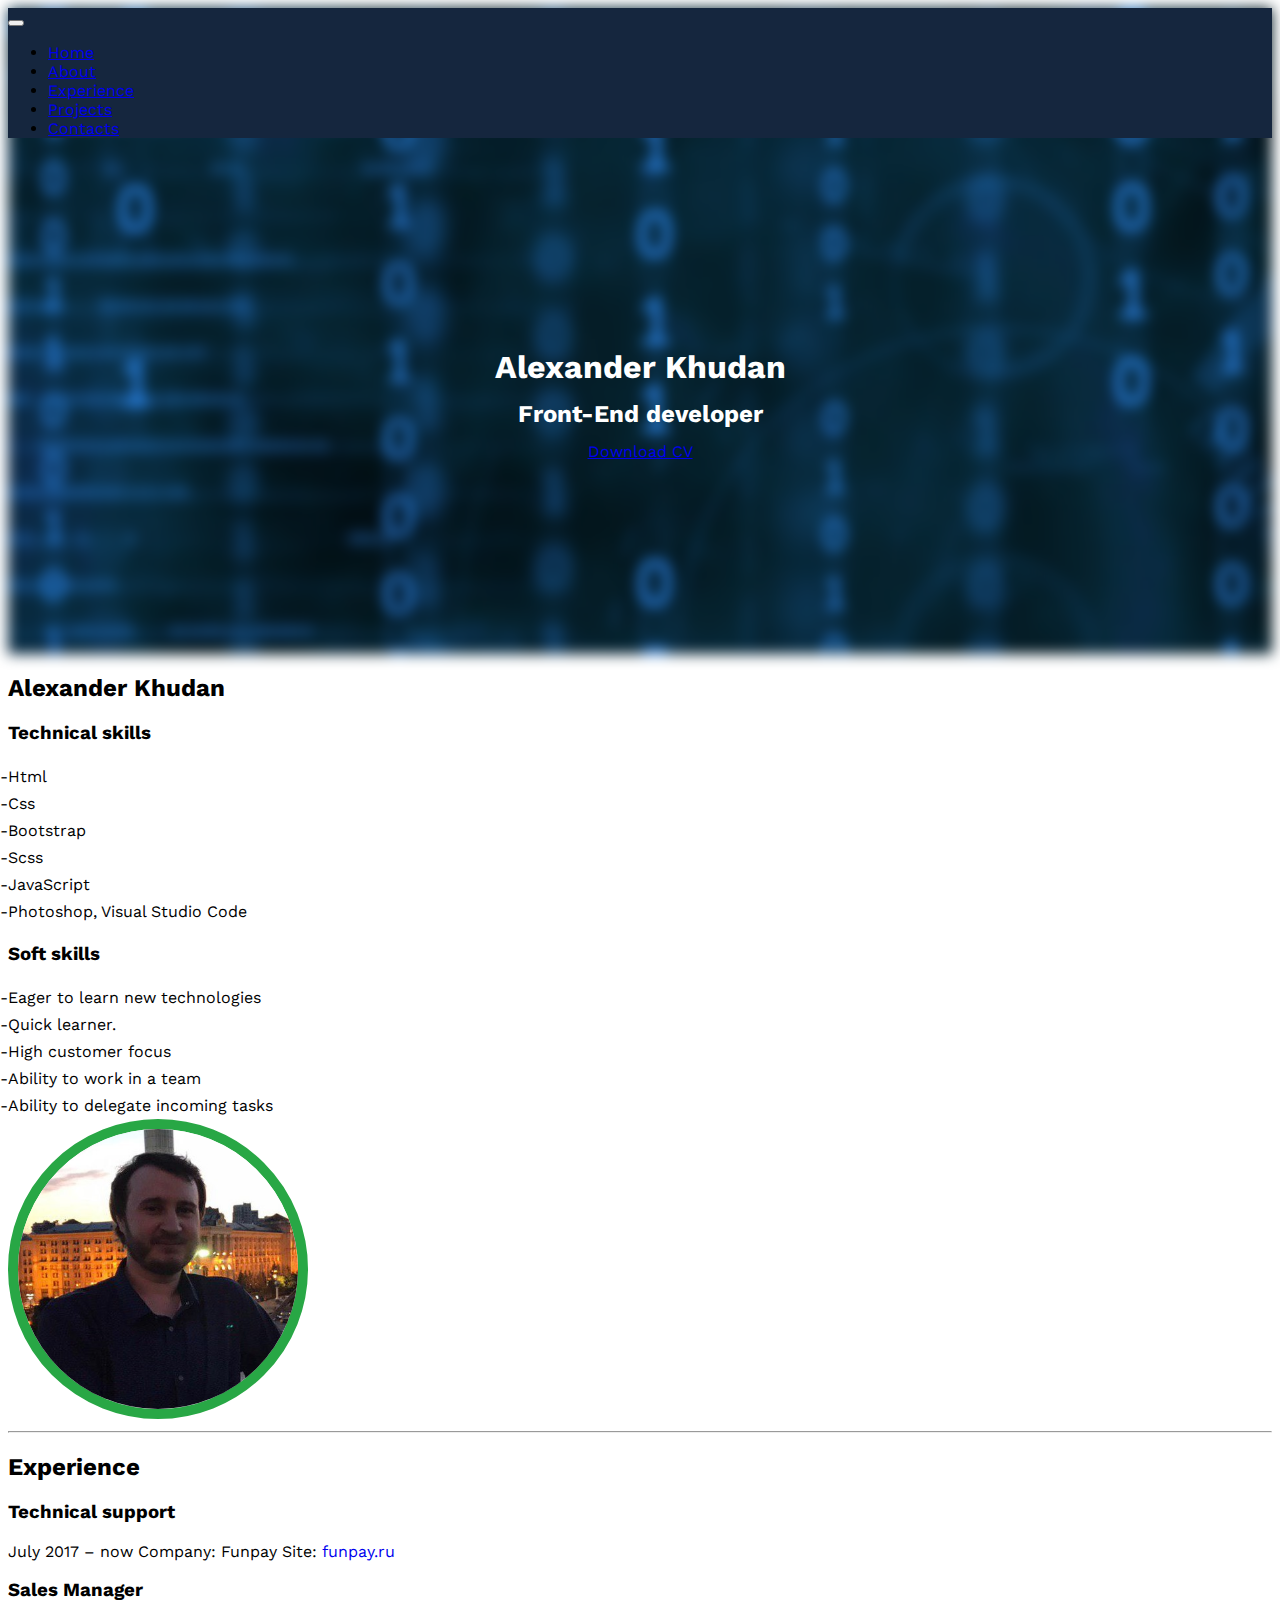
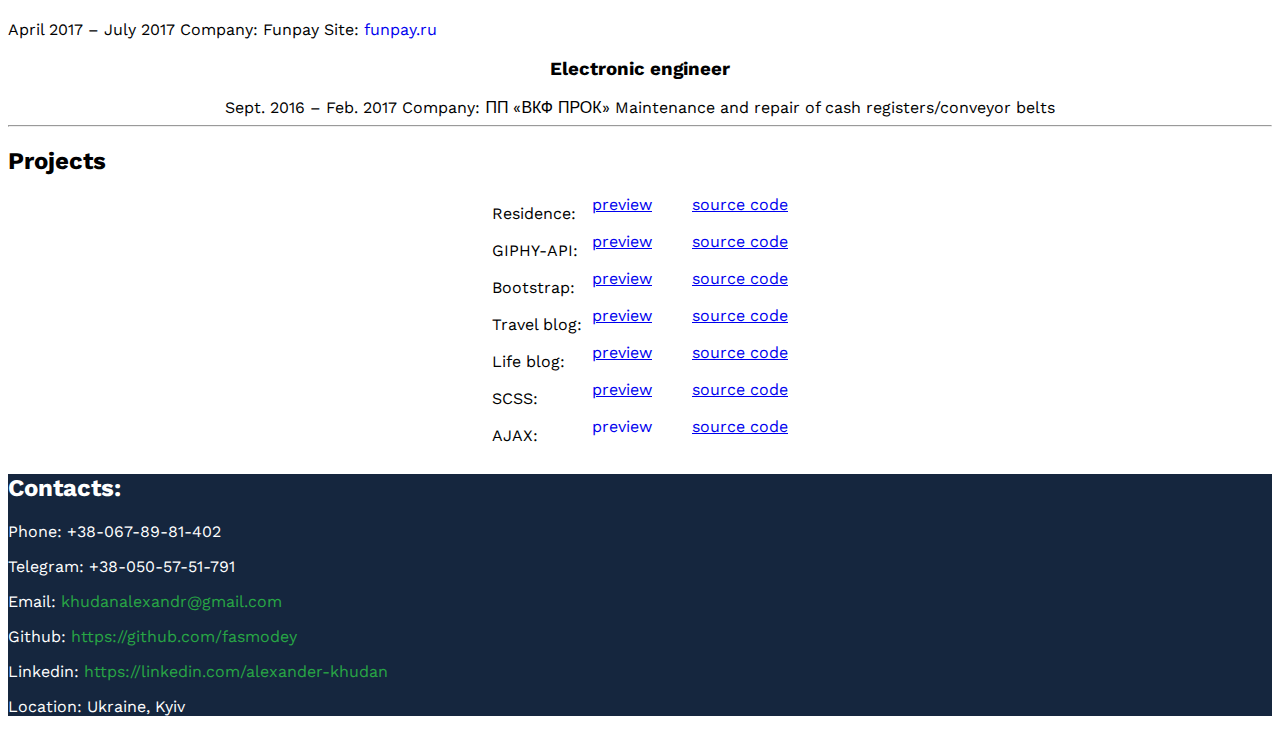
<file: index.html>
<!DOCTYPE html>
<html lang="en">
<head>
    <meta charset="UTF-8">
    <meta name="viewport" content="width=device-width, initial-scale=1.0">
    <link rel="icon" type="image/png" sizes="32x32" href="images/favicon-32x32.png">
    <link href="https://fonts.googleapis.com/css2?family=Work+Sans&display=swap" rel="stylesheet">
    <link rel="stylesheet" href="https://stackpath.bootstrapcdn.com/bootstrap/4.5.0/css/bootstrap.min.css" integrity="sha384-9aIt2nRpC12Uk9gS9baDl411NQApFmC26EwAOH8WgZl5MYYxFfc+NcPb1dKGj7Sk" crossorigin="anonymous">
    <link rel="stylesheet" href="css/style.css">
    <title>CV</title>
</head>
<body>
    <header class="header" id="home">
        <div class="header-wrapper">
            <nav class="navbar navbar-expand-lg navbar-dark header-navigation">
                <div class="container">
                    <button class="navbar-toggler" type="button" data-toggle="collapse" data-target="#navbarSupportedContent" aria-controls="navbarSupportedContent" aria-expanded="false" aria-label="Toggle navigation">
                        <span class="navbar-toggler-icon"></span>
                    </button>

                    <div class="collapse navbar-collapse" id="navbarSupportedContent">
                        <ul class="navbar-nav font-weight-bold navbar-center">
                            <li class="nav-item">
                                <a class="nav-link text-white" href="#home">Home</a>
                            </li>
                            <li class="nav-item">
                                <a class="nav-link text-white" href="#about">About</a>
                            </li>
                            <li class="nav-item">
                                <a class="nav-link text-white" href="#experience">Experience</a>
                            </li>
                            <li class="nav-item">
                                <a class="nav-link text-white" href="#projects">Projects</a>
                            </li>
                            <li class="nav-item">
                                <a class="nav-link text-white" href="#contacts">Contacts</a>
                            </li>
                        </ul>
                    </div>
                </div>
            </nav>
            
            <div class="header-cv__wrapper">
                <article class="header-cv">
                    <h1 class="header-cv__who">Alexander Khudan</h1>
                    <h2 class="header-cv__title">Front-End developer</h2>
                    <a class="btn btn-success" href="cv-document/CV_Front-end_Alexander_Khudan.pdf" download>Download CV</a>
                </article>
            </div>
        </div>
        
    </header>

    <main class="main">
        <article id="about" class="container my-5">
            <div class="row">
                <h2 class="col-lg-12 text-center about-info__name">Alexander Khudan</h2>
                <div class="col-12 col-sm-12 col-md-6 col-lg-6 col-xl-6 d-flex justify-content-center order-md-1 order-sm-2 order-2 about-info">
                    <div class="about-info__skills">
                        <h3 class="about-info__hard-skills mt-4">Technical skills</h3>
                        <ul class="technical-skills">
                            <li class="technical-skill__item">Html</li>
                            <li class="technical-skill__item">Css</li>
                            <li class="technical-skill__item">Bootstrap</li>
                            <li class="technical-skill__item">Scss</li>
                            <li class="technical-skill__item">JavaScript</li>
                            <li class="technical-skill__item">Photoshop, Visual Studio Code</li>
                        </ul>
                        <h3 class="about-info__soft-skills mt-4">Soft skills</h3>
                        <ul class="soft-skills">
                            <li class="soft-skill__item">Eager to learn new technologies</li>
                            <li class="soft-skill__item">Quick learner.</li>
                            <li class="soft-skill__item">High customer focus</li>
                            <li class="soft-skill__item">Ability to work in a team</li>
                            <li class="soft-skill__item">Ability to delegate incoming tasks</li>
                        </ul>
                    </div>
                </div>
                <div class="col-12 col-sm-12 col-md-6 col-lg-6 col-xl-6 d-flex justify-content-center justify-content-md-end align-items-center order-md-2 order-sm-1 order-1 img-wrapper">
                    <img src="images/photo_2019.jpg" alt="Alexander" class=" about-info__photo">
                </div>
            </div>
            <hr>
        </article>
        <article id="experience" class="container">
            <div class="row">
                <h2 class="col-lg-12 text-center mb-4 experience-work">Experience</h2>
                <div class="col-sm-12 col-md-12 col-lg-6 col-xl-6 d-flex flex-column align-items-center mt-md-3 experience-work__sales-manager">
                    <h3 class="sales-manager__title">Technical support</h3>
                    <span class="sales-manager__from-to">July 2017 – now</span>
                    <span class="sales-manager__company">Company: Funpay</span>
                    <span>Site: <a href="https://funpay.ru/" class="technical-support__profile projects-info__link" target="_blank">funpay.ru</a></span>
                </div>
                <div class="col-sm-12 col-md-12 col-lg-6 col-xl-6 d-flex flex-column align-items-center mt-md-3 experience-work__sales-manager">
                    <h3 class="sales-manager__title">Sales Manager</h3>
                    <span class="sales-manager__from-to">April 2017 – July 2017</span>
                    <span class="sales-manager__company">Company: Funpay</span>
                    <span>Site: <a href="https://funpay.ru/" class="sales-manager__profile projects-info__link" target="_blank">funpay.ru</a></span>
                </div>
                <div class="col-sm-12 col-md-12 col-lg-6 col-xl-6 offset-lg-3 d-flex flex-column align-items-center mt-md-3 experience-work__electronic-engineer mt-4">
                    <h3 class="electronic-engineer__title">Electronic engineer</h3>
                    <span class="electronic-engineer__from-to">Sept. 2016 – Feb. 2017</span>
                    <span class="electronic-engineer__company">Company: ПП «ВКФ ПРОК»</span>
                    <span class="electronic-engineer__description">Maintenance and repair of cash registers/conveyor belts</span>
                </div>
            </div>
            <hr>
        </article>

        <article id="projects" class="container mt-5">
            <div class="row">
                <h2 class="col-lg-12 text-center">Projects</h2>
                <div class="projects-list col-lg-12">
                    <div class="projects-list__item my-1">
                        <span>Residence:</span>
                        <a href="https://fasmodey.github.io/portfolio/example/smart-orange/" class="btn btn-success" target="_blank">preview</a>
                        <a href="https://github.com/fasmodey/portfolio/tree/master/example/smart-orange" class="btn btn-primary" target="_blank">source code</a>
                    </div>
                    <div class="projects-list__item my-1">
                        <span>GIPHY-API:</span>
                        <a href="https://fasmodey.github.io/portfolio/example/giphy-api/" class="btn btn-success" target="_blank">preview</a>
                        <a href="https://github.com/fasmodey/portfolio/tree/master/example/giphy-api" class="btn btn-primary" target="_blank">source code</a>
                    </div>
                    <div class="projects-list__item my-1">
                        <span>Bootstrap:</span>
                        <a href="https://fasmodey.github.io/portfolio/example/bootstrap-layout/" class="btn btn-success" target="_blank">preview</a>
                        <a href="https://github.com/fasmodey/portfolio/tree/master/example/bootstrap-layout" class="btn btn-primary" target="_blank">source code</a>
                    </div>
                    <div class="projects-list__item my-1">
                        <span>Travel blog:</span>
                        <a href="https://fasmodey.github.io/portfolio/example/travel-blog/" class="btn btn-success" target="_blank">preview</a>
                        <a href="https://github.com/fasmodey/portfolio/tree/master/example/travel-blog" class="btn btn-primary" target="_blank">source code</a>
                    </div>
                    <div class="projects-list__item my-1">
                        <span>Life blog:</span>
                        <a href="https://fasmodey.github.io/portfolio/example/life-blog/" class="btn btn-success" target="_blank">preview</a>
                        <a href="https://github.com/fasmodey/portfolio/tree/master/example/life-blog" class="btn btn-primary" target="_blank">source code</a>
                    </div>
                    <div class="projects-list__item my-1">
                        <span>SCSS:</span>
                        <a href="https://fasmodey.github.io/portfolio/example/scss-preprocessor/" class="btn btn-success" target="_blank">preview</a>
                        <a href="https://github.com/fasmodey/portfolio/tree/master/example/scss-preprocessor" class="btn btn-primary" target="_blank">source code</a>
                    </div>
                    <div class="projects-list__item my-1">
                        <span>AJAX:</span>
                        <a href="#" class="btn btn-secondary disabled">preview</a>
                        <a href="https://github.com/fasmodey/portfolio/tree/master/example/ajax" class="btn btn-primary" target="_blank">source code</a>
                    </div>
                </div>
                
            </div>
        </article>
    </main>

    <footer class="footer mt-5">
        <article id="contacts" class="container d-flex justify-content-center text-center">
            <div class="row">
                <div class="contacts-wrapper my-5">
                    <h2 class="contact-info col-lg-12 text-center">Contacts:</h2>
                    <p class="col-lg-12 contact-social__phone">Phone: +38-067-89-81-402</p>
                    <p class="col-lg-12 contact-social__telegram">Telegram: +38-050-57-51-791</p>
                    <p class="col-lg-12 contact-social__email">Email: <a href="mailto:khudanalexandr@gmail.com" class="email-link">khudanalexandr@gmail.com</a></p>
                    <p class="col-lg-12 contact-social__github">Github: <a href="https://github.com/fasmodey" class="github-link" target="_blank">https://github.com/fasmodey</a></p>
                    <p class="col-lg-12 contact-social__linkedin">Linkedin: <a href="https://www.linkedin.com/in/alexander-khudan-328ab8a6/" class="linkedin-link" target="_blank">https://linkedin.com/alexander-khudan</a></p>
                    <p class="col-lg-12 contact-social__location">Location: Ukraine, Kyiv</p>
                </div>
            </div>
        </article>
    </footer>

    <script src="https://code.jquery.com/jquery-3.5.1.slim.min.js" integrity="sha384-DfXdz2htPH0lsSSs5nCTpuj/zy4C+OGpamoFVy38MVBnE+IbbVYUew+OrCXaRkfj" crossorigin="anonymous"></script>
    <script src="https://cdn.jsdelivr.net/npm/popper.js@1.16.0/dist/umd/popper.min.js" integrity="sha384-Q6E9RHvbIyZFJoft+2mJbHaEWldlvI9IOYy5n3zV9zzTtmI3UksdQRVvoxMfooAo" crossorigin="anonymous"></script>
    <script src="https://stackpath.bootstrapcdn.com/bootstrap/4.5.0/js/bootstrap.min.js" integrity="sha384-OgVRvuATP1z7JjHLkuOU7Xw704+h835Lr+6QL9UvYjZE3Ipu6Tp75j7Bh/kR0JKI" crossorigin="anonymous"></script>
</body>
</html>
</file>
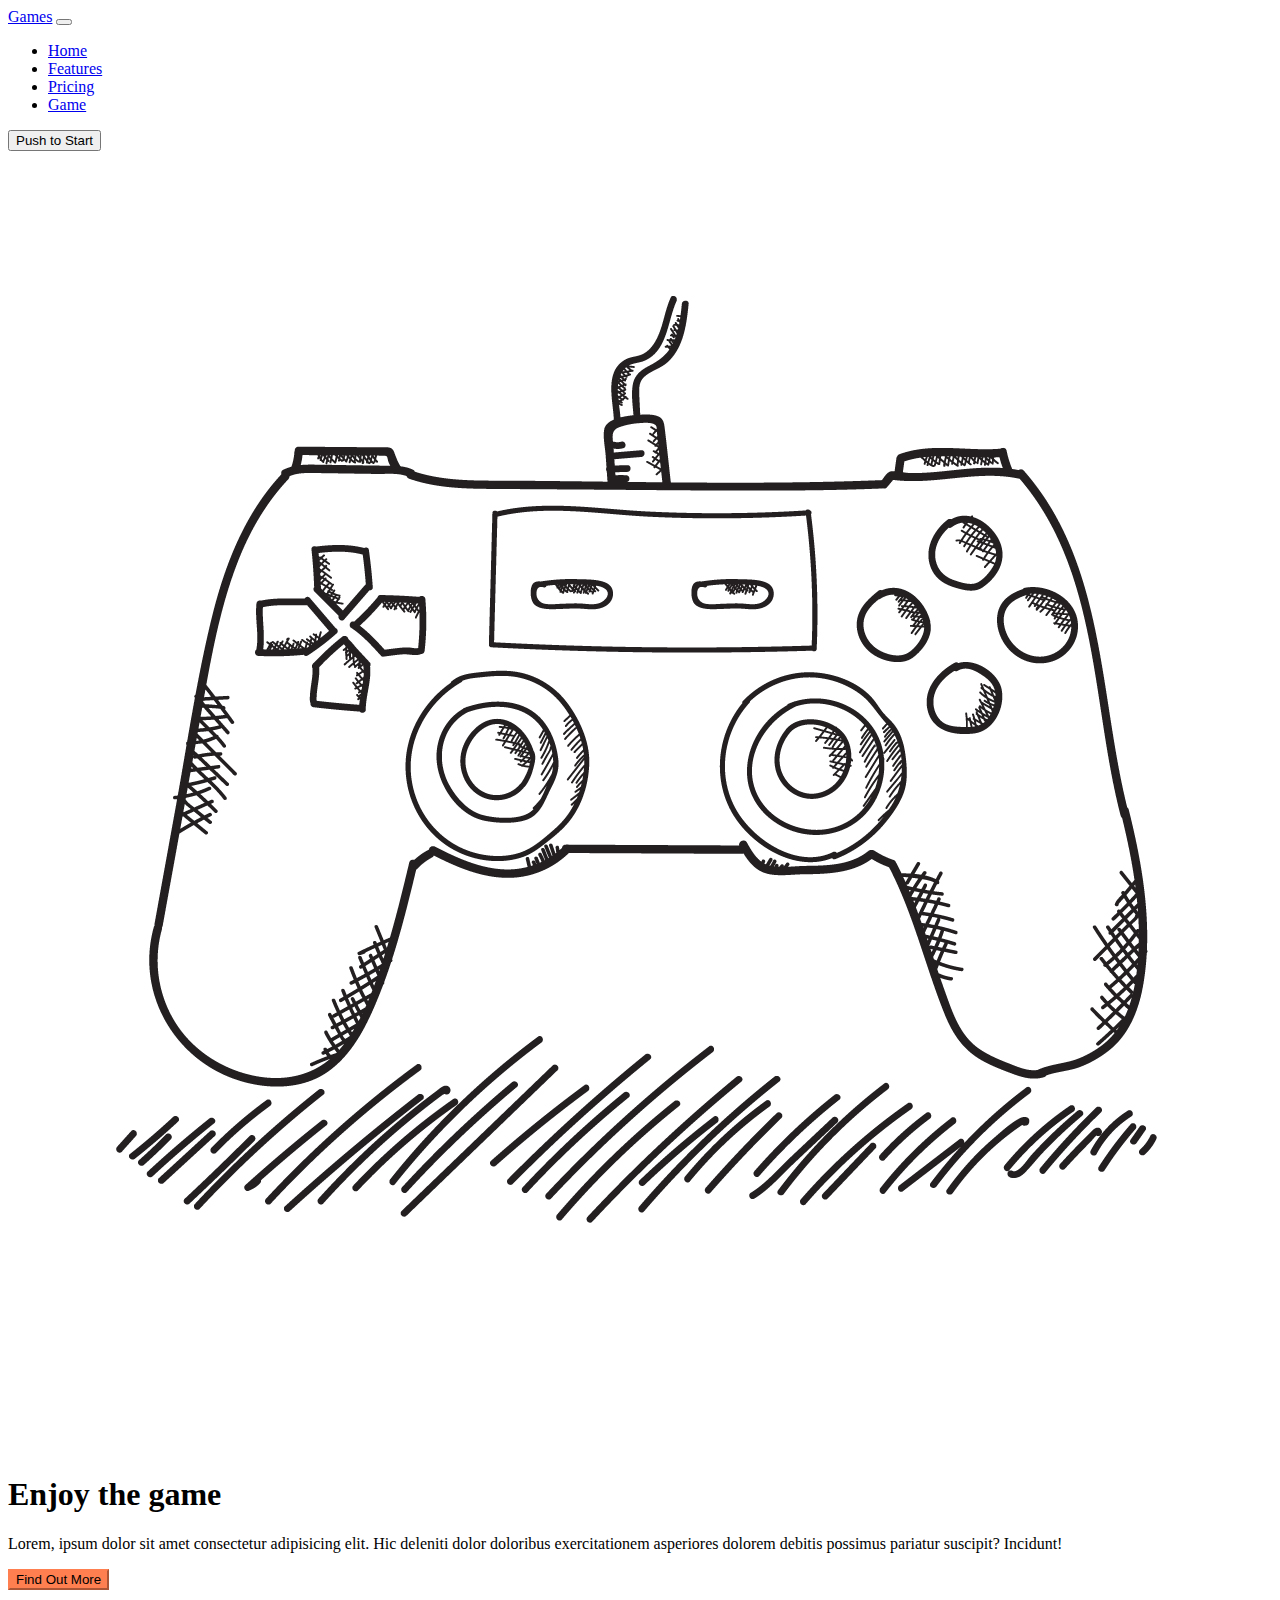
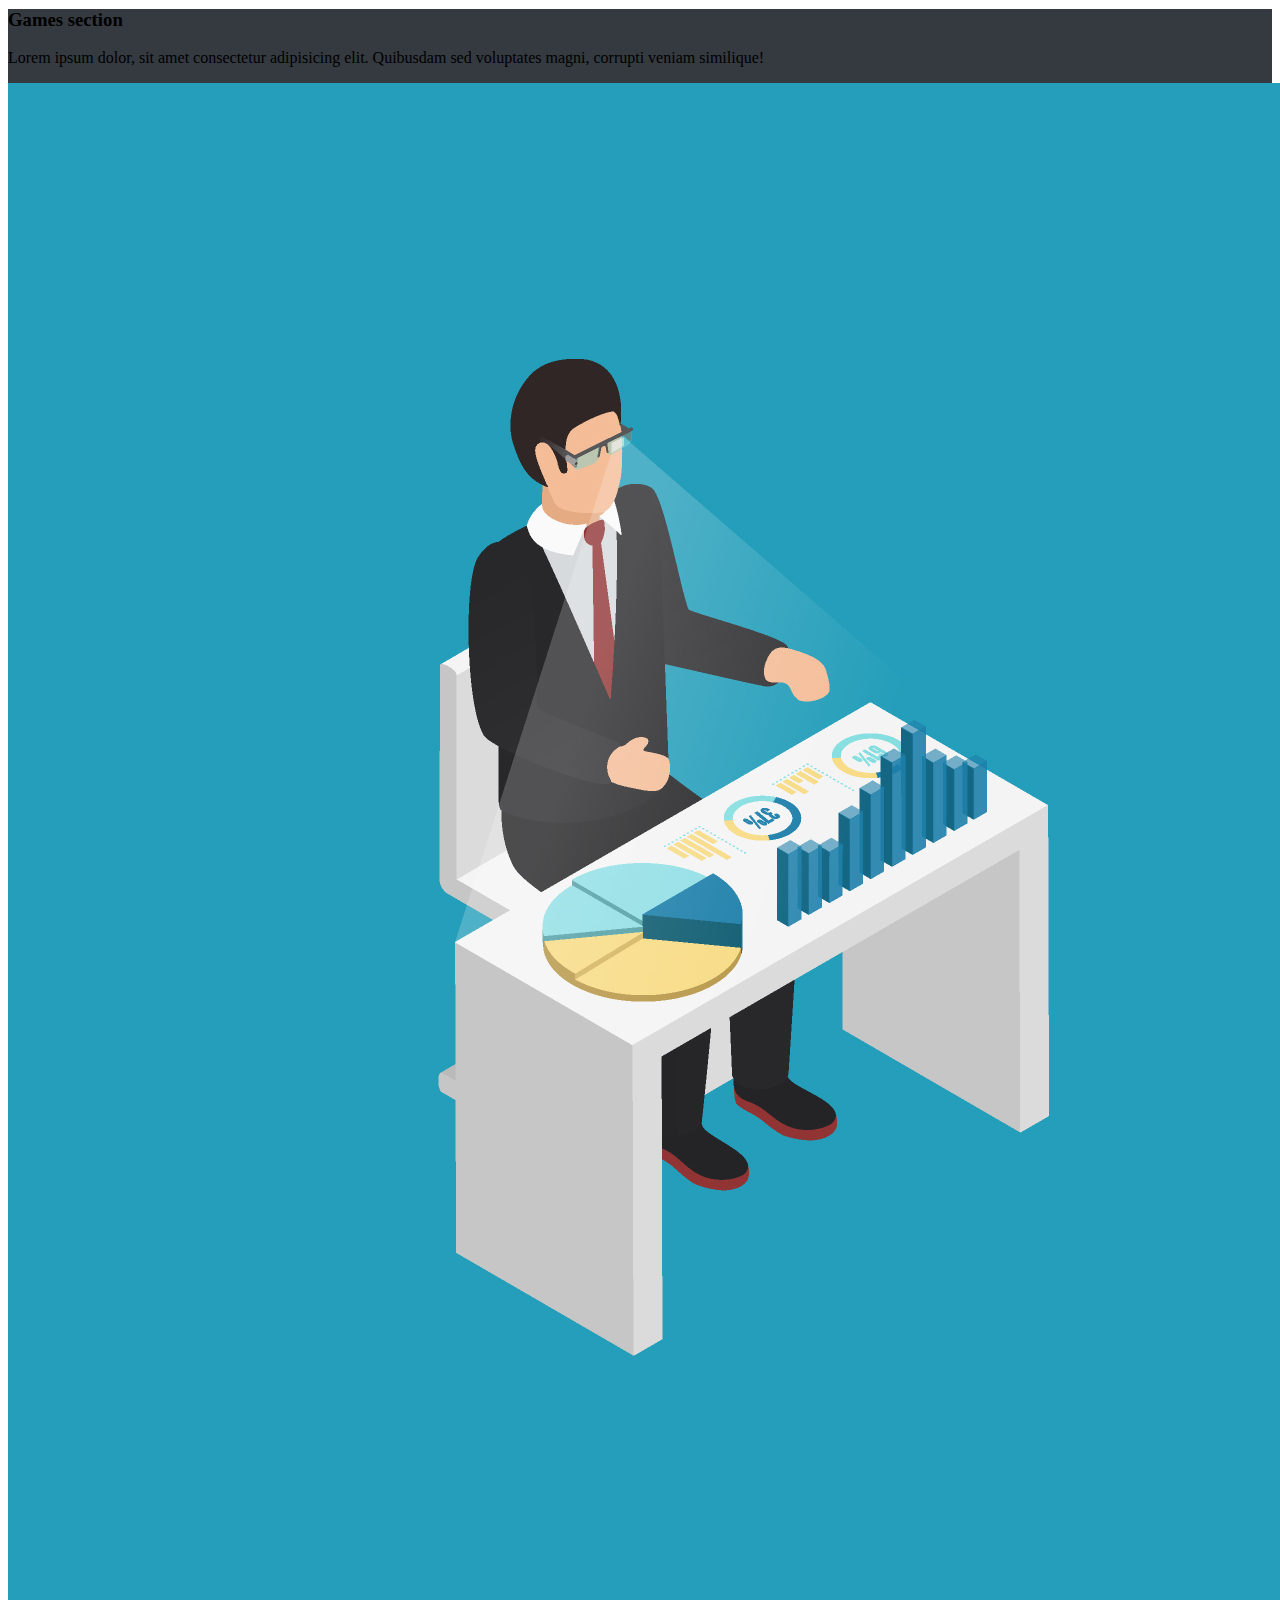
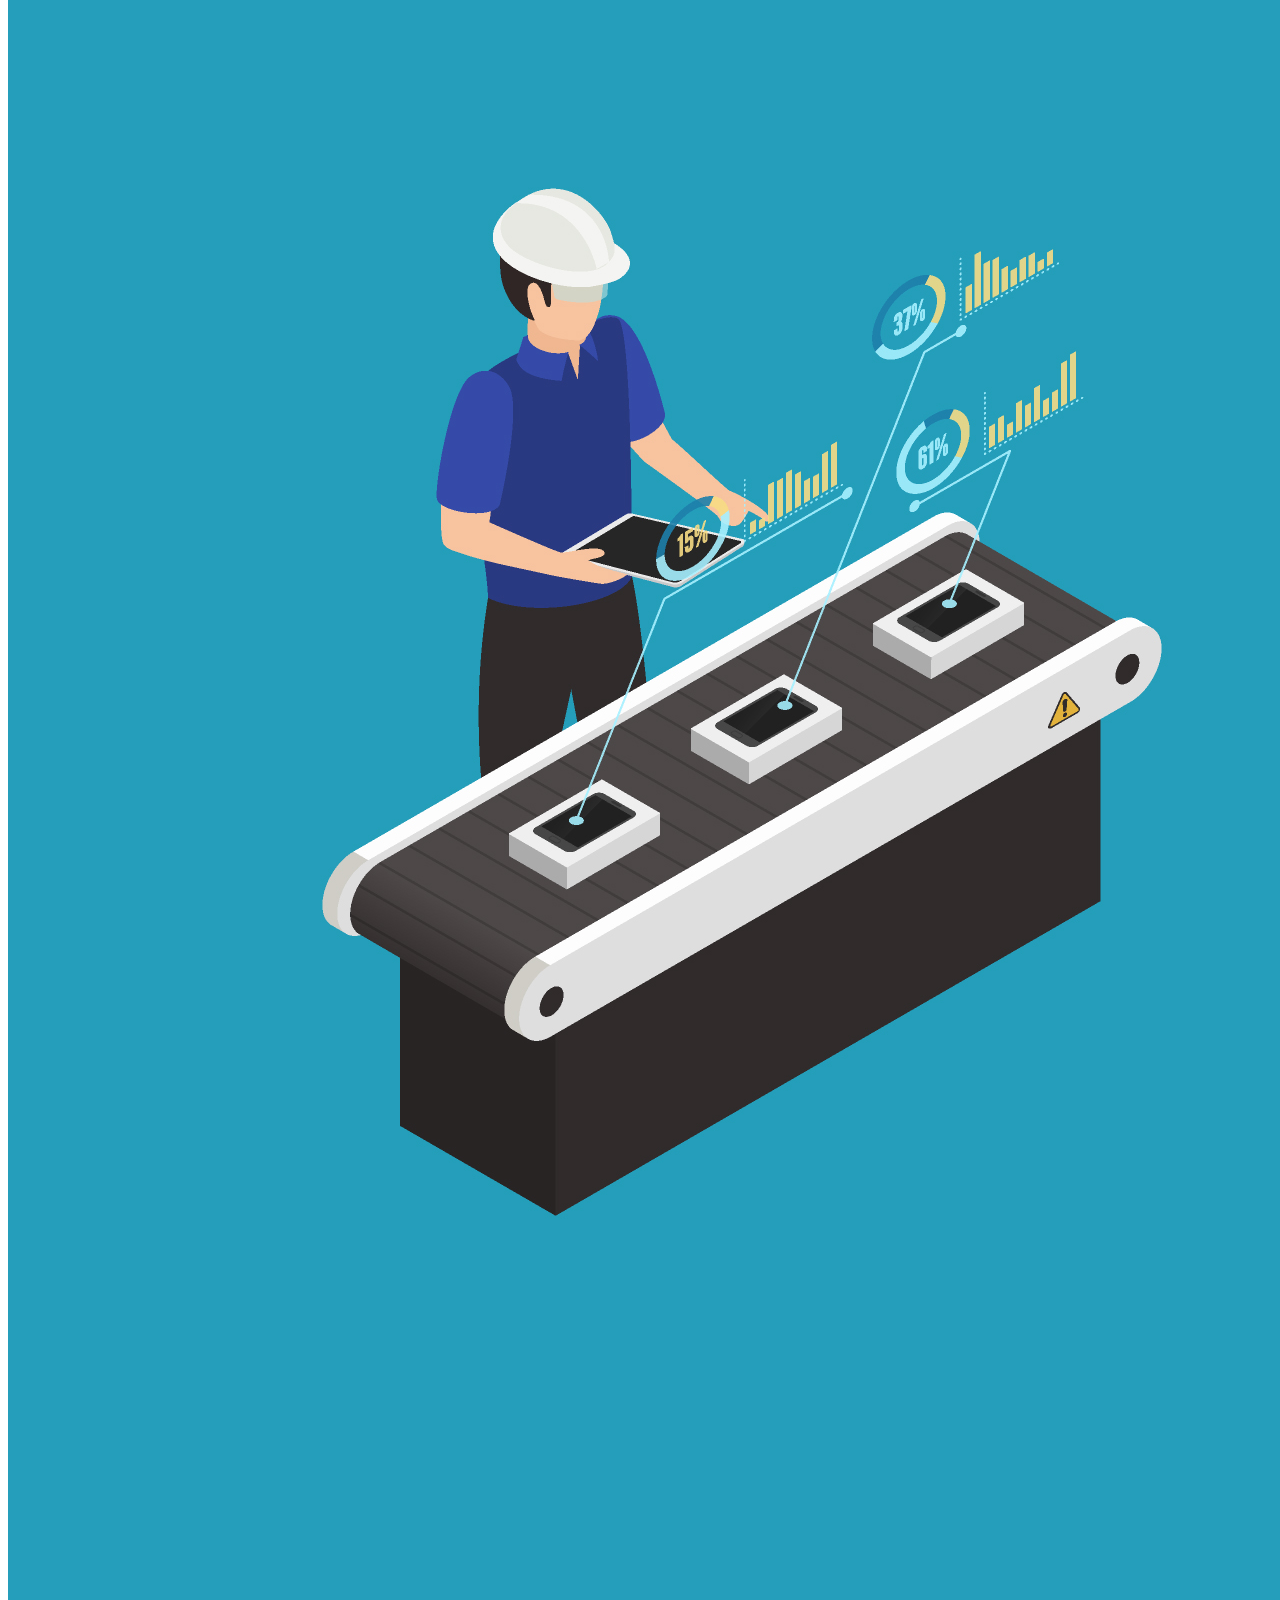
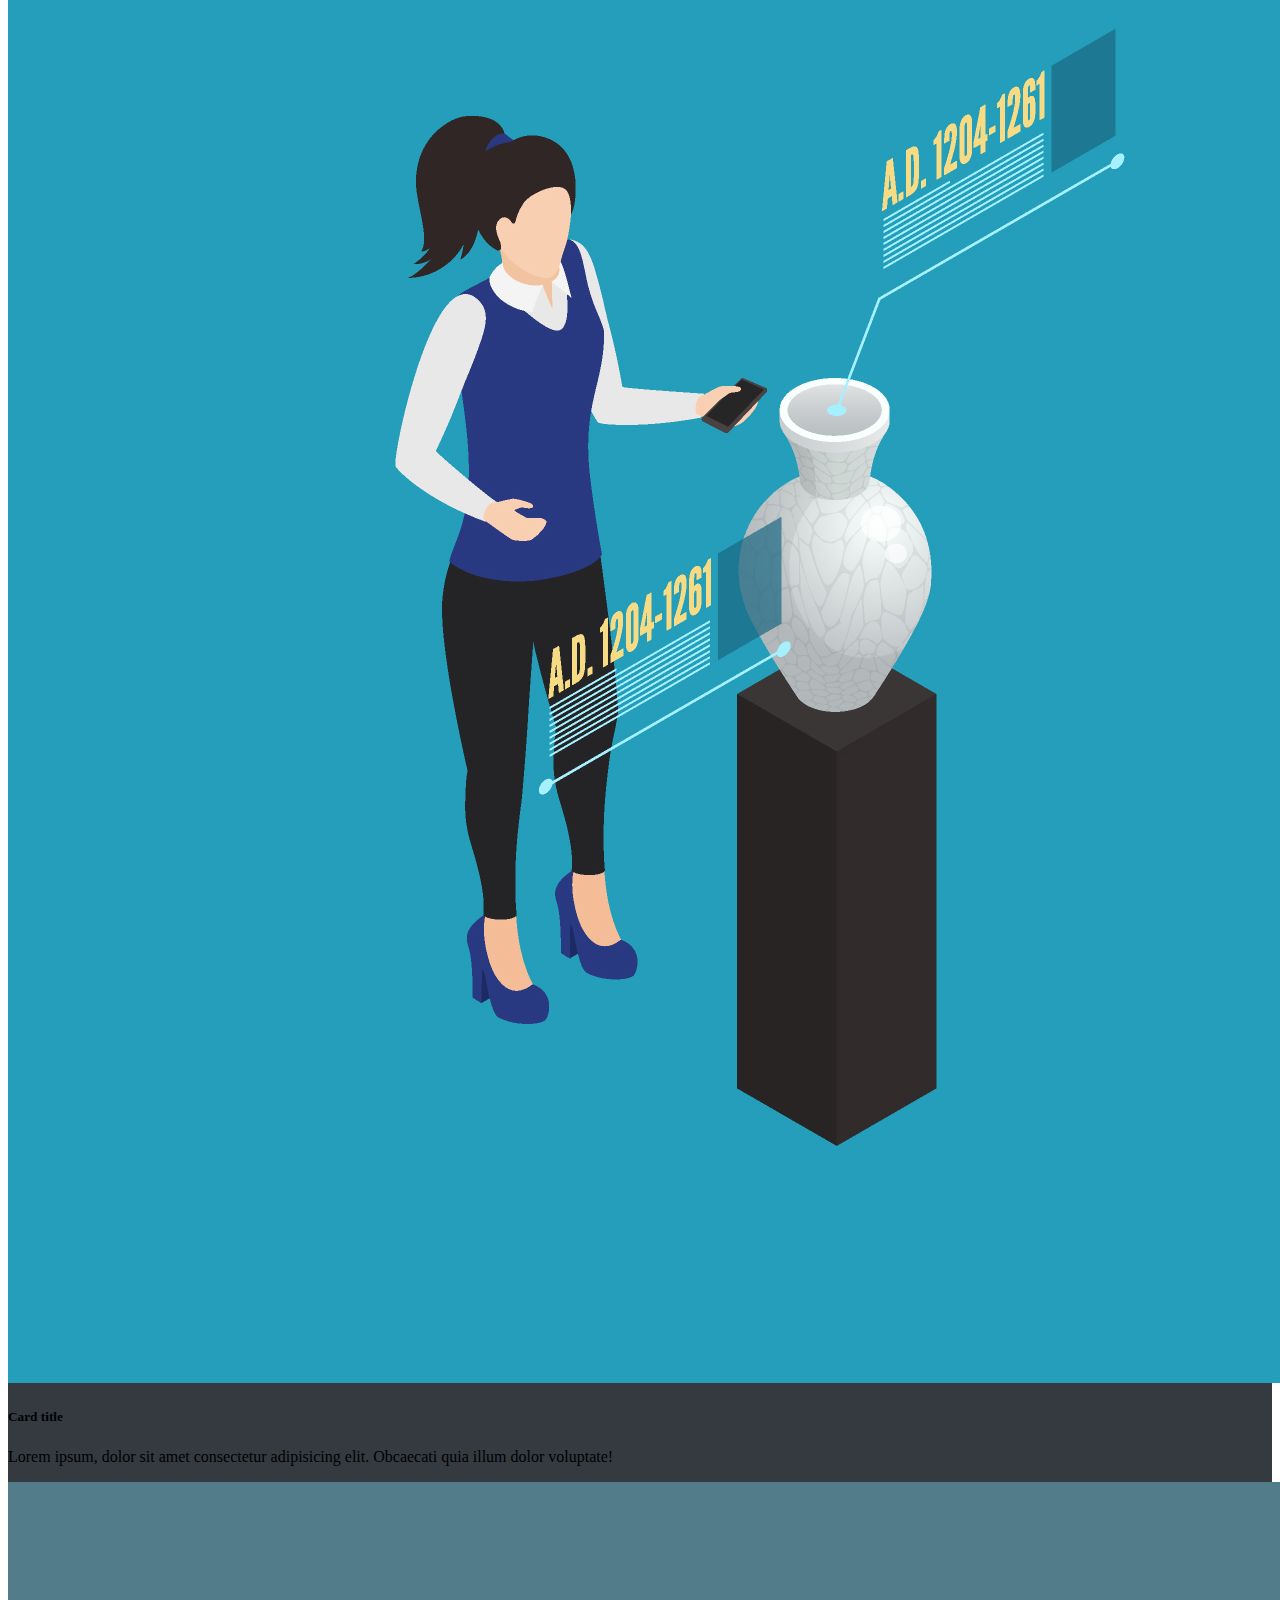
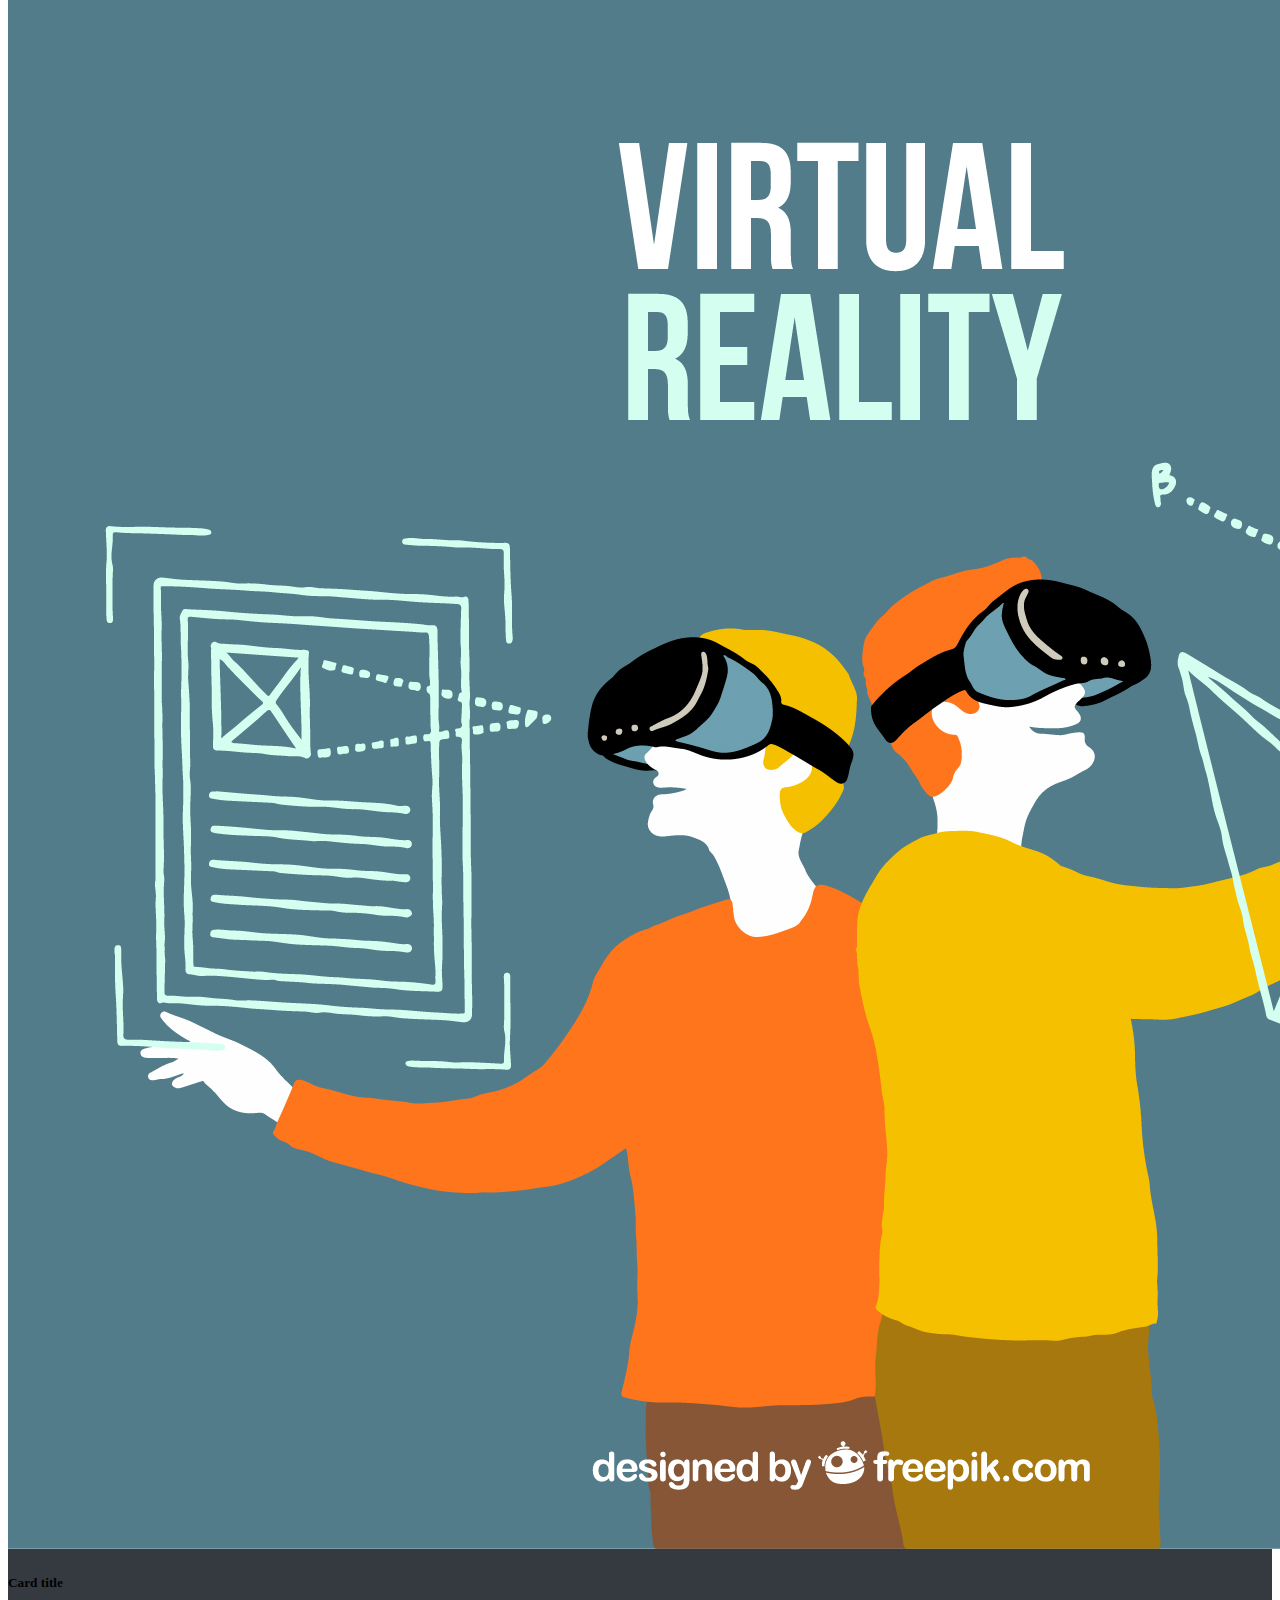
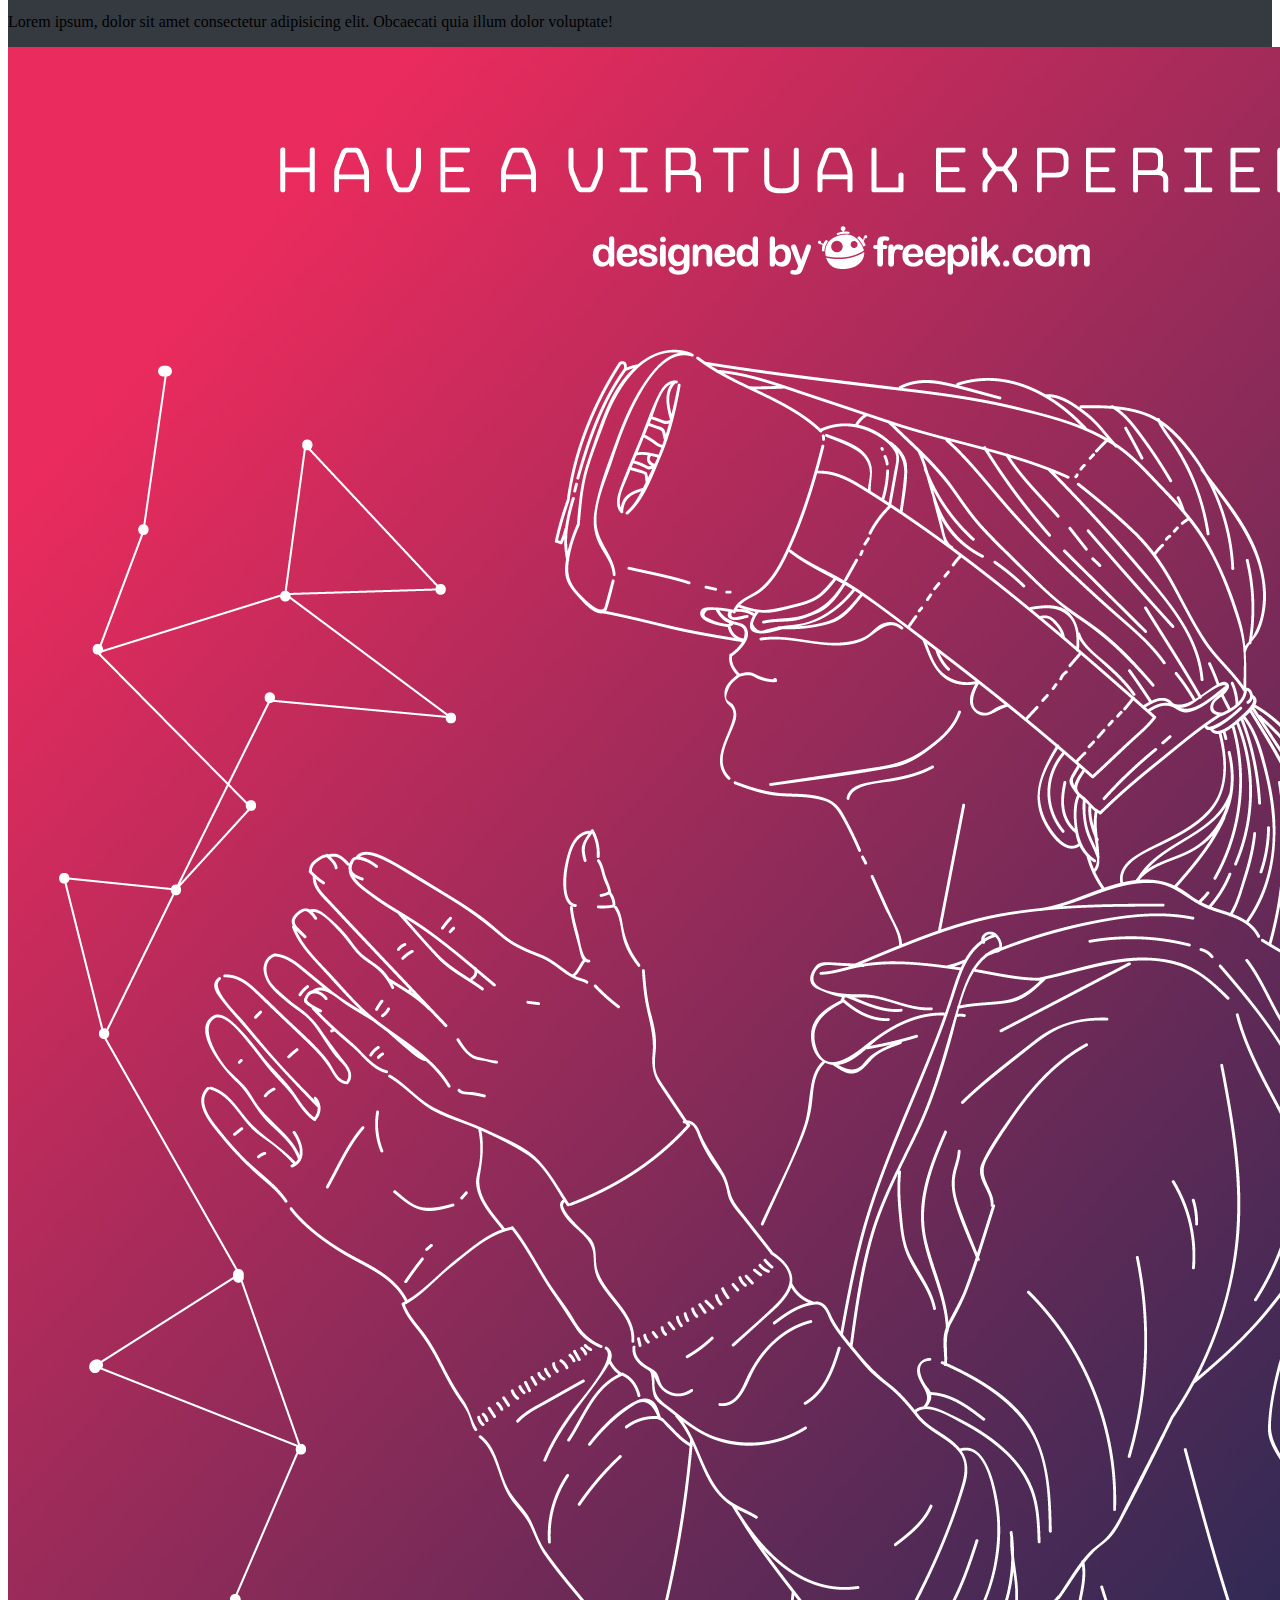
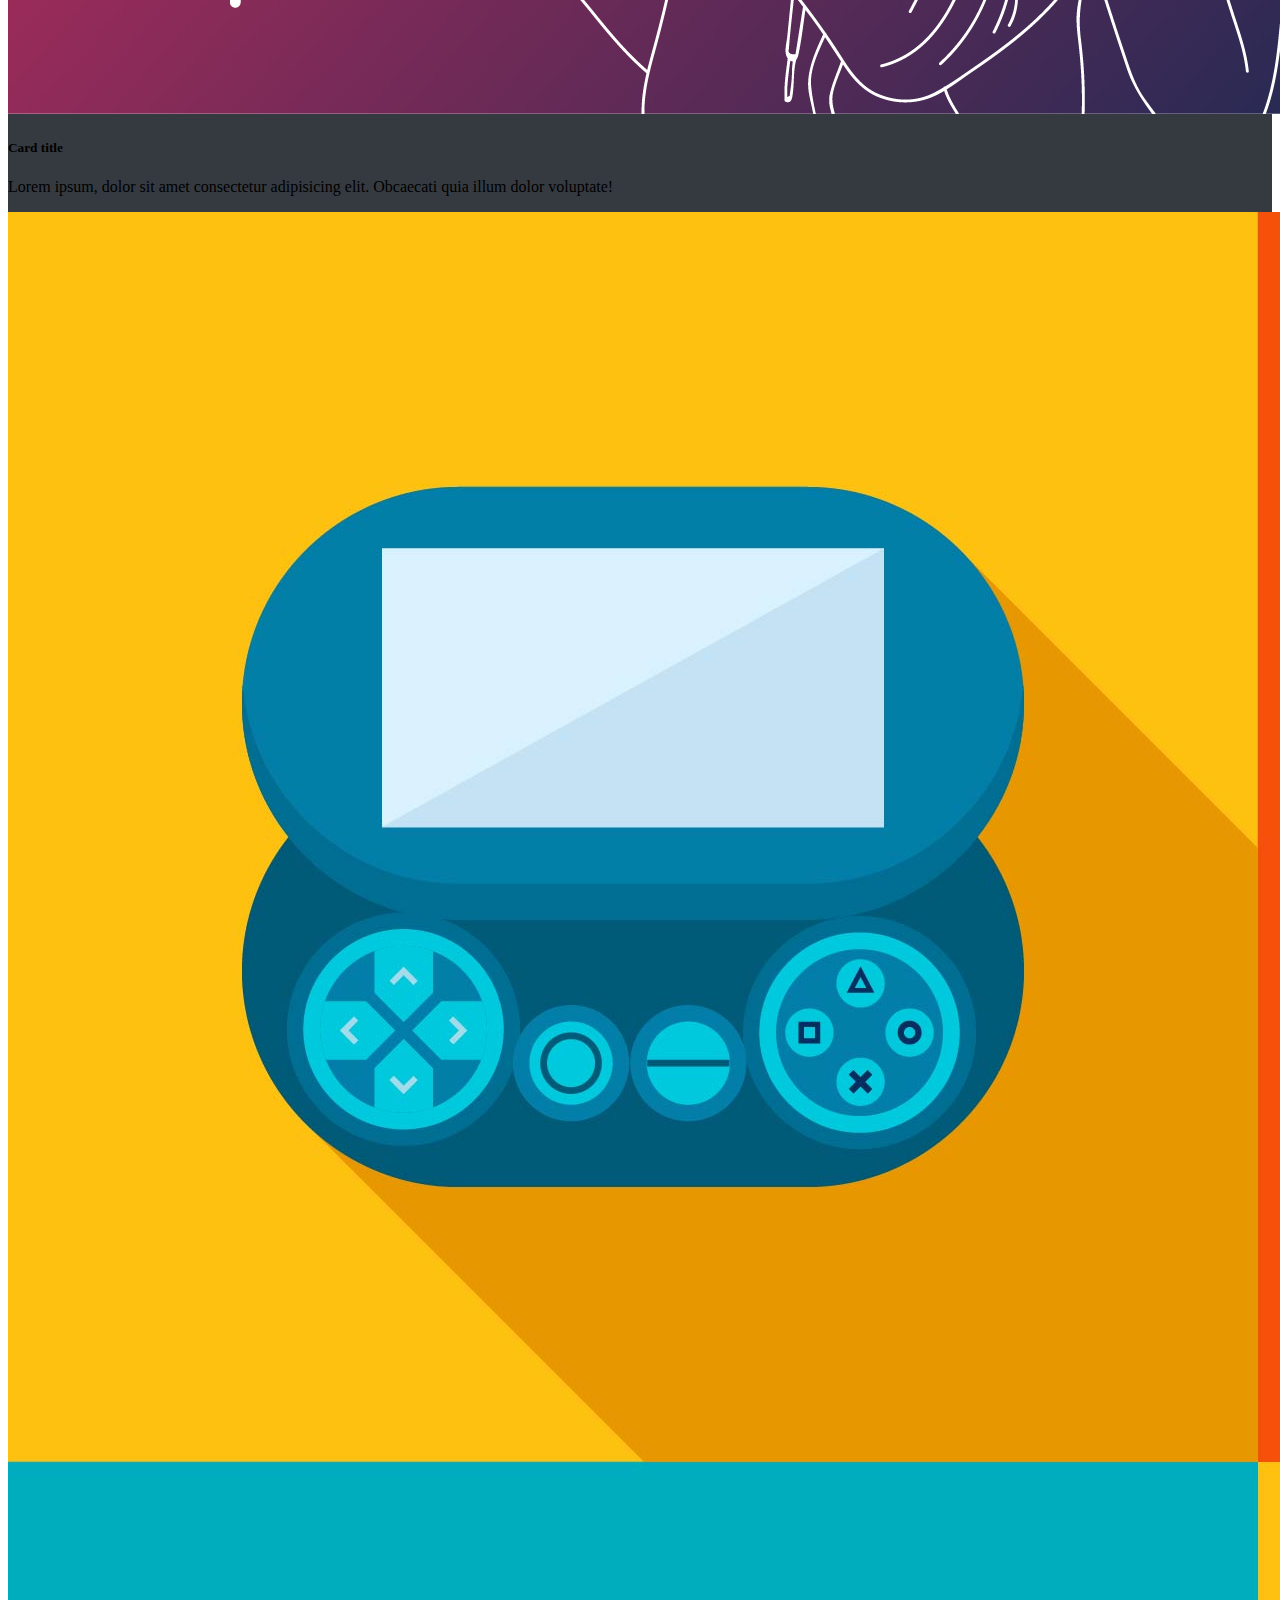
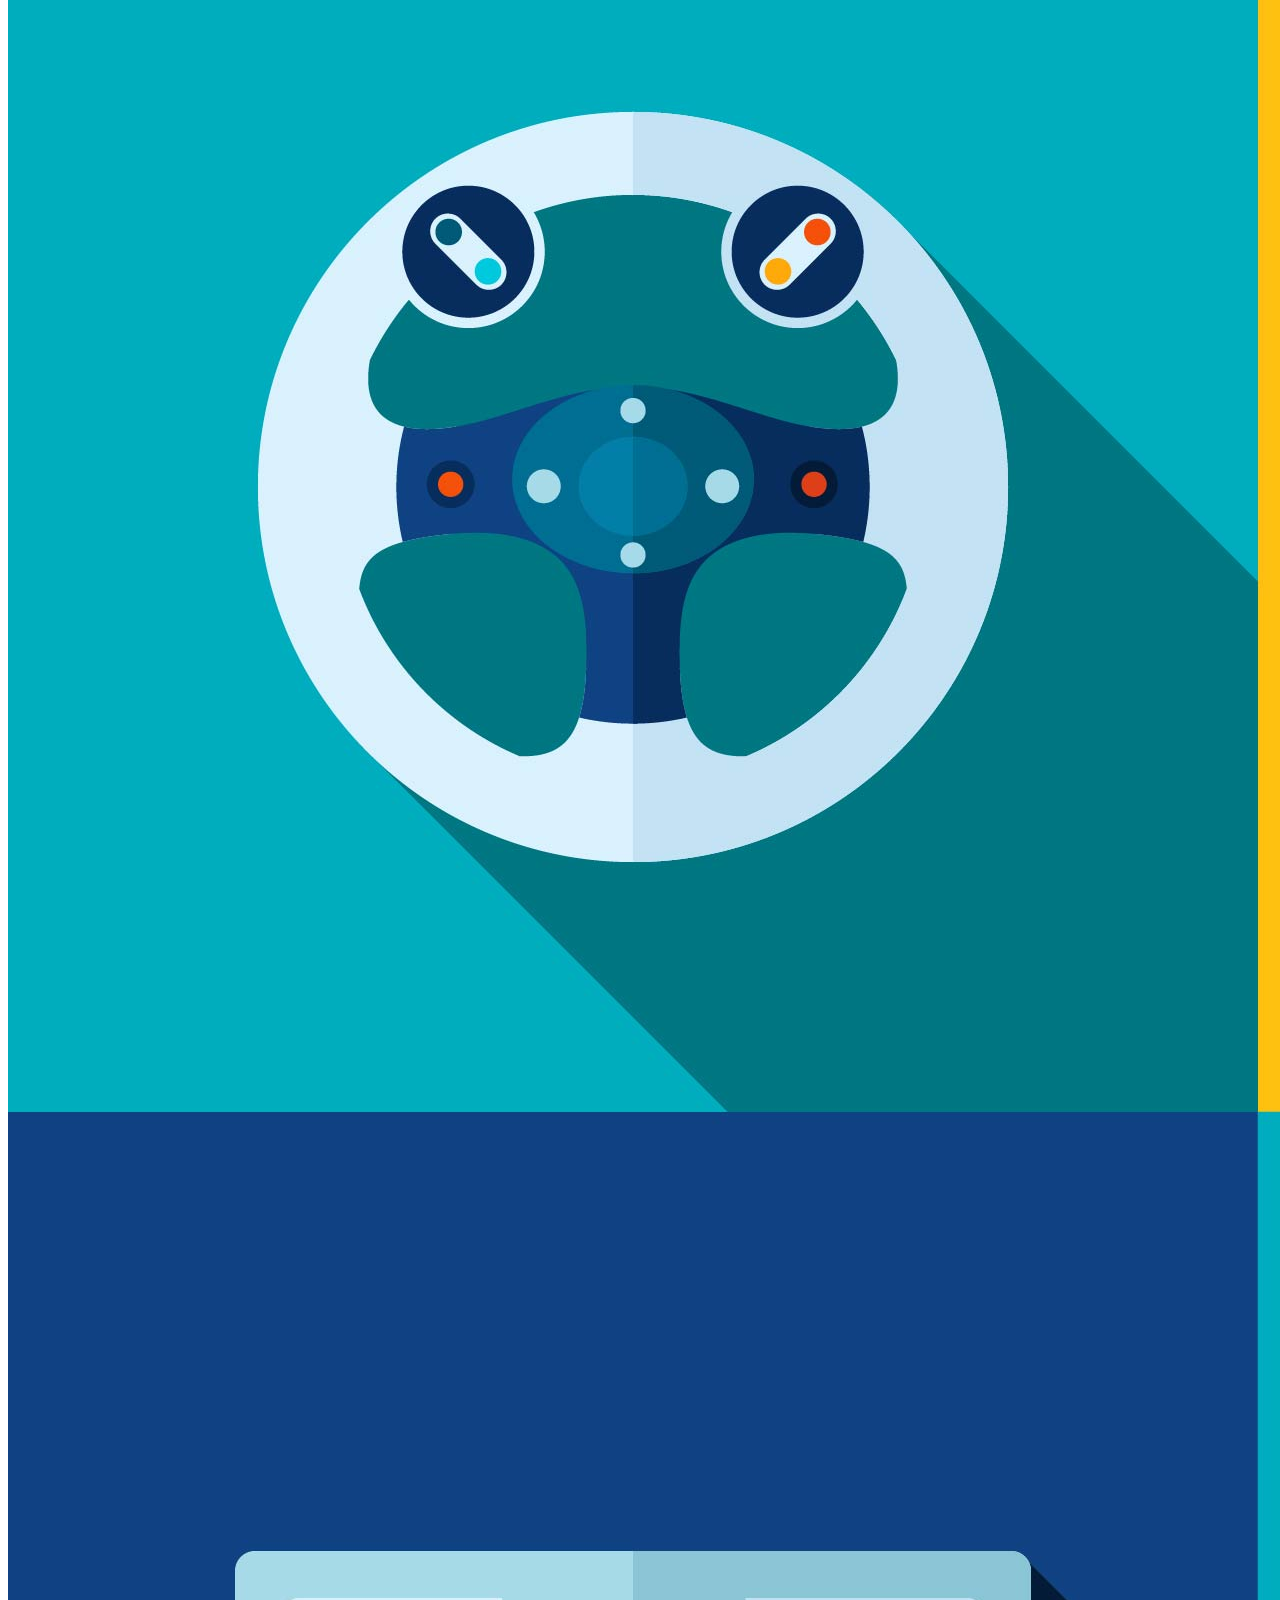
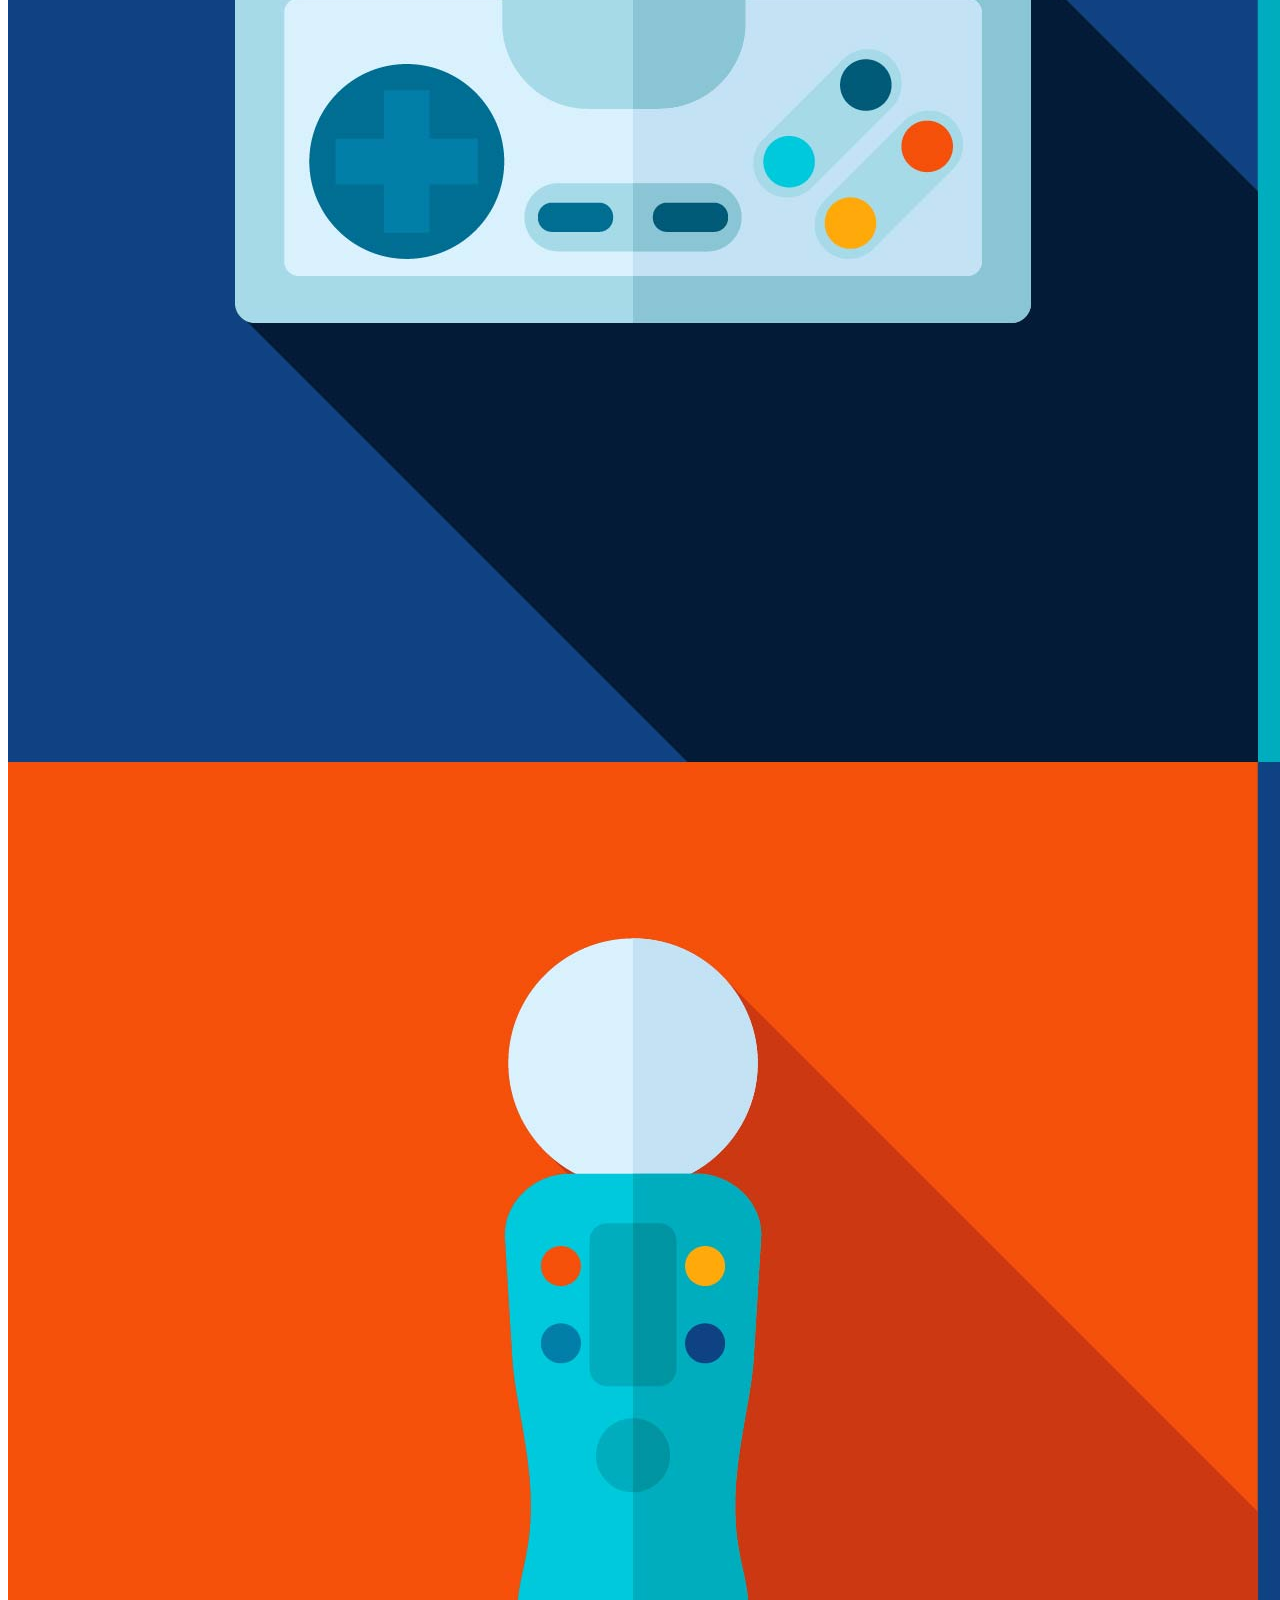
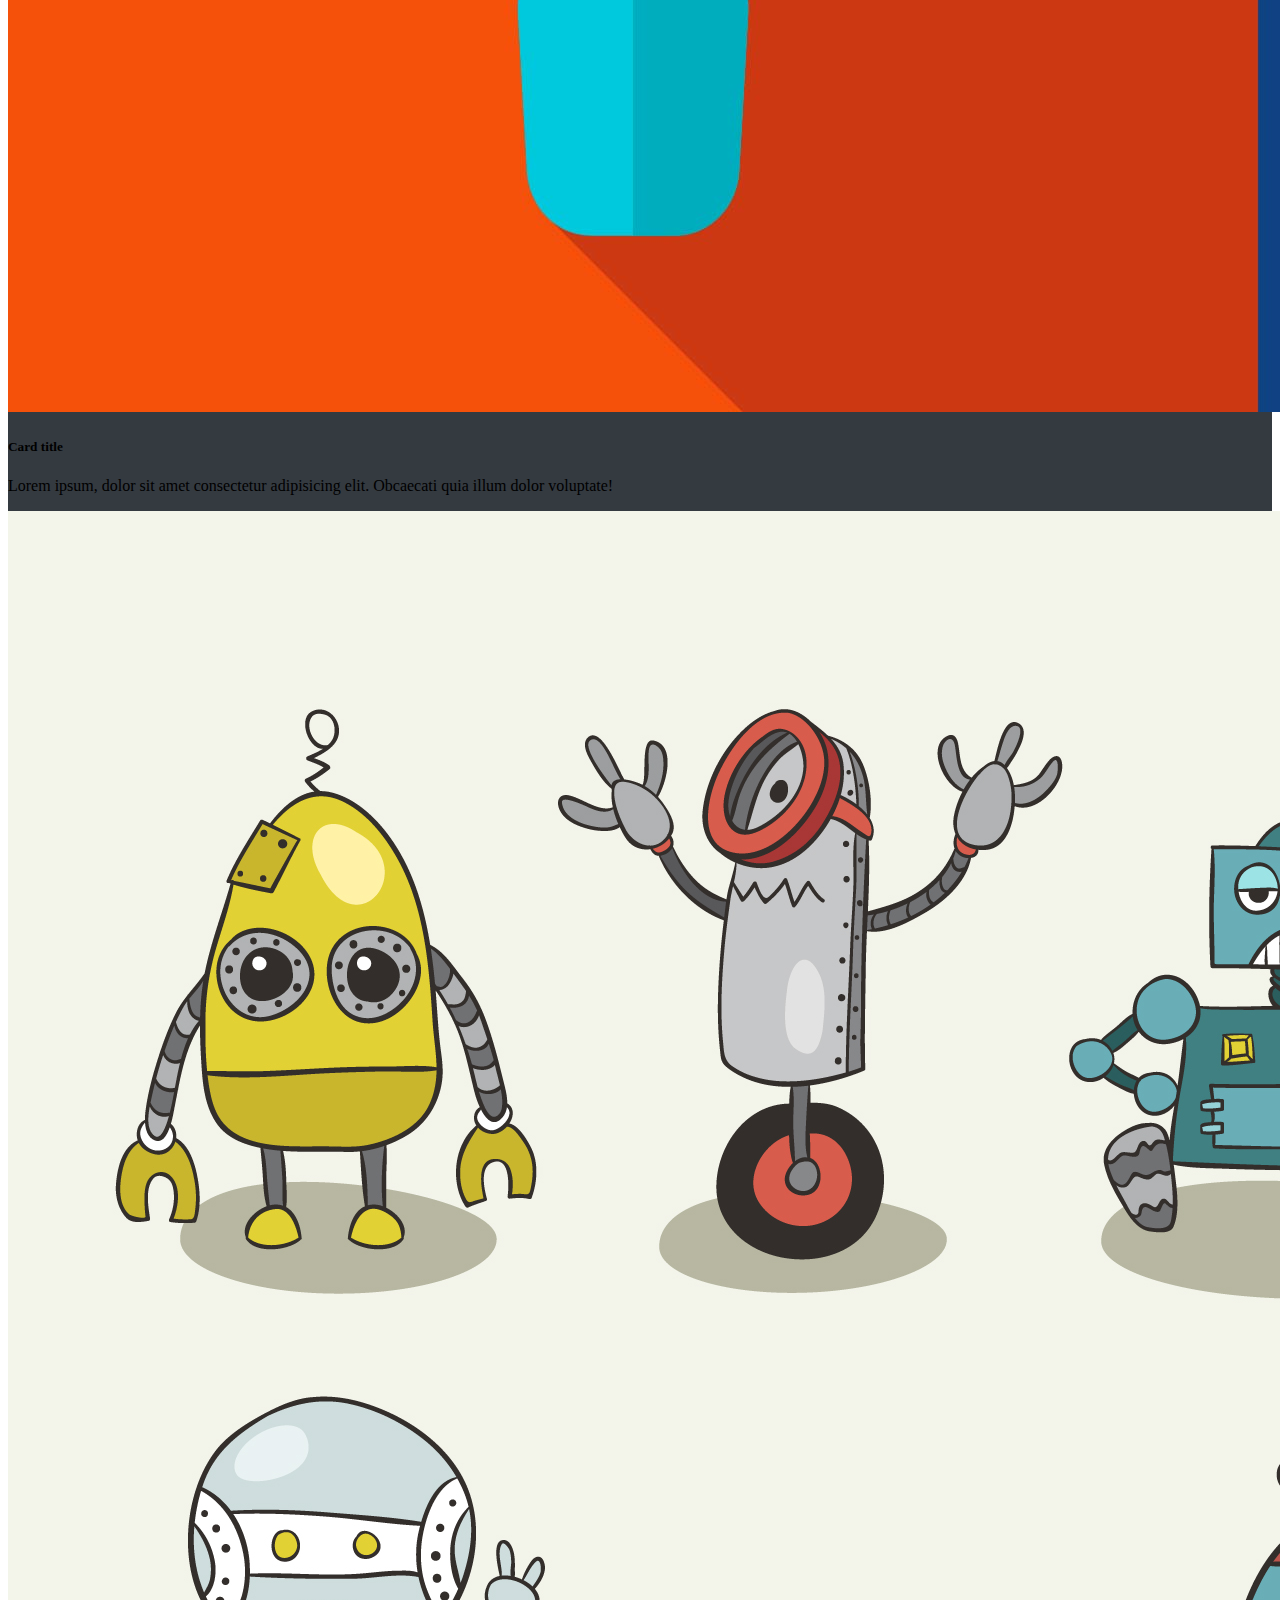
<file: example/bootstrap-layout/index.html>
<!doctype html>
<html lang="zxx">
    <head>
        <meta charset="utf-8">
        <meta name="viewport" content="width=device-width, initial-scale=1, shrink-to-fit=no">
        <link rel="stylesheet" href="https://stackpath.bootstrapcdn.com/bootstrap/4.5.0/css/bootstrap.min.css" integrity="sha384-9aIt2nRpC12Uk9gS9baDl411NQApFmC26EwAOH8WgZl5MYYxFfc+NcPb1dKGj7Sk" crossorigin="anonymous">
        <link rel="stylesheet" href="./css/styles.css">
        <title>Bootstrap</title>
    </head>
    <body>
        <header class="header">
            <nav class="navbar navbar-expand-lg navbar-light header-navigation">
                <div class="container">
                    <a class="navbar-brand text-dark" href="#"><span class='h2'>Games</span></a>
                    <button class="navbar-toggler" type="button" data-toggle="collapse" data-target="#navbarSupportedContent" aria-controls="navbarSupportedContent" aria-expanded="false" aria-label="Toggle navigation">
                        <span class="navbar-toggler-icon"></span>
                    </button>

                    <div class="collapse navbar-collapse offset-lg-3" id="navbarSupportedContent">
                        <ul class="navbar-nav mr-auto font-weight-bold">
                            <li class="nav-item">
                                <a class="nav-link text-dark" href="#">Home</a>
                            </li>
                            <li class="nav-item">
                                <a class="nav-link text-dark" href="#">Features</a>
                            </li>
                            <li class="nav-item dropdown">
                                <a class="nav-link text-dark" href="#">Pricing</a>
                            </li>
                            <li class="nav-item">
                                <a class="nav-link text-dark" href="#">Game</a>
                            </li>
                        </ul>
                        <form class="form-inline my-2 my-lg-0">
                            <button type="button" class="btn btn-dark rounded-0">Push to Start</button>
                        </form>
                    </div>
                </div>
            </nav>
            <div class="container header-content">
                <div class="row">
                    <div class="header-content__image order-lg-12 col-md-12 col-lg-6 offset-lg-1">
                        <img src="./assets/hero-5.jpg" alt="Controller" class="img-fluid">
                    </div>
                    <div class="header-content__description order-lg-1 col-md-12 col-lg-4 mt-5 mb-5">
                        <h1 class="header-content__description--title">Enjoy the game</h1>
                        <p class="header-content__description--article">Lorem, ipsum dolor sit amet consectetur adipisicing elit. Hic deleniti dolor doloribus exercitationem asperiores dolorem debitis possimus pariatur suscipit? Incidunt!</p>
                        <button type="button" class="btn text-white btn-warning header-content__description--button">Find Out More</button>
                    </div>
                    
                </div>
            </div>
        </header>

        <main class="main">
            <div class="container-wrapper__dark">
                <div class="container">
                    <div class="row">
                        <div class="game-section text-white mt-5 text-center">
                            <h3 class="game-section__title col-6 col-sm-6 col-md-6 col-lg-4 m-auto text-center">Games section</h3>
                            <p class="game-section__desription col-12 col-sm-12 col-md-12 col-lg-6 m-auto">
                                Lorem ipsum dolor, sit amet consectetur adipisicing elit. Quibusdam sed voluptates magni, corrupti veniam similique!
                            </p>
                            <div class="container">
                                <div class="row d-inline-flex">
                                    <div class="col-12 col-sm-12 col-md-6 col-lg-4">
                                        <div class="card text-center game-section__card border-0 bg-transparent mt-5 mb-4">
                                            <img class="card-img-top shadow" src="./assets/1.jpg" alt="Card image cap">
                                            <div class="card-body">
                                                <h5 class="card-title">Card title</h5>
                                                <p class="card-text">
                                                    Lorem ipsum, dolor sit amet consectetur adipisicing elit. Obcaecati quia illum dolor voluptate!
                                                </p>
                                            </div>
                                        </div>
                                    </div>
                                    <div class="col-12 col-sm-12 col-md-6 col-lg-4">
                                        <div class="card text-center game-section__card border-0 bg-transparent mt-5 mb-4">
                                            <img class="card-img-top shadow" src="./assets/2.jpg" alt="Card image cap">
                                            <div class="card-body">
                                                <h5 class="card-title">Card title</h5>
                                                <p class="card-text">
                                                    Lorem ipsum, dolor sit amet consectetur adipisicing elit. Obcaecati quia illum dolor voluptate!
                                                </p>
                                            </div>
                                        </div>
                                    </div>
                                    <div class="col-12 col-sm-12 col-md-6 col-lg-4">
                                        <div class="card text-center game-section__card border-0 bg-transparent mt-5 mb-4">
                                            <img class="card-img-top shadow" src="./assets/3.jpg" alt="Card image cap">
                                            <div class="card-body">
                                                <h5 class="card-title">Card title</h5>
                                                <p class="card-text">
                                                    Lorem ipsum, dolor sit amet consectetur adipisicing elit. Obcaecati quia illum dolor voluptate!
                                                </p>
                                            </div>
                                        </div>
                                    </div>
                                    <div class="col-12 col-sm-12 col-md-6 col-lg-4">
                                        <div class="card text-center game-section__card border-0 bg-transparent mt-5 mb-4">
                                            <img class="card-img-top shadow" src="./assets/4.jpg" alt="Card image cap">
                                            <div class="card-body">
                                                <h5 class="card-title">Card title</h5>
                                                <p class="card-text">
                                                    Lorem ipsum, dolor sit amet consectetur adipisicing elit. Obcaecati quia illum dolor voluptate!
                                                </p>
                                            </div>
                                        </div>
                                    </div>
                                    <div class="col-12 col-sm-12 col-md-6 col-lg-4">
                                        <div class="card text-center game-section__card border-0 bg-transparent mt-5 mb-4">
                                            <img class="card-img-top shadow" src="./assets/5.jpg" alt="Card image cap">
                                            <div class="card-body">
                                                <h5 class="card-title">Card title</h5>
                                                <p class="card-text">
                                                    Lorem ipsum, dolor sit amet consectetur adipisicing elit. Obcaecati quia illum dolor voluptate!
                                                </p>
                                            </div>
                                        </div>
                                    </div>
                                    <div class="col-12 col-sm-12 col-md-6 col-lg-4">
                                        <div class="card text-center game-section__card border-0 bg-transparent mt-5 mb-4">
                                            <img class="card-img-top shadow" src="./assets/6.jpg" alt="Card image cap">
                                            <div class="card-body">
                                                <h5 class="card-title">Card title</h5>
                                                <p class="card-text">
                                                    Lorem ipsum, dolor sit amet consectetur adipisicing elit. Obcaecati quia illum dolor voluptate!
                                                </p>
                                            </div>
                                        </div>
                                    </div>
                                </div>
                            </div>
                        </div>
                    </div>
                </div>
            </div>
            
            <div class="container-wrapper__white">
                <div class="container">
                    <div class="row">
                        <div class="game-section text-dark mt-5 text-center">
                            <h2 class="game-section__title col-lg-4 m-auto">Games section</h2>
                            <p class="game-section__desription col-lg-6 m-auto text-center">
                                Lorem ipsum dolor, sit amet consectetur adipisicing elit.
                            </p>
                            <div class="container">
                                <div class="row d-inline-flex">
                                    <div class="col-12 col-sm-12 col-md-12 col-lg-6">
                                        <div class="card text-center game-section__card border-0 bg-transparent mt-5 mb-4">
                                            <img class="card-img-top shadow" src="./assets/7.jpg" alt="Card image cap">
                                            <div class="card-body">
                                                <h5 class="card-title">Card title</h5>
                                                <p class="card-text">
                                                    Lorem ipsum, dolor sit amet consectetur adipisicing elit. Obcaecati quia illum dolor voluptate!
                                                </p>
                                            </div>
                                        </div>
                                    </div>
                                    <div class="col-12 col-sm-12 col-md-12 col-lg-6">
                                        <div class="card text-center game-section__card border-0 bg-transparent mt-5 mb-4">
                                            <img class="card-img-top shadow" src="./assets/8.jpg" alt="Card image cap">
                                            <div class="card-body">
                                                <h5 class="card-title">Card title</h5>
                                                <p class="card-text">
                                                    Lorem ipsum, dolor sit amet consectetur adipisicing elit. Obcaecati quia illum dolor voluptate!
                                                </p>
                                            </div>
                                        </div>
                                    </div>
                                    <div class="col-12 col-sm-12 col-md-12 col-lg-6">
                                        <div class="card text-center game-section__card border-0 bg-transparent mt-5 mb-4">
                                            <img class="card-img-top shadow" src="./assets/9.jpg" alt="Card image cap">
                                            <div class="card-body">
                                                <h5 class="card-title">Card title</h5>
                                                <p class="card-text">
                                                    Lorem ipsum, dolor sit amet consectetur adipisicing elit. Obcaecati quia illum dolor voluptate!
                                                </p>
                                            </div>
                                        </div>
                                    </div>
                                    <div class="col-12 col-sm-12 col-md-12 col-lg-6">
                                        <div class="card text-center game-section__card border-0 bg-transparent mt-5 mb-4">
                                            <img class="card-img-top shadow" src="./assets/10.jpg" alt="Card image cap">
                                            <div class="card-body">
                                                <h5 class="card-title">Card title</h5>
                                                <p class="card-text">
                                                    Lorem ipsum, dolor sit amet consectetur adipisicing elit. Obcaecati quia illum dolor voluptate!
                                                </p>
                                            </div>
                                        </div>
                                    </div>
                                    <div class="col-12 col-sm-12 col-md-12 col-lg-6">
                                        <div class="card text-center game-section__card border-0 bg-transparent mt-5 mb-4">
                                            <img class="card-img-top shadow" src="./assets/11.jpg" alt="Card image cap">
                                            <div class="card-body">
                                                <h5 class="card-title">Card title</h5>
                                                <p class="card-text">
                                                    Lorem ipsum, dolor sit amet consectetur adipisicing elit. Obcaecati quia illum dolor voluptate!
                                                </p>
                                            </div>
                                        </div>
                                    </div>
                                    <div class="col-12 col-sm-12 col-md-12 col-lg-6">
                                        <div class="card text-center game-section__card border-0 bg-transparent mt-5 mb-4">
                                            <img class="card-img-top shadow" src="./assets/12.jpg" alt="Card image cap">
                                            <div class="card-body">
                                                <h5 class="card-title">Card title</h5>
                                                <p class="card-text">
                                                    Lorem ipsum, dolor sit amet consectetur adipisicing elit. Obcaecati quia illum dolor voluptate!
                                                </p>
                                            </div>
                                        </div>
                                    </div>
                                </div>
                            </div>
                        </div>
                    </div>
                </div>
            </div>
        </main>

        <footer class="footer">
            <div class="container pt-5 text-white">
                <div class="row">
                    <div class="footer-description col-lg-6">
                        <h4 class="footer-description__title">Subscribe</h4>
                        <p class="footer-description__text">
                            Lorem ipsum dolor sit amet consectetur, adipisicing elit. Magnam voluptas molestias totam minus.
                        </p>
                    </div>
                    <div class="footer-form col-lg-6">
                        <form>
                            <div class="form-group">
                                <input type="email" class="form-control" id="exampleInputEmail1" placeholder="Email address">
                            </div>
                            <button type="submit" class="btn btn-warning btn-block text-white footer-form__button">Subscribe</button>
                        </form>
                    </div>
                    <div class="footer-copyright m-auto pt-5 pb-3">
                        <p class="footer-copyrigth__content">&copy;2020</p>
                    </div>
                </div>
            </div>
        </footer>

        <script src="https://code.jquery.com/jquery-3.5.1.slim.min.js" integrity="sha384-DfXdz2htPH0lsSSs5nCTpuj/zy4C+OGpamoFVy38MVBnE+IbbVYUew+OrCXaRkfj" crossorigin="anonymous"></script>
        <script src="https://cdn.jsdelivr.net/npm/popper.js@1.16.0/dist/umd/popper.min.js" integrity="sha384-Q6E9RHvbIyZFJoft+2mJbHaEWldlvI9IOYy5n3zV9zzTtmI3UksdQRVvoxMfooAo" crossorigin="anonymous"></script>
        <script src="https://stackpath.bootstrapcdn.com/bootstrap/4.5.0/js/bootstrap.min.js" integrity="sha384-OgVRvuATP1z7JjHLkuOU7Xw704+h835Lr+6QL9UvYjZE3Ipu6Tp75j7Bh/kR0JKI" crossorigin="anonymous"></script>
    </body>
</html>
</file>
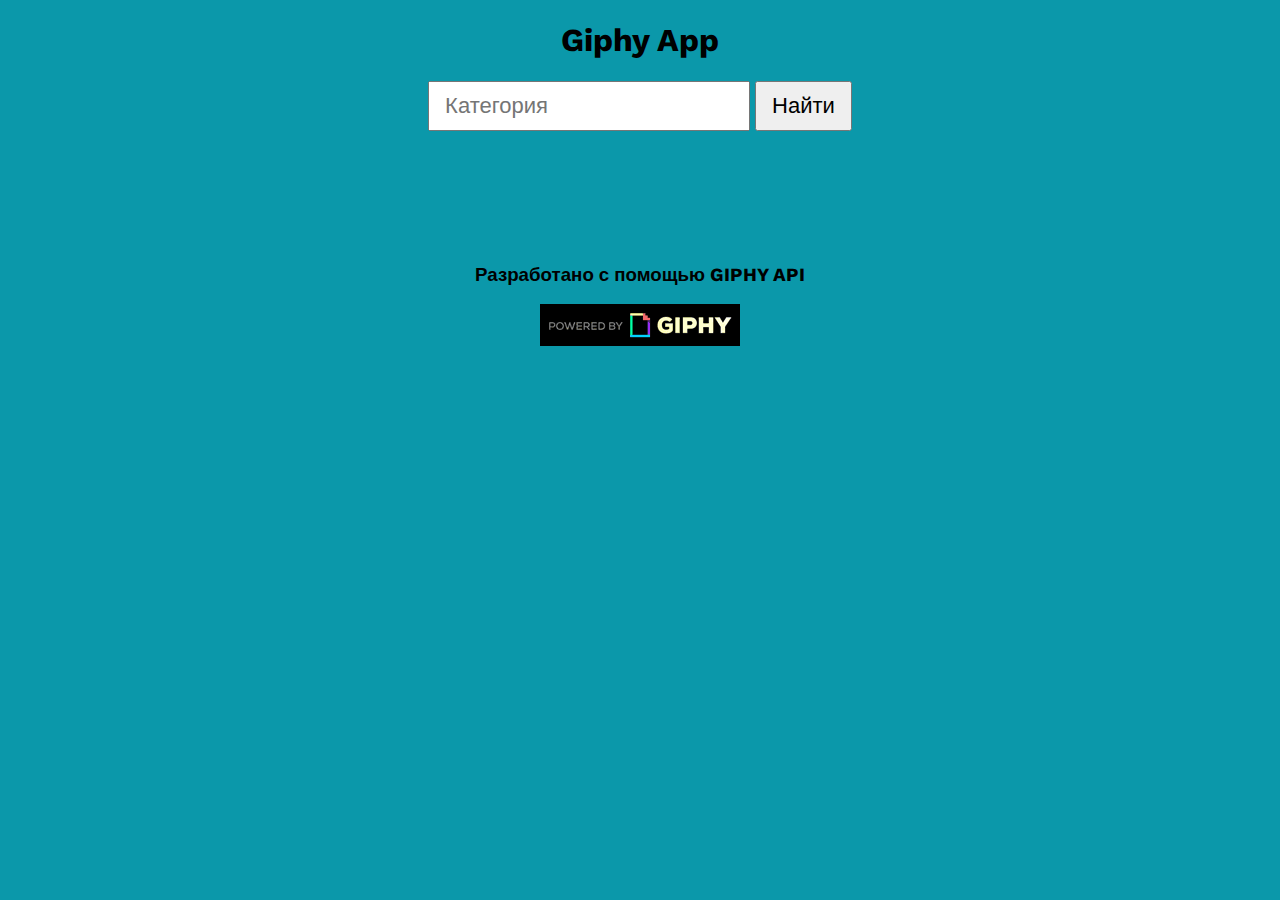
<file: example/giphy-api/index.html>
<!DOCTYPE html>
<html lang="en">
<head>
    <meta charset="UTF-8">
    <meta name="viewport" content="width=device-width, initial-scale=1.0">
    <link rel="stylesheet" href="https://use.fontawesome.com/releases/v5.13.0/css/all.css" integrity="sha384-Bfad6CLCknfcloXFOyFnlgtENryhrpZCe29RTifKEixXQZ38WheV+i/6YWSzkz3V" crossorigin="anonymous">
    <link href="https://fonts.googleapis.com/css2?family=Work+Sans&display=swap" rel="stylesheet">
    <link rel="icon" type="image/png" sizes="32x32" href="image/favicon.png">
    <link rel="stylesheet" href="css/style.css">
    <title>Giphy App</title>
</head>
<body>
    <header class="header">
        <h1 id="app-header__title" class="header-title">Giphy App</h1>

        <form action="#" method="get" id="search-form">
            <input type="search" name="category" id="giphy-category" placeholder="Категория" required>
            <input type="submit" value="Найти" id="find-gifs">
        </form>
    </header>

    <main class="main">
        <article class="gif-container">

        </article>

        <input type="button" value="Показать еще 30 гифок" id="add-gifs" class="hidden">

    </main>
    <a href="#app-header__title" class="up hidden"><i class="fas fa-angle-double-up"></i></a>
    
    <footer class="footer">
        <h3 class="footer-title">Разработано с помощью GIPHY API</h3>
        <a href="https://developers.giphy.com/docs/sdk" class="giphy-api-logo">
            <img src="image/giphy-logo.gif" alt="Giphy API page" class="giphy-api-logo">
        </a>
    </footer>

    <script src="js/index.js"></script>
</body>
</html>
</file>
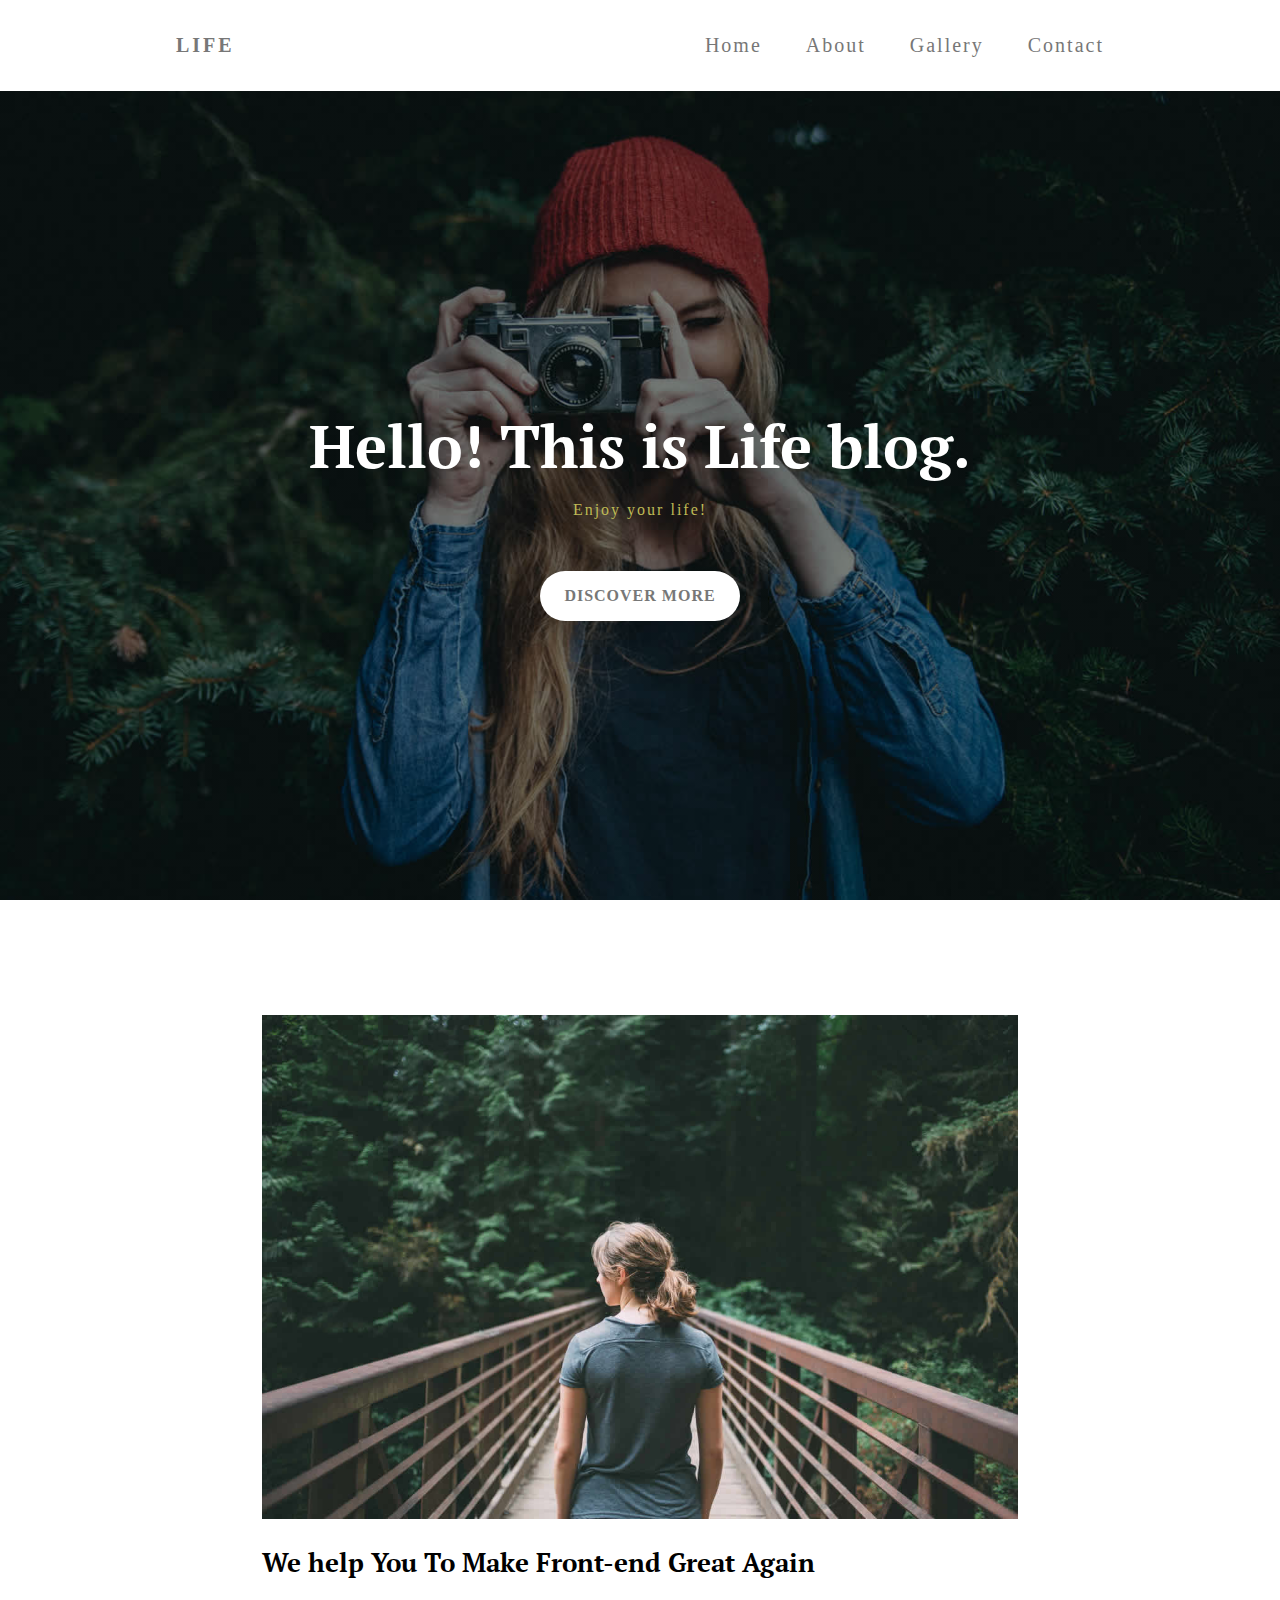
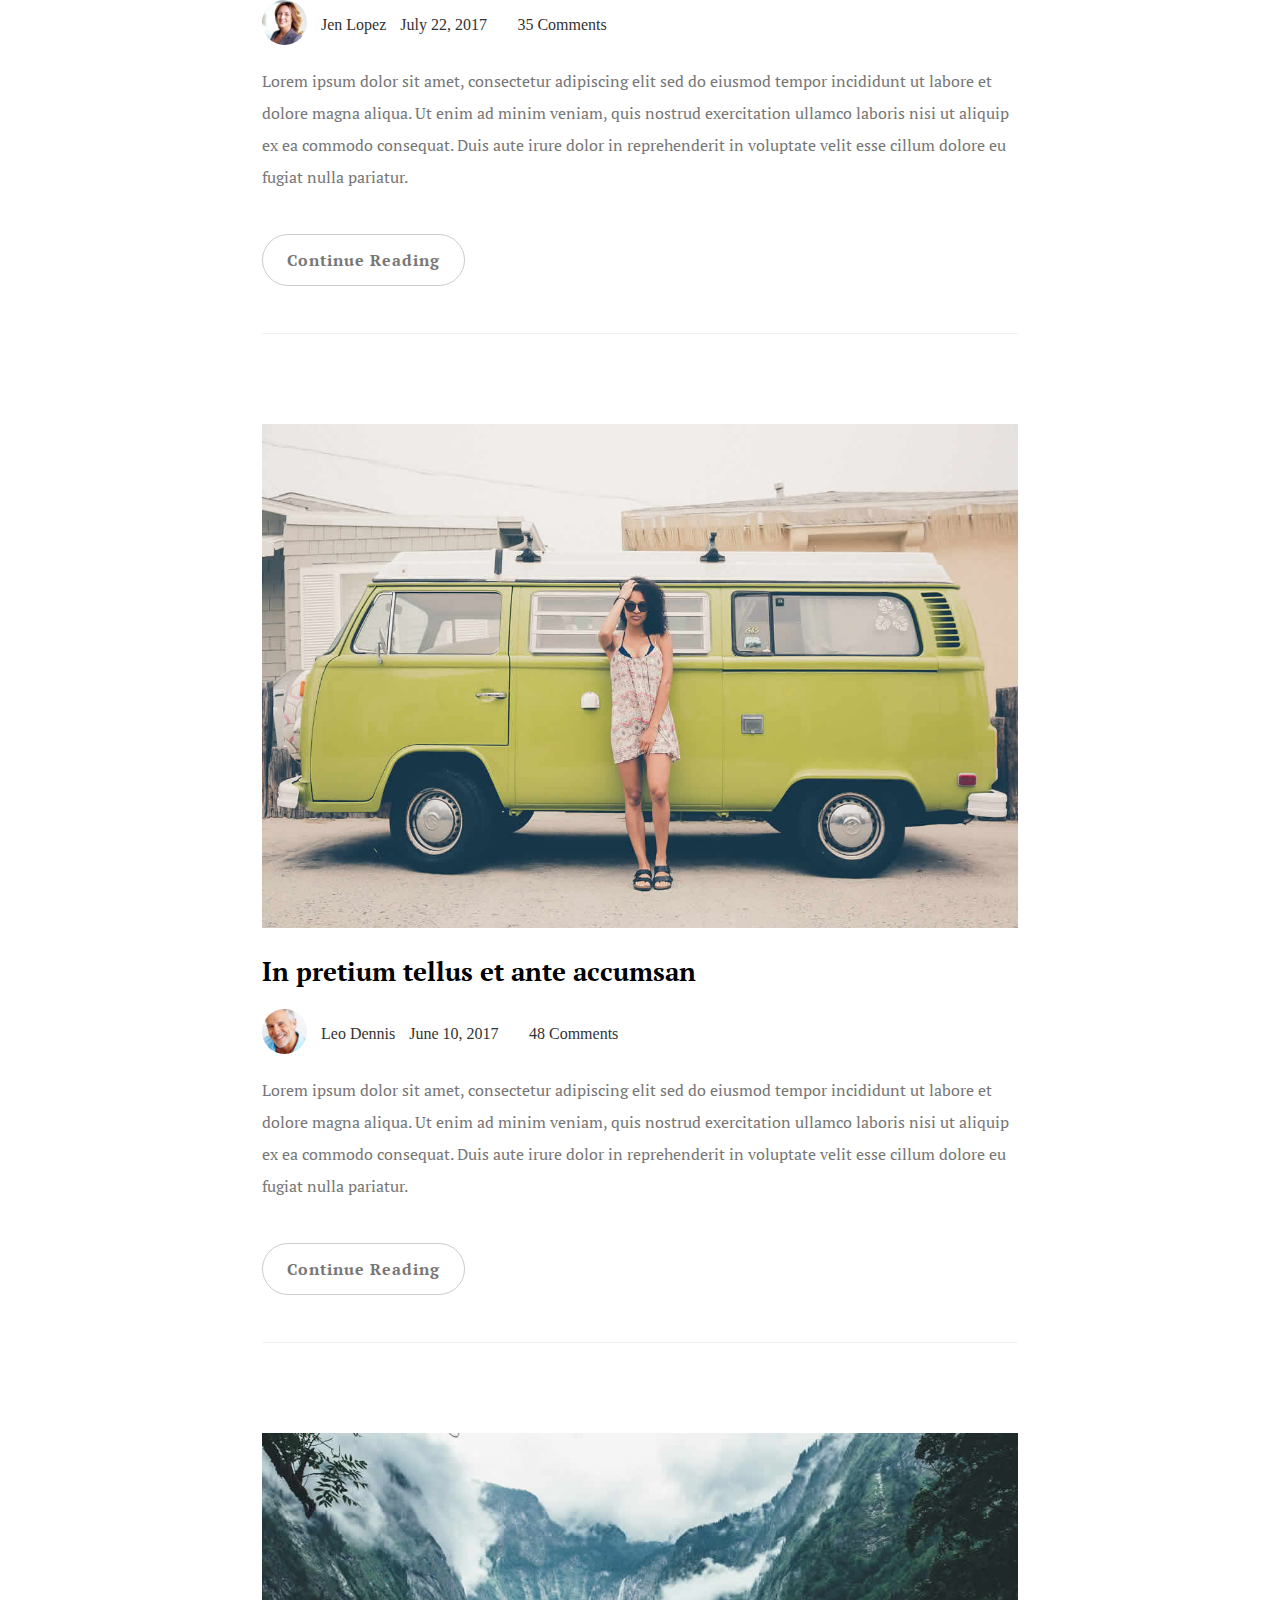
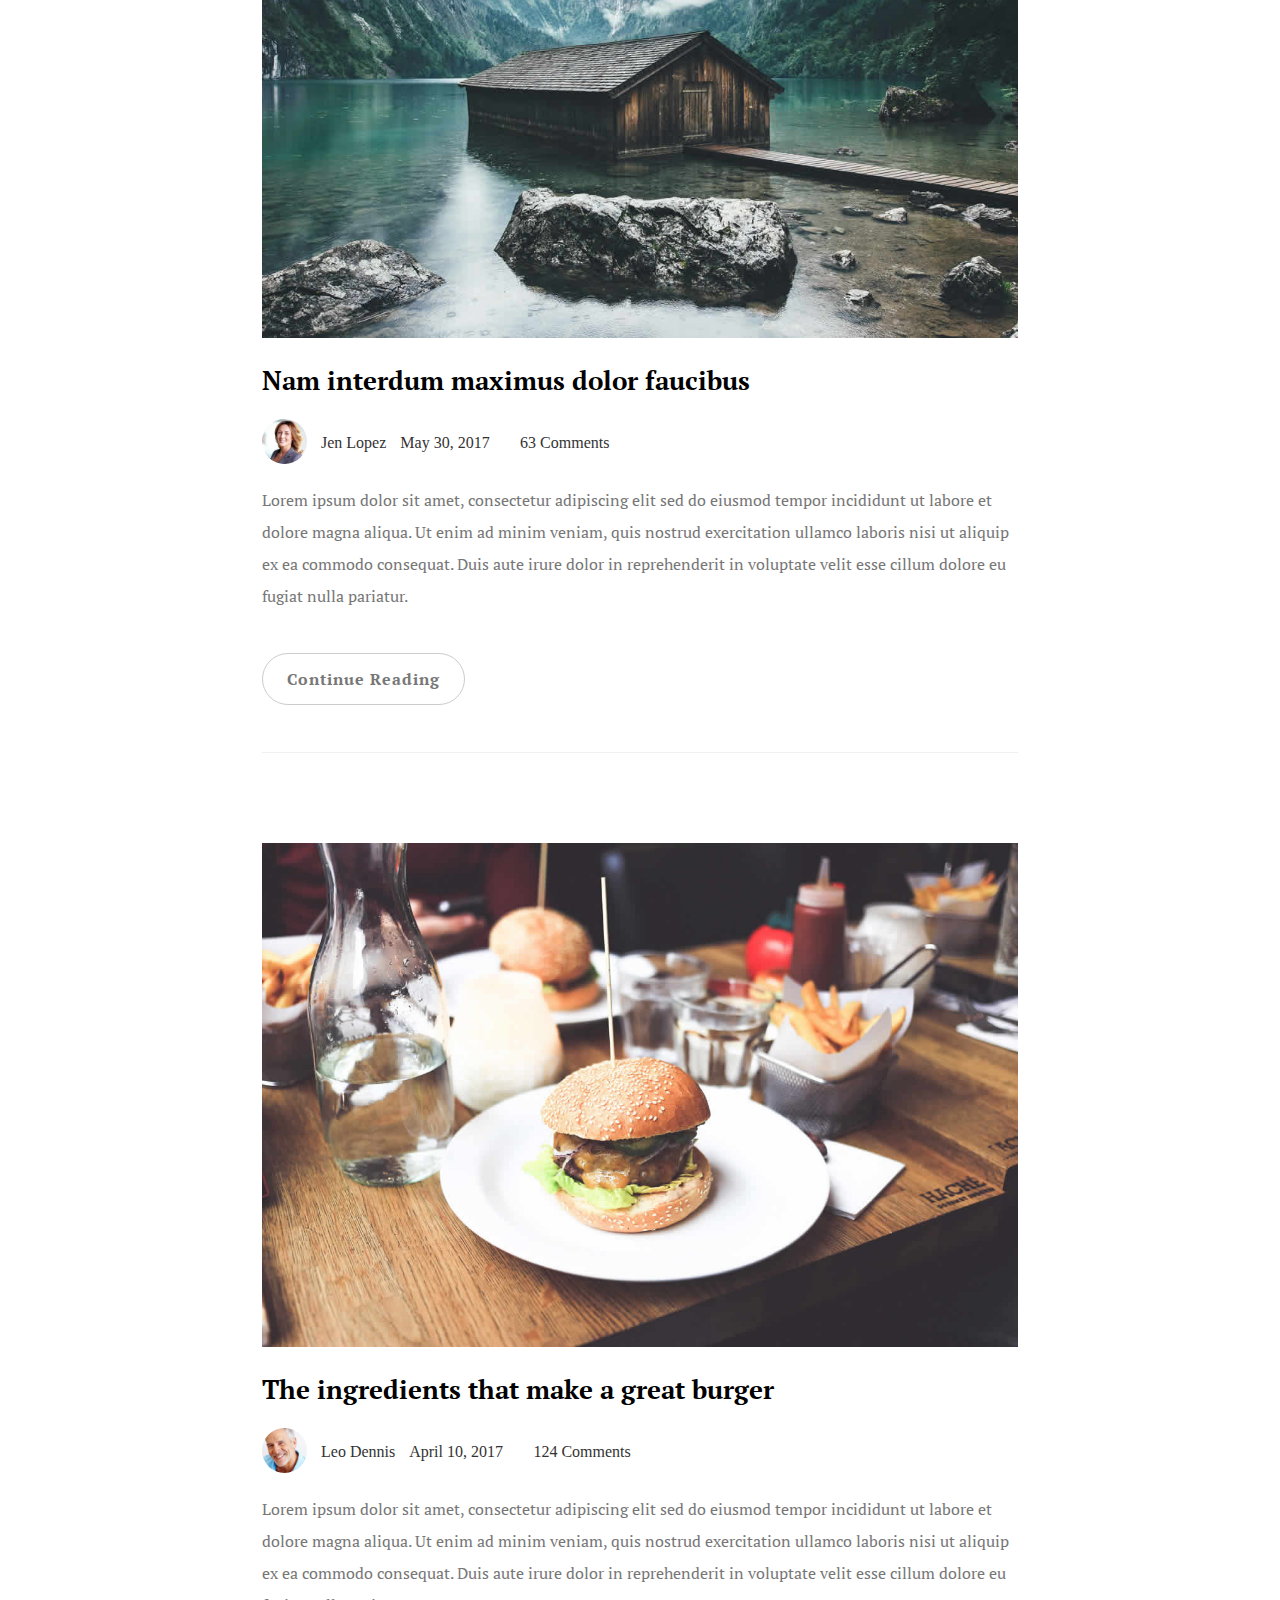
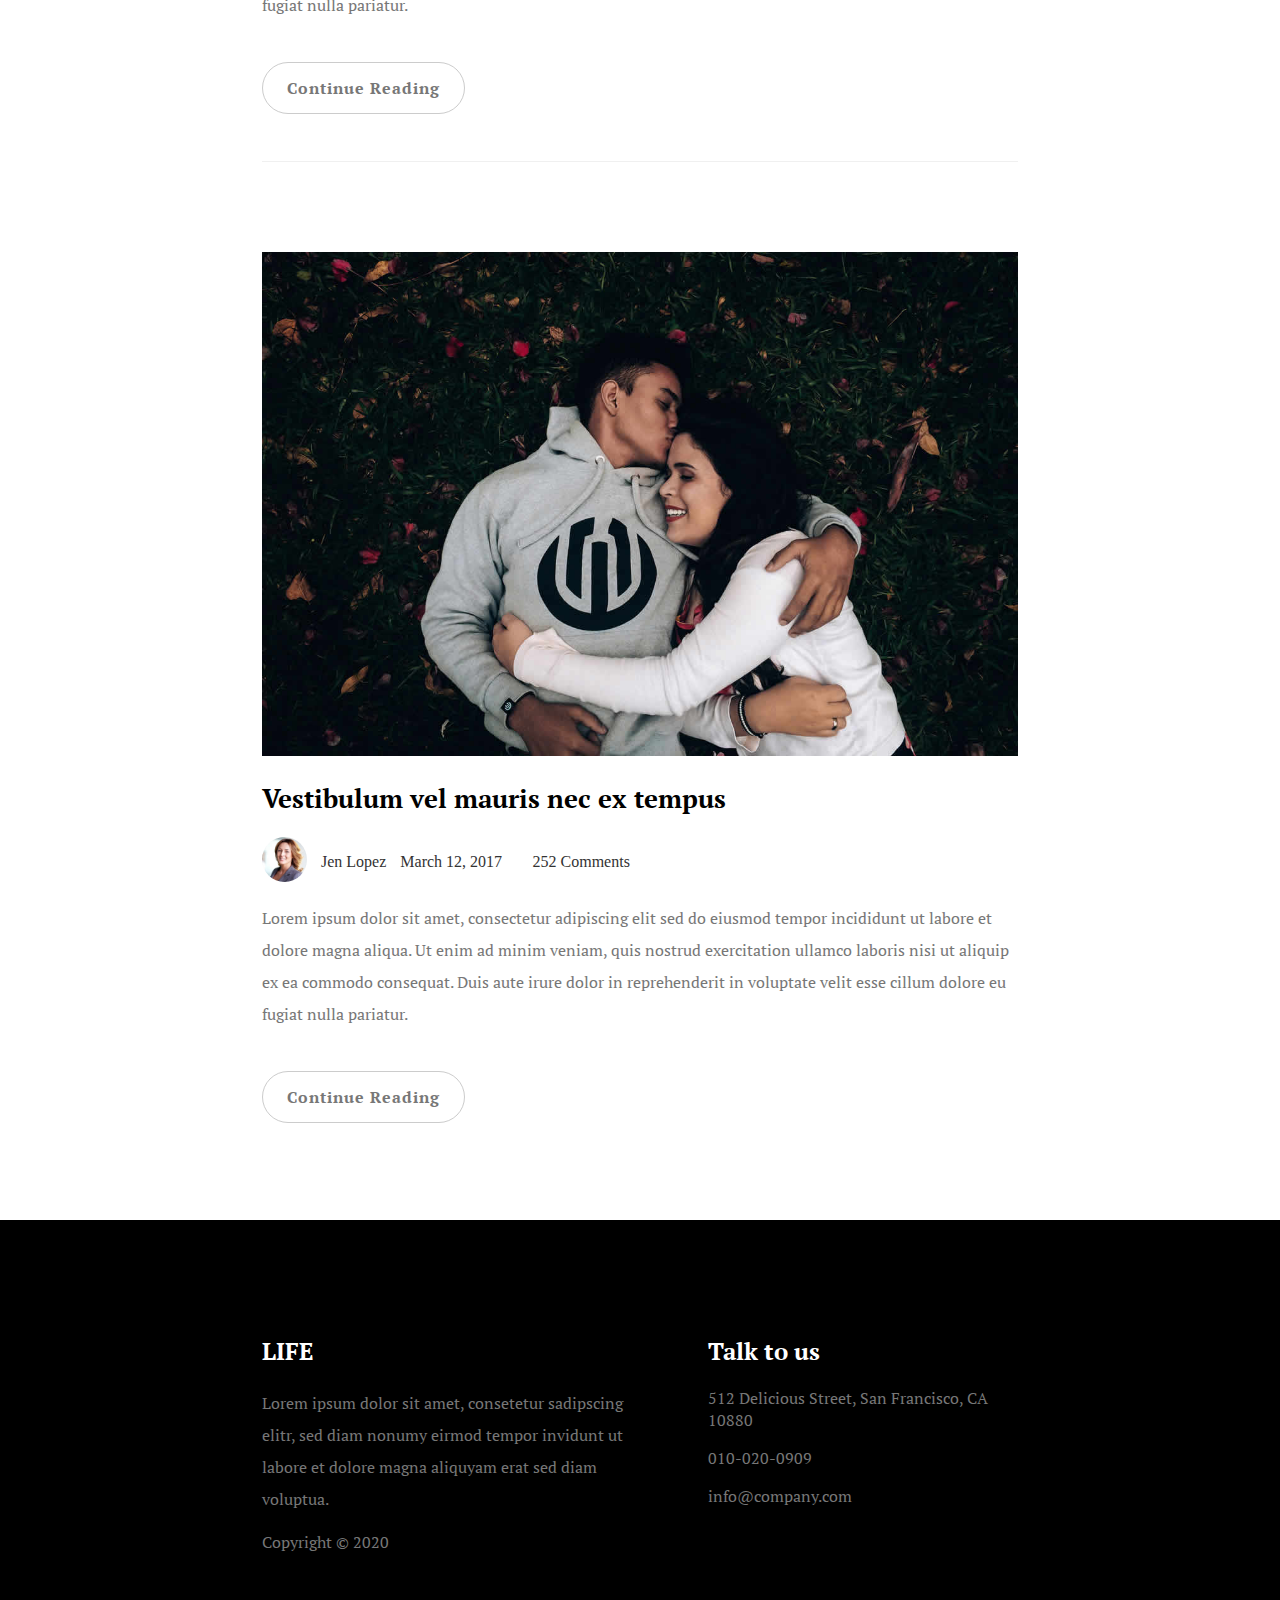
<file: example/life-blog/index.html>
<!DOCTYPE html>
<html lang="zxx">
<head>
    <meta charset="UTF-8">
    <meta name="viewport" content="width=device-width, initial-scale=1.0">
    <title>Font-End Lab</title>
    <link href="https://fonts.googleapis.com/css2?family=PT+Serif:wght@400;700&display=swap" rel="stylesheet">
    <link rel="stylesheet" href="css/style.css">
    <link rel="stylesheet" href="https://use.fontawesome.com/releases/v5.13.0/css/all.css" integrity="sha384-Bfad6CLCknfcloXFOyFnlgtENryhrpZCe29RTifKEixXQZ38WheV+i/6YWSzkz3V" crossorigin="anonymous">
</head>
<body>
    <header class="header">
        <div class="header_navigation-wrap">
            <span class="header_logo">LIFE</span>
            <nav class="header_navigation">
                <a href="#" class="header_navigation-link">Home</a>
                <a href="#" class="header_navigation-link">About</a>
                <a href="#" class="header_navigation-link">Gallery</a>
                <a href="#" class="header_navigation-link">Contact</a>
            </nav>
        </div>
        <div class="header_content-wrap">
            <h1 class="header_heading">Hello! This is Life blog.</h1>
            <p class="header_desription">Enjoy your life!</p>
            <a href="#" class="header_about-link">Discover More</a>
        </div>
    </header>

    <main class="content">

        <section class="content_section" aria-label="Blog">
            <article class="content_section-post">
                <img src="img/blog-image1.jpg" alt="Blog image" class="content_section-img">
                <h2 class="content_section-post-heading">We help You To Make Front-end Great Again</h2>
                <ul class="content_section-post-info">
                    <li class="content_section-post-user">
                        <img src="img/author-image1.jpg" alt="Jen Lopez" class="post_user-avatar">
                    </li>
                    <li class="post_user-name">Jen Lopez</li>
                    <li class="content_section-post-date"><time datetime="2017-07-22">July 22, 2017</time></li>
                    <li class="content_section-post-comments"><span class="post_user-comments">35</span> Comments</li>
                </ul>
                <p class="content_section-post-description">Lorem ipsum dolor sit amet, consectetur adipiscing elit sed do eiusmod tempor incididunt ut labore et dolore magna aliqua. Ut enim ad minim veniam, quis nostrud exercitation ullamco laboris nisi ut aliquip ex ea commodo consequat. Duis aute irure dolor in reprehenderit in voluptate velit esse cillum dolore eu fugiat nulla pariatur.</p>
                <a href="#" class="content_section-post-read">Continue Reading</a>
            </article>
        </section>

        <section class="content_section" aria-label="Blog">
            <article class="content_section-post">
                <img src="img/blog-image2.jpg" alt="Blog image" class="content_section-img">
                <h2 class="content_section-post-heading">In pretium tellus et ante accumsan</h2>
                <ul class="content_section-post-info">
                    <li class="content_section-post-user">
                        <img src="img/author-image2.jpg" alt="Jen Lopez" class="post_user-avatar">
                    </li>
                    <li class="post_user-name">Leo Dennis</li>
                    <li class="content_section-post-date"><time datetime="2017-06-10">June 10, 2017</time></li>
                    <li class="content_section-post-comments"><span class="post_user-comments">48</span> Comments</li>
                </ul>
                <p class="content_section-post-description">Lorem ipsum dolor sit amet, consectetur adipiscing elit sed do eiusmod tempor incididunt ut labore et dolore magna aliqua. Ut enim ad minim veniam, quis nostrud exercitation ullamco laboris nisi ut aliquip ex ea commodo consequat. Duis aute irure dolor in reprehenderit in voluptate velit esse cillum dolore eu fugiat nulla pariatur.</p>
                <a href="#" class="content_section-post-read">Continue Reading</a>
            </article>
        </section>

        <section class="content_section" aria-label="Blog">
            <article class="content_section-post">
                <img src="img/blog-image3.jpg" alt="Blog image" class="content_section-img">
                <h2 class="content_section-post-heading">Nam interdum maximus dolor faucibus</h2>
                <ul class="content_section-post-info">
                    <li class="content_section-post-user">
                        <img src="img/author-image1.jpg" alt="Jen Lopez" class="post_user-avatar">
                    </li>
                    <li class="post_user-name">Jen Lopez</li>
                    <li class="content_section-post-date"><time datetime="2017-03-30">May 30, 2017</time></li>
                    <li class="content_section-post-comments"><span class="post_user-comments">63</span> Comments</li>
                </ul>
                <p class="content_section-post-description">Lorem ipsum dolor sit amet, consectetur adipiscing elit sed do eiusmod tempor incididunt ut labore et dolore magna aliqua. Ut enim ad minim veniam, quis nostrud exercitation ullamco laboris nisi ut aliquip ex ea commodo consequat. Duis aute irure dolor in reprehenderit in voluptate velit esse cillum dolore eu fugiat nulla pariatur.</p>
                <a href="#" class="content_section-post-read">Continue Reading</a>
            </article>
        </section>

        <section class="content_section" aria-label="Blog">
            <article class="content_section-post">
                <img src="img/blog-image4.jpg" alt="Blog image" class="content_section-img">
                <h2 class="content_section-post-heading">The ingredients that make a great burger</h2>
                <ul class="content_section-post-info">
                    <li class="content_section-post-user">
                        <img src="img/author-image2.jpg" alt="Jen Lopez" class="post_user-avatar">
                    </li>
                    <li class="post_user-name">Leo Dennis</li>
                    <li class="content_section-post-date"><time datetime="2017-04-10">April 10, 2017</time></li>
                    <li class="content_section-post-comments"><span class="post_user-comments">124</span> Comments</li>
                </ul>
                <p class="content_section-post-description">Lorem ipsum dolor sit amet, consectetur adipiscing elit sed do eiusmod tempor incididunt ut labore et dolore magna aliqua. Ut enim ad minim veniam, quis nostrud exercitation ullamco laboris nisi ut aliquip ex ea commodo consequat. Duis aute irure dolor in reprehenderit in voluptate velit esse cillum dolore eu fugiat nulla pariatur.</p>
                <a href="#" class="content_section-post-read">Continue Reading</a>
            </article>
        </section>

        <section class="content_section" aria-label="Blog">
            <article class="content_section-post">
                <img src="img/blog-image5.jpg" alt="Blog image" class="content_section-img">
                <h2 class="content_section-post-heading">Vestibulum vel mauris nec ex tempus</h2>
                <ul class="content_section-post-info">
                    <li class="content_section-post-user">
                        <img src="img/author-image1.jpg" alt="Jen Lopez" class="post_user-avatar">
                    </li>
                    <li class="post_user-name">Jen Lopez</li>
                    <li class="content_section-post-date"><time datetime="2017-03-12">March 12, 2017</time></li>
                    <li class="content_section-post-comments"><span class="post_user-comments">252</span> Comments</li>
                </ul>
                <p class="content_section-post-description">Lorem ipsum dolor sit amet, consectetur adipiscing elit sed do eiusmod tempor incididunt ut labore et dolore magna aliqua. Ut enim ad minim veniam, quis nostrud exercitation ullamco laboris nisi ut aliquip ex ea commodo consequat. Duis aute irure dolor in reprehenderit in voluptate velit esse cillum dolore eu fugiat nulla pariatur.</p>
                <a href="#" class="content_section-post-read">Continue Reading</a>
            </article>
        </section>

    </main>

    <footer class="footer">
        <div class="footer_wrap">
            <div class="footer_company">
                <h2 class="footer_company-heading">LIFE</h2>
                <p class="footer_company-description">Lorem ipsum dolor sit amet, consetetur sadipscing elitr, sed diam nonumy eirmod tempor invidunt ut labore et dolore magna aliquyam erat sed diam voluptua.</p>
            </div>
            <div class="footer_contact">
                <h2 class="footer_contact-heading">Talk to us</h2>
                <p class="footer_contacts-address">512 Delicious Street, San Francisco, CA 10880</p>
                <p class="footer_contact-phone">010-020-0909</p>
                <p class="footer_contact-email">info@company.com</p>
            </div>
        </div>
        <span class="footer_copyright">Copyright &copy; 2020</span>
    </footer>
</body>
</html>
</file>
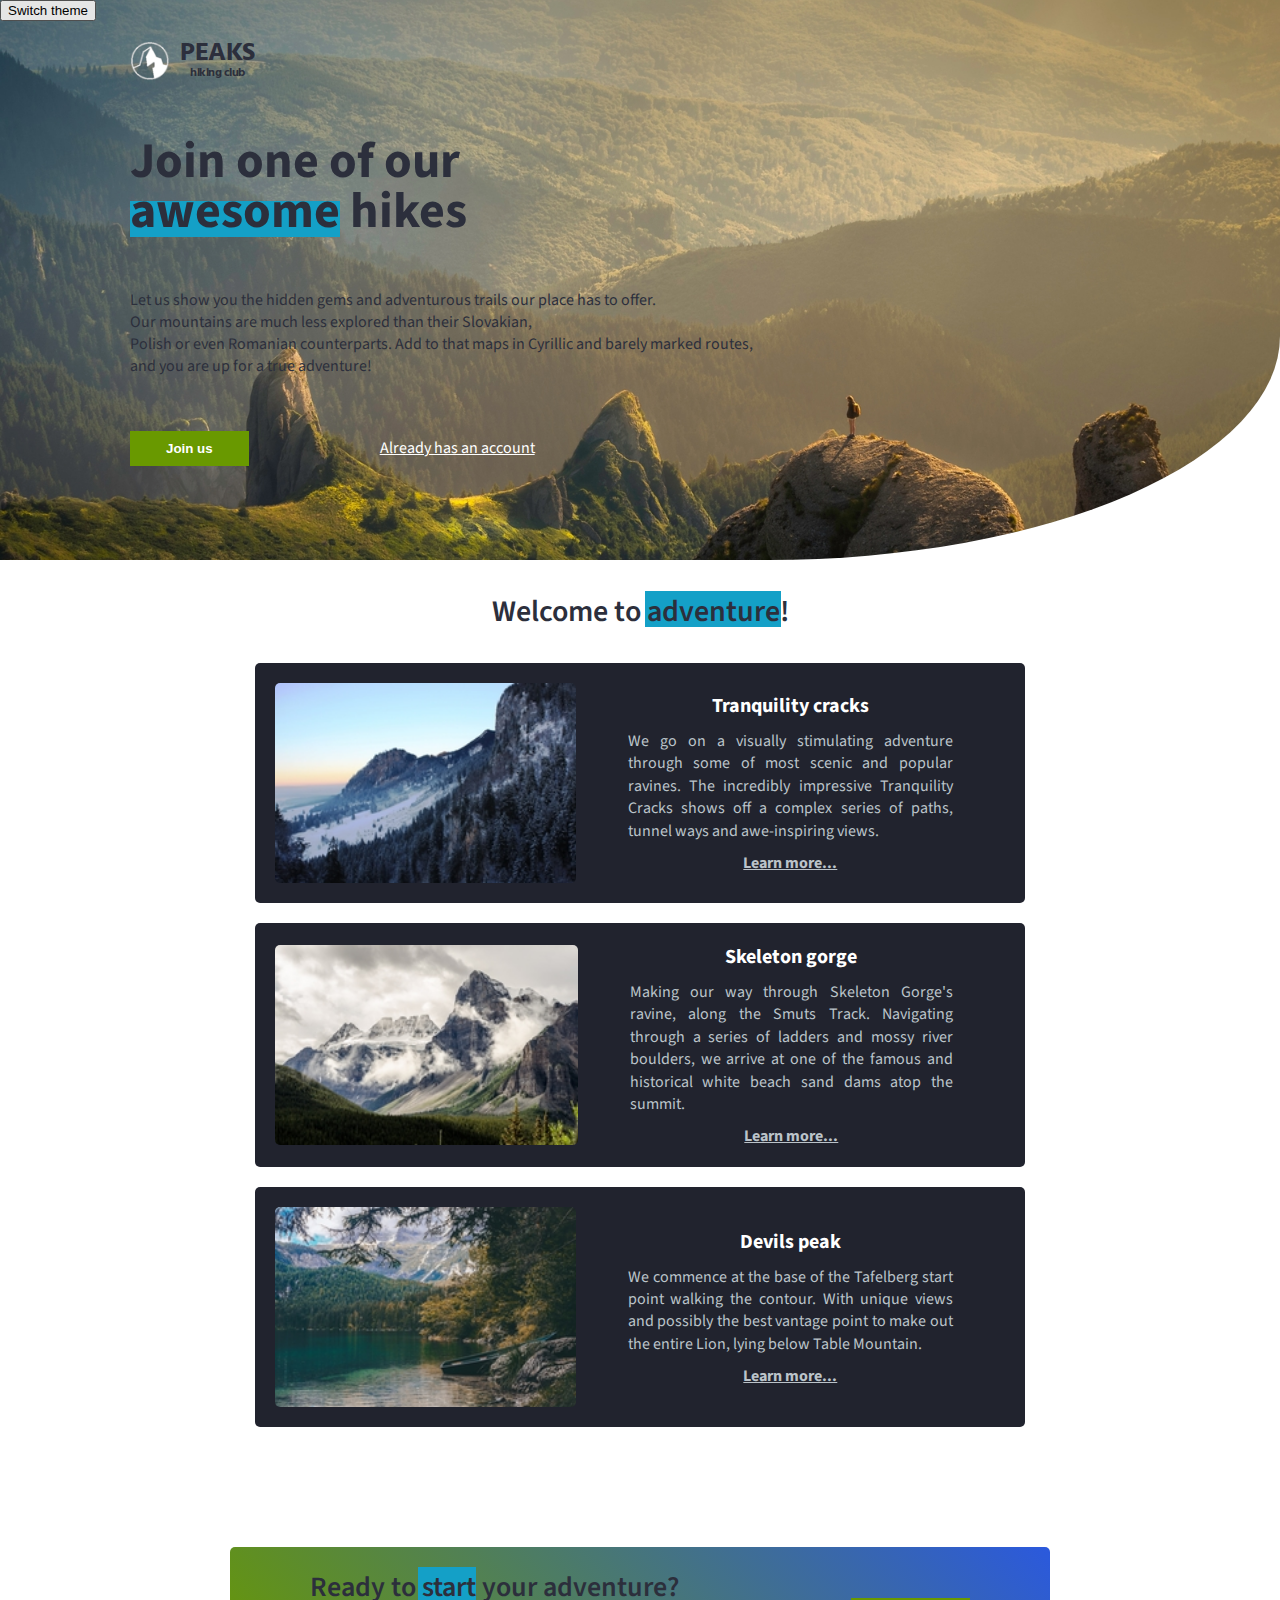
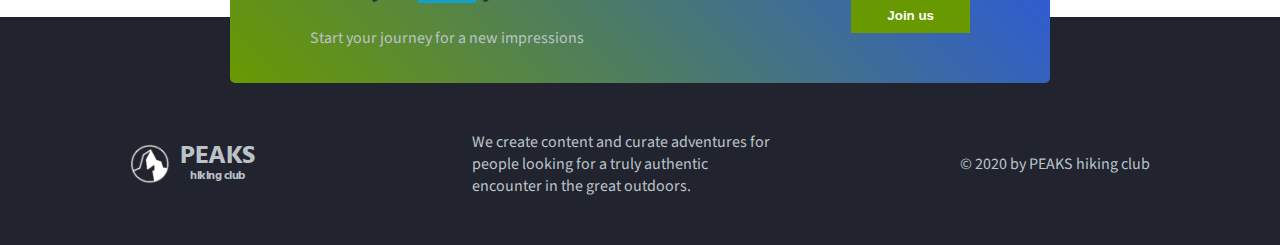
<file: example/scss-preprocessor/index.html>
<!DOCTYPE html>
<html lang="en">

<head>
    <meta charset="UTF-8">
    <meta name="viewport" content="width=device-width, initial-scale=1.0">
    <meta http-equiv="X-UA-Compatible" content="ie=edge">
    <link href="https://fonts.googleapis.com/css?family=Hind:400,600%7CSource+Sans+Pro:400,600,700%7CFresca"
          rel="stylesheet"/>

    <link rel="stylesheet" type="text/css" href="css/style1.css">
    <!-- <link rel="stylesheet" type="text/css" href="css/style2.css"> -->

    <title>PEAKS hiking club</title>
</head>

<body>
<header class="header">
    <button id="pageColor">Switch theme</button>
    <div class="header-wrap">
        <div class="landing-logo">
            <img src="img/m-logo.png" alt="logo"/>
            <p>PEAKS<span>hiking club</span></p>
        </div>
        <p class="header_heading">
            Join one of our awesome hikes
        </p>
        <p class="header_text">
            Let us show you the hidden gems and adventurous trails our place has to offer.
            Our mountains are much less explored than their Slovakian,
            Polish or even Romanian counterparts. Add to that maps in Cyrillic and barely marked routes,
            and you are up for a true adventure!
        </p>
        <div>
            <button class="header_button">Join us</button>
            <a href="#" class="login">Already has an account</a>
        </div>
    </div>
</header>
<main class="section">
    <p class="section_text">
        Welcome to adventure!
    </p>
    <div class="section_card_wrap">
        <div class="section_card">
            <img class="section_card_img"
                 src="img/m-1.jpg"
                 alt="experts"/>
            <div class="section_card_right_container">
                <p class="section_card_heading">
                    Tranquility cracks
                </p>
                <p class="section_card_text">
                    We go on a visually stimulating adventure through some of most scenic and popular ravines.
                    The incredibly impressive Tranquility Cracks shows off a complex series of paths, tunnel ways and
                    awe-inspiring views.
                </p>
                <a href="#" class="section_link">Learn more...</a>
            </div>
        </div>
        <div class="section_card">
            <img class="section_card_img"
                 src="img/m-2.jpg"
                 alt="content formats"/>
            <div class="section_card_right_container">
                <p class="section_card_heading">
                    Skeleton gorge
                </p>
                <p class="section_card_text">
                    Making our way through Skeleton Gorge's ravine, along the Smuts Track.
                    Navigating through a series of ladders and mossy river boulders, we arrive at one of the famous and
                    historical white beach sand dams atop the summit.
                </p>
                <a href="#" class="section_link">Learn more...</a>
            </div>
        </div>
        <div class="section_card">
            <img class="section_card_img"
                 src="img/m-3.jpg"
                 alt="certificate"/>
            <div class="section_card_right_container">
                <p class="section_card_heading">
                    Devils peak
                </p>
                <p class="section_card_text">
                    We commence at the base of the Tafelberg start point walking the contour.
                    With unique views and possibly the best vantage point to make out the entire Lion, lying below Table
                    Mountain.
                </p>
                <a href="#" class="section_link">Learn more...</a>
            </div>
        </div>
    </div>
    <div class="section_banner">
        <div class="section_banner_text_wrap">
            <p class="section_banner_heading">
                Ready to start your adventure?
            </p>
            <p class="section_banner_text">
                Start your journey for a new impressions
            </p>
        </div>
        <button class="section_banner_button">Join us</button>
    </div>
</main>
<footer class="footer">
    <div class="footer-wrap">
        <div class="footer_logo landing-logo">
            <img src="img/m-logo.png" alt="logo"/>
            <p>PEAKS<span>hiking club</span></p>
        </div>
        <p class="footer_text">
            We create content and curate adventures for people looking for a truly authentic encounter in the great
            outdoors.
        </p>
        <span class="footer-cr">
          &copy; 2020 by PEAKS hiking club
        </span>
    </div>
</footer>

<script src="js/index.js"></script>
</body>

</html>
</file>
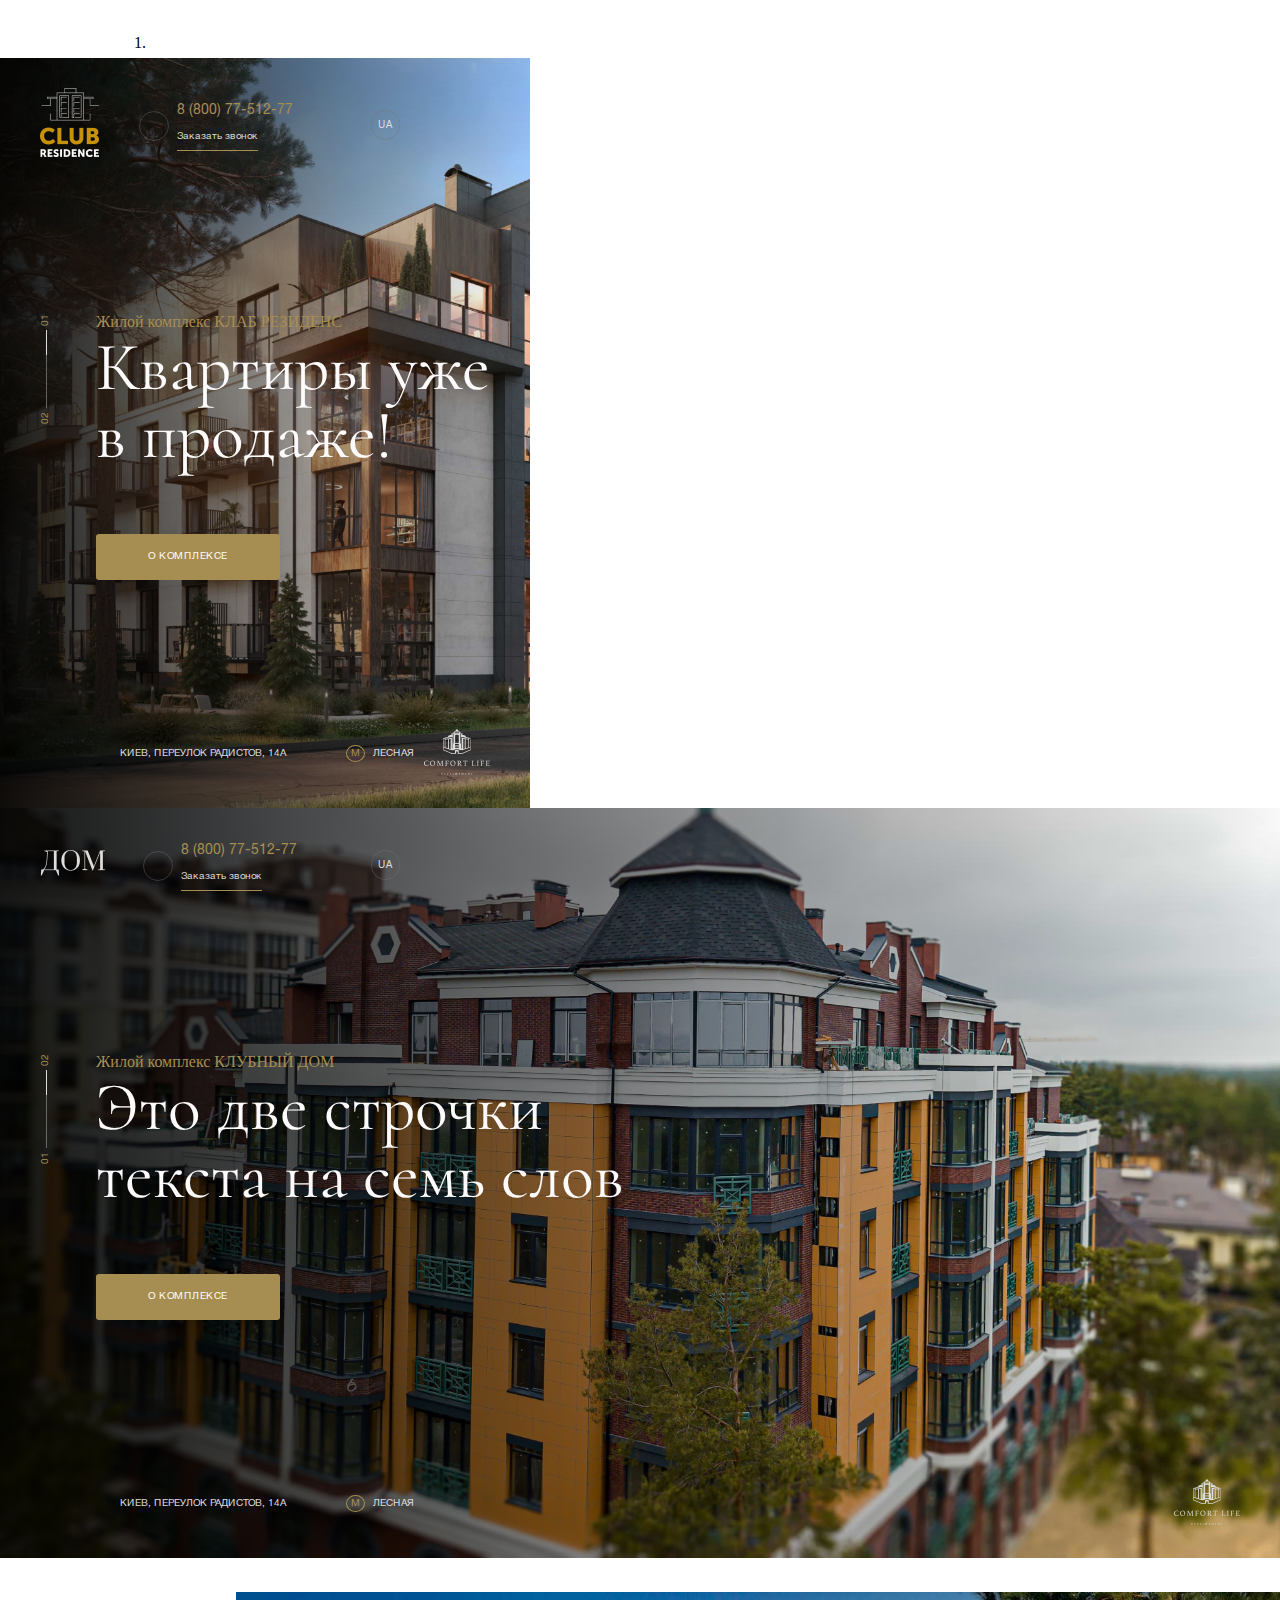
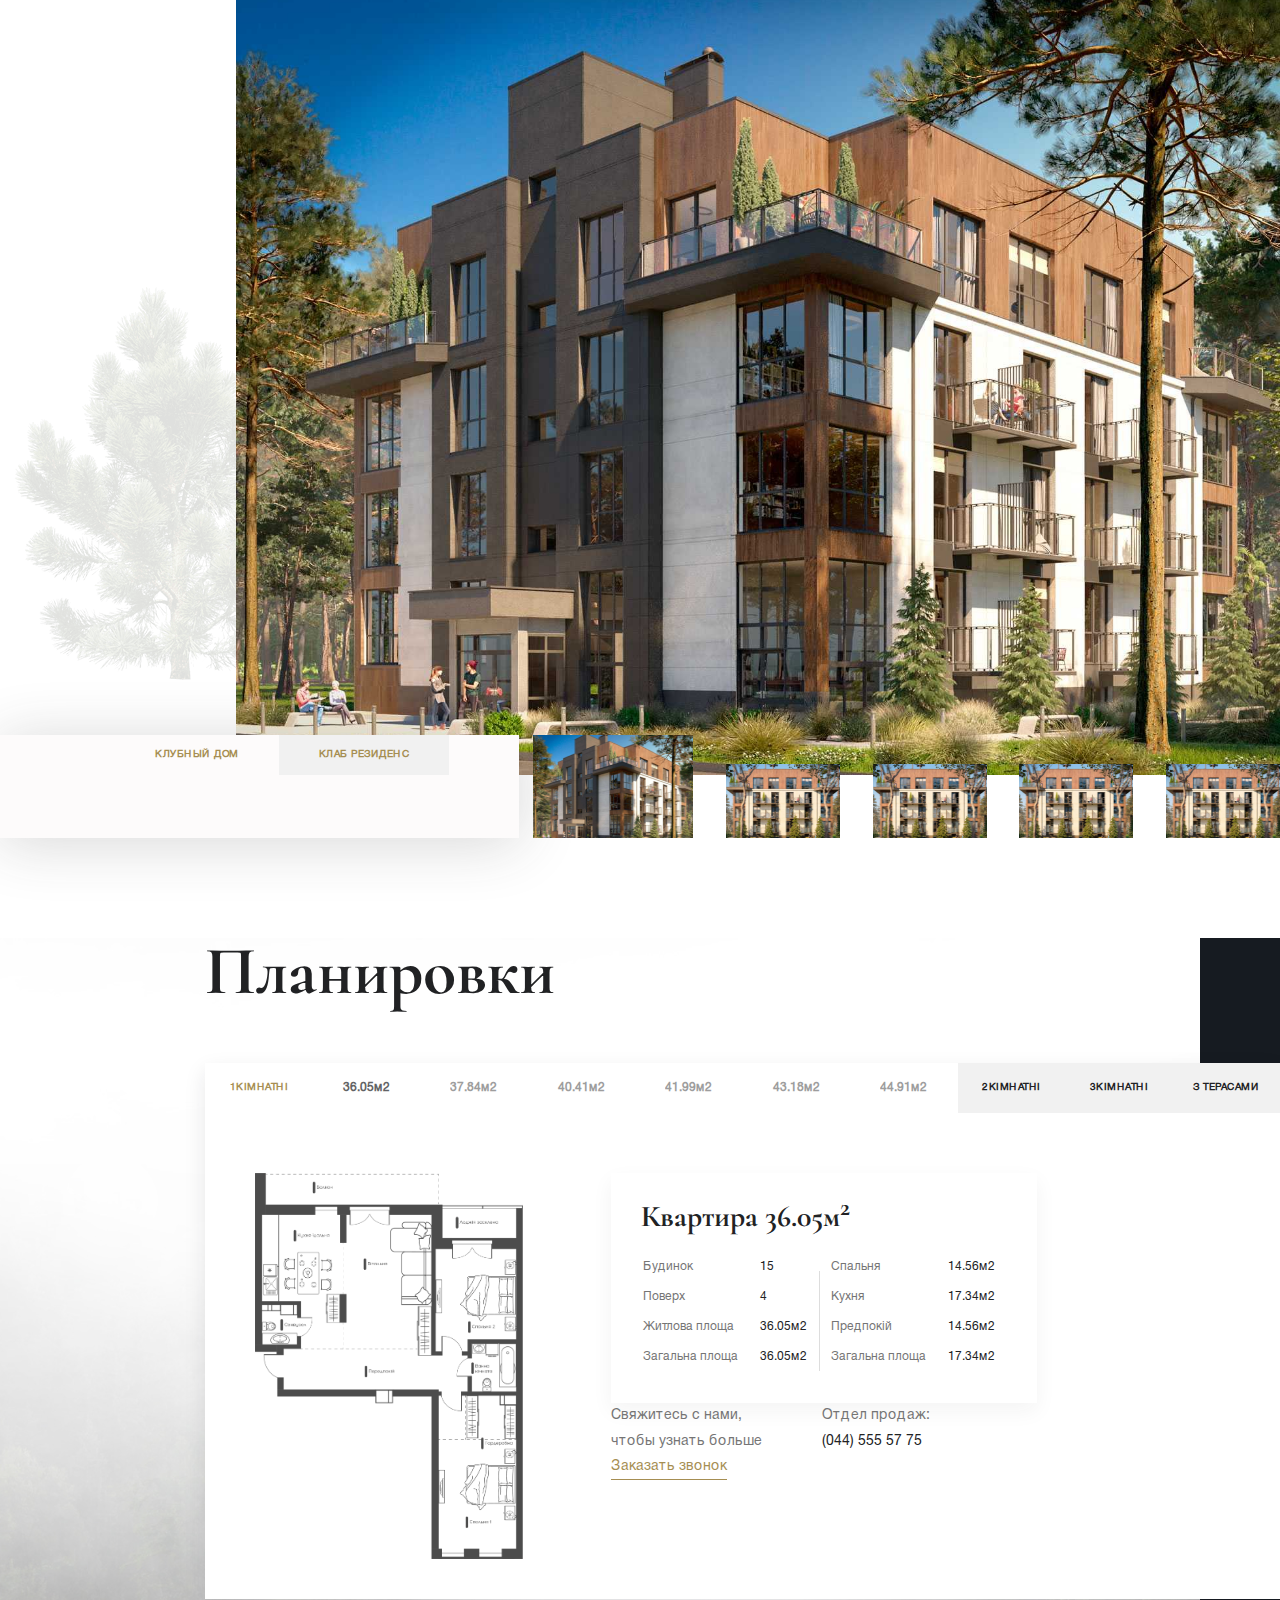
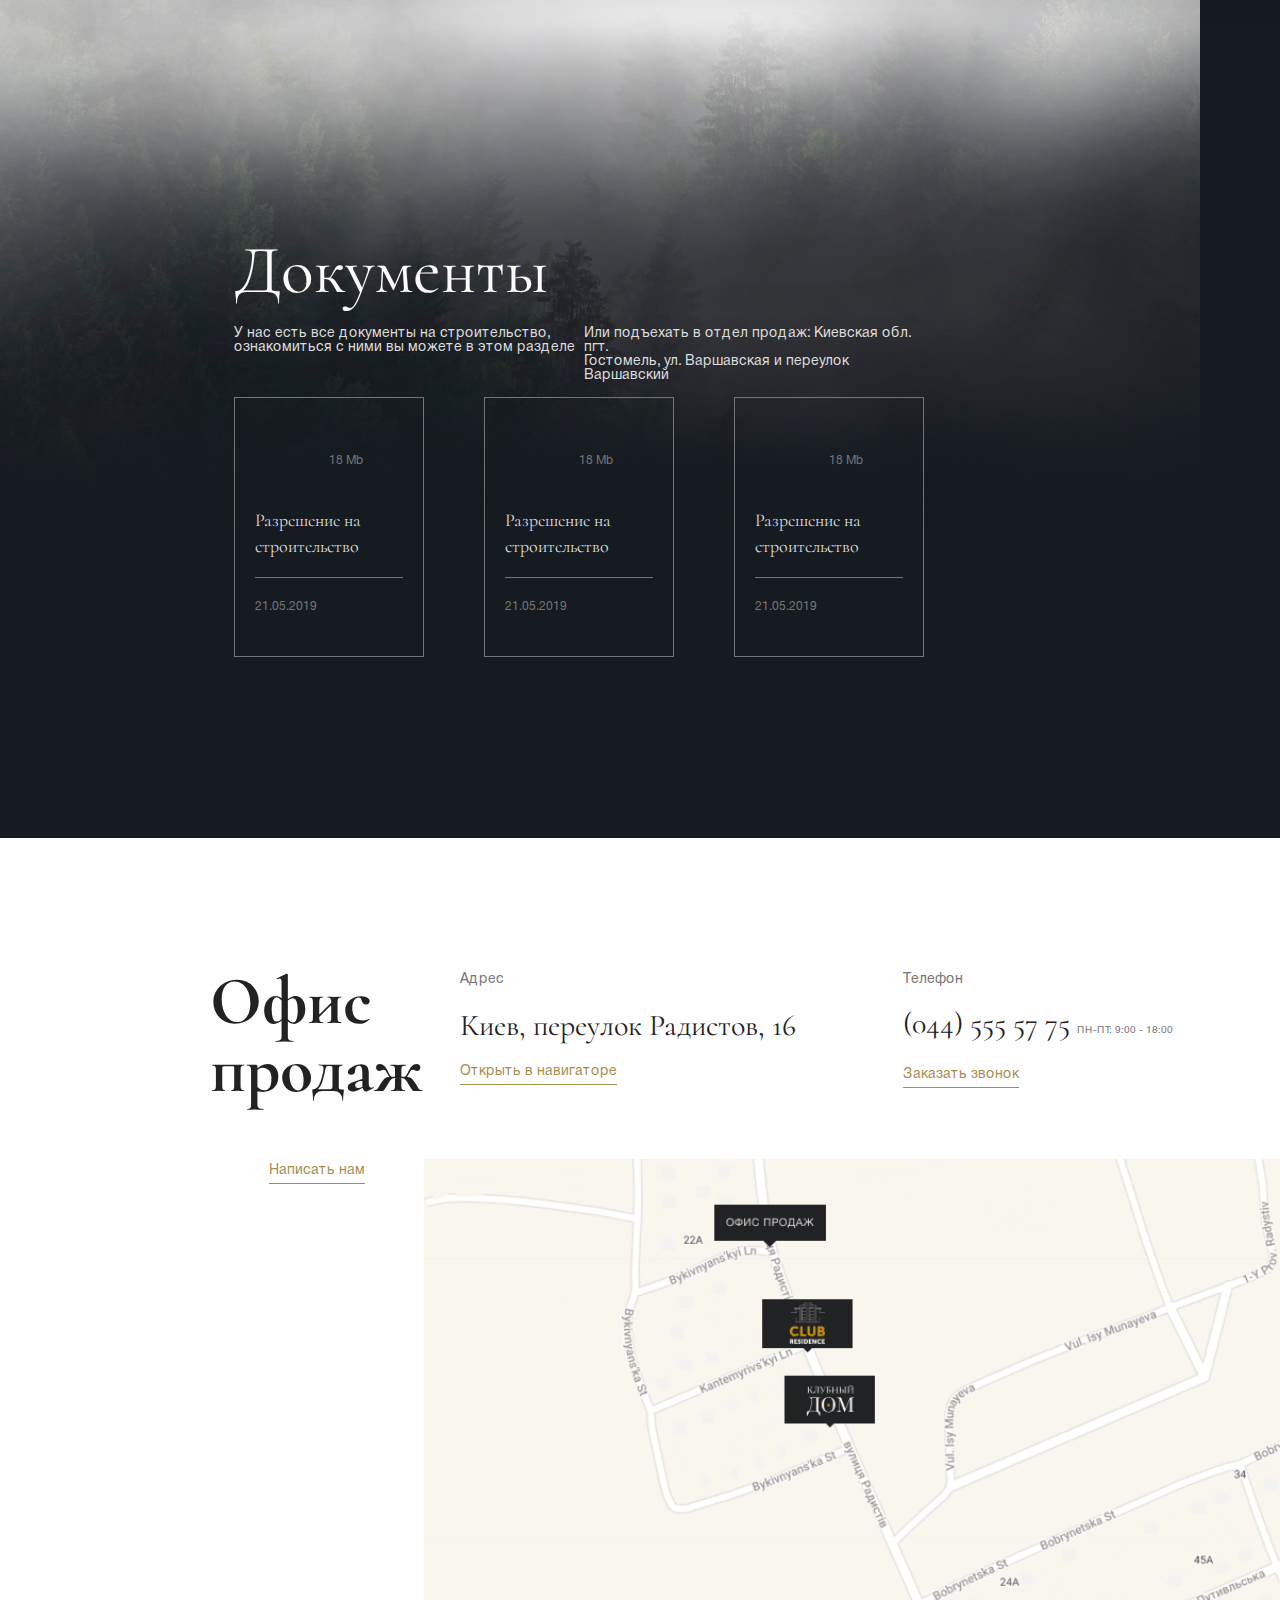
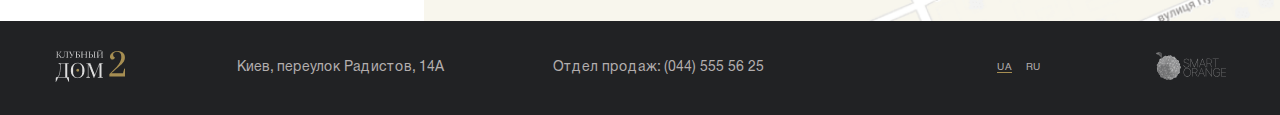
<file: example/smart-orange/index.html>
<!DOCTYPE html>
<html lang="ru">

<head>
    <meta charset="UTF-8">
    <meta name="viewport" content="width=device-width, initial-scale=1.0">
    <link rel="stylesheet" href="https://stackpath.bootstrapcdn.com/bootstrap/4.5.0/css/bootstrap.min.css"
        integrity="sha384-9aIt2nRpC12Uk9gS9baDl411NQApFmC26EwAOH8WgZl5MYYxFfc+NcPb1dKGj7Sk" crossorigin="anonymous">
    <link rel="stylesheet" href="https://use.fontawesome.com/releases/v5.13.0/css/all.css"
        integrity="sha384-Bfad6CLCknfcloXFOyFnlgtENryhrpZCe29RTifKEixXQZ38WheV+i/6YWSzkz3V" crossorigin="anonymous">
    <link href="https://fonts.googleapis.com/css2?family=Cormorant:wght@300&display=swap" rel="stylesheet">
    <link href="https://fonts.googleapis.com/css2?family=Prata&display=swap" rel="stylesheet">
    <link rel="stylesheet" href="css/fonts.css">
    <link rel="stylesheet" href="css/style.css">
    <script src="https://code.jquery.com/jquery-3.5.1.min.js" integrity="sha256-9/aliU8dGd2tb6OSsuzixeV4y/faTqgFtohetphbbj0=" crossorigin="anonymous"></script>
    <title>Smart Orange</title>
</head>

<body>
    <header id="headerSection" class="header">

        <div class="container">
            <div class="row">
                <div id="headerCarousel" class="carousel slide col-lg-12" data-ride="carousel" data-interval="false">
                    <ol class="carousel-indicators">
                        <li data-target="#headerCarousel" data-slide-to="0" class="active"></li>
                        <li data-target="#headerCarousel" data-slide-to="1"></li>
                    </ol>
                    <div class="carousel-inner">
                        <div class="carousel-item active">
                            <div class="header-item header-item__club">
                                <div class="header-heading">
                                    <a href="#" class="header-heading__logo"><img src="image/club-residence.png" alt="Жилой комплекс"></a>
                                    <div class="header-heading__contact">
                                        <p class="header-heading__phone">8 (800) 77-512-77</p>
                                        <a href="#" class="header-heading__call form-caller__link">Заказать звонок</a>
                                    </div>
                                    <input type="button" value="UA" class="header-heading__lang">
                                </div>
                    
                                <div class="header-content">
                                    <div class="header-content__trigger">
                                        <span class="header-content__page">01</span>
                                        <div class="header-content__progress"></div>
                                        <span class="header-content__page">02</span>
                                    </div>
                                    <div class="header-content__info">
                                        <span class="header-content__title">Жилой комплекс <span class="header-content__appartment">Клаб резиденс</span></span>
                                        <h1 class="header-content__description">Квартиры уже</br>в продаже!</h1>
                                        <a href="#" class="header-content__about">О комплексе</a>
                                    </div>
                                </div>
                    
                                <div class="header-footer">
                                    <span class="header-footer__location">Киев, Переулок Радистов, 14А<span class="header-footer__metro">Лесная</span></span>
                                    <a href="#" class="header-footer__logo"><img src="image/comfort-life.png" alt="" class="header-footer__image"></a>
                                </div>
                            </div>
                        </div>
                        <div class="carousel-item">
                            <div class="header-item header-item__house">
                                <div class="header-heading">
                                    <a href="#" class="header-heading__logo"><img src="image/club-house.png" alt="Жилой комплекс"></a>
                                    <div class="header-heading__contact">
                                        <p class="header-heading__phone">8 (800) 77-512-77</p>
                                        <a href="#" class="header-heading__call form-caller__link">Заказать звонок</a>
                                    </div>
                                    <input type="button" value="UA" class="header-heading__lang">
                                </div>
                    
                                <div class="header-content">
                                    <div class="header-content__trigger">
                                        <span class="header-content__page">02</span>
                                        <div class="header-content__progress"></div>
                                        <span class="header-content__page">01</span>
                                    </div>
                                    <div class="header-content__info">
                                        <span class="header-content__title">Жилой комплекс <span class="header-content__appartment">Клубный дом</span></span>
                                        <h1 class="header-content__description">Это две строчки</br>текста на семь слов</h1>
                                        <a href="#" class="header-content__about">О комплексе</a>
                                    </div>
                                    
                                </div>
                    
                                <div class="header-footer">
                                    <p class="header-footer__location">Киев, Переулок Радистов, 14А<span class="header-footer__metro">Лесная</span></p>
                                    <a href="#" class="header-footer__logo"><img src="image/comfort-life.png" alt="" class="header-footer__image"></a>
                                </div>
                            </div>
                        </div>
                    </div>
                    <a class="carousel-control-prev" href="#headerCarousel" role="button" data-slide="prev">
                        <span class="carousel-control-prev-icon" aria-hidden="true"><i class="fas fa-long-arrow-alt-left"></i></span>
                        <span class="sr-only">Previous</span>
                    </a>
                    <a class="carousel-control-next" href="#headerCarousel" role="button" data-slide="next">
                        <span class="carousel-control-next-icon" aria-hidden="true"><i class="fas fa-long-arrow-alt-right"></i></span>
                        <span class="sr-only">Next</span>
                    </a>
                </div>
            </div>
        </div>

    </header>

    <main class="main">
        <div class="container">
            <div class="row">
                <div class="col-lg-12 justify-content-lg-start d-flex justify-content-center">
                    <div id="blockNavigation" class="main-navigation" hidden>
                        <nav class="main-navigation__wrapper">
                            <ul class="main-navigation__list">
                                <li class="main-navigation__item"><span class="main-navigation__item-active"><a href="#" class="main-navigation__link">Главная</a></span></li>
                                <li class="main-navigation__item page-navigation__active"><a href="#main-gallery" class="main-navigation__link">Галерея</a></li>
                                <li class="main-navigation__item"><a href="#appartment-fits" class="main-navigation__link">Планировка</a></li>
                                <li class="main-navigation__item"><a href="#documents-section" class="main-navigation__link">Документы</a></li>
                                <li class="main-navigation__item"><a href="#contacts-section" class="main-navigation__link">контакты</a></li>
                            </ul>
                            <div class="main-navigation__swap">
                                <a href="#headerCarousel" class="navigation-arrow main-navigation__arrow navigation-arrow__up"><i class="fas fa-long-arrow-alt-up"></i></a>
                                <a href="#contacts-section" class="navigation-arrow main-navigation__arrow navigation-arrow__down"><i class="fas fa-long-arrow-alt-down"></i></a>
                            </div>
                        </nav>
                    </div>
                </div>
                
        
                <section id="main-gallery" class="gallery col-lg-12">
                    <div class="gallery-preview">
                        <img src="image/gallery-preview-min.jpg" alt="Клубный дом" class="gallery-preview__image">
                    </div>
        
                    <div class="gallery-footer">
                        <div class="gallery-footer__content">
                           <div class="gallery-footer__navigation-wrapper">
                               
                                <ul class="gallery-footer__section">
                                    <li class="gallery-navigation__item"><a href="#" class="gallery-footer__title">Клубный дом</a></li>
                                    <li class="gallery-navigation__item"><a href="#" class="gallery-footer__title deactive">Клаб резиденс</a></li>
                                </ul>
        
                                <nav class="navigation gallery-footer__slider">
                                    <ul class="navigation-slider gallery-footer__list">
                                        <li class="navigation-slider__item navigation-slider__item-active gallery-footer__circle gallery-footer__circle-active"><i class="fas fa-circle"></i></li>
                                        <li class="navigation-slider__item gallery-footer__circle"><i class="fas fa-circle"></i></li>
                                        <li class="navigation-slider__item gallery-footer__circle"><i class="fas fa-circle"></i></li>
                                        <li class="navigation-slider__item gallery-footer__circle"><i class="fas fa-circle"></i></li>
                                        <li class="navigation-slider__item gallery-footer__circle"><i class="fas fa-circle"></i></li>
                                    </ul>
                            
                                    <a href="#" class="navigation-arrow gallery-footer__left"><i class="fas fa-long-arrow-alt-left"></i></a>
                                    <a href="#" class="navigation-arrow gallery-footer__right"><i class="fas fa-long-arrow-alt-right"></i></a>
                                </nav>
                           </div>
        
                            <div class="gallery-footer__items">
                                <img src="image/preview-item-active.png" alt="" class="gallery-footer__item gallery-footer__active" data-full-image="gallery-preview-min">
                                <img src="image/preview-item.png" alt="Клубный дом" class="gallery-footer__item" data-full-image="full-size-image">
                                <img src="image/preview-item.png" alt="Клубный дом" class="gallery-footer__item" data-full-image="full-size-image">
                                <img src="image/preview-item.png" alt="Клубный дом" class="gallery-footer__item" data-full-image="full-size-image">
                                <img src="image/preview-item.png" alt="Клубный дом" class="gallery-footer__item" data-full-image="full-size-image">
                            </div>
                        </div>
        
                        
                    </div>
                </section>
            </div>

            <div class="row">
                <div class="content-wrapper col-lg-12">
                    <section id="appartment-fits" class="appartment">
                        <h2 class="appartment-fits__title">Планировки</h2>
                        <div class="appartment-info">
                            <div class="appartment-info__tabs">
                                <ul class="appartment-info__list">
                                    <li class="appartment-info__item"><a href="#" class="appartment-info__room appartment-info__active">1Кімнатнi</a></li>
                                    <li class="appartment-info__item"><a href="#" class="appartment-info__size appartment-info__size-active">36.05м2</a></li>
                                    <li class="appartment-info__item"><a href="#" class="appartment-info__size">37.84м2</a></li>
                                    <li class="appartment-info__item"><a href="#" class="appartment-info__size">40.41м2</a></li>
                                    <li class="appartment-info__item"><a href="#" class="appartment-info__size">41.99м2</a></li>
                                    <li class="appartment-info__item"><a href="#" class="appartment-info__size">43.18м2</a></li>
                                    <li class="appartment-info__item"><a href="#" class="appartment-info__size">44.91м2</a></li>
                                    <li class="appartment-info__item appartment-info__deactive deactive"><a href="#" class="appartment-info__room">2Кімнатнi</a></li>
                                    <li class="appartment-info__item appartment-info__deactive deactive"><a href="#" class="appartment-info__room">3Кімнатнi</a></li>
                                    <li class="appartment-info__item appartment-info__deactive deactive"><a href="#" class="appartment-info__room">З терасами</a></li>
                                </ul>
                            </div>
            
                            <div class="appartment-detail">
                                <img src="image/appartment-detail-image-min.png" alt="Планировка квартиры" class="appartment-detail__image">
                                <div class="appartment-detail__description">
                                    <div class="appartment-detail__info">
                                        <h3 class="appartment-detail__title">Квартира 36.05м<sup>2</sup></h3>
                                        <div class="appartment-detail__wrapper">
        
                                            <table class="appartment-detail__list">
                                                <tr class="appartment-detail__item">
                                                    <td class="appartment-detail__name">Будинок</td>
                                                    <td class="appartment-detail__value">15</td>
                                                </tr>
                                                <tr class="appartment-detail__item">
                                                    <td class="appartment-detail__name">Поверх</td>
                                                    <td class="appartment-detail__value">4</td>
                                                </tr>
                                                <tr class="appartment-detail__item">
                                                    <td class="appartment-detail__name">Житлова площа</td>
                                                    <td class="appartment-detail__value">36.05м2</td>
                                                </tr>
                                                <tr class="appartment-detail__item">
                                                    <td class="appartment-detail__name">Загальна площа</td>
                                                    <td class="appartment-detail__value">36.05м2</td>
                                                </tr>
                                            </table>
                                            <div class="appartment-detail__line"></div>
                                            <table class="appartment-detail__list">
                                                <tr class="appartment-detail__item">
                                                    <td class="appartment-detail__name">Спальня</td>
                                                    <td class="appartment-detail__value">14.56м2</td>
                                                </tr>
                                                <tr class="appartment-detail__item">
                                                    <td class="appartment-detail__name">Кухня</td>
                                                    <td class="appartment-detail__value">17.34м2</td>
                                                </tr>
                                                <tr class="appartment-detail__item">
                                                    <td class="appartment-detail__name">Предпокiй</td>
                                                    <td class="appartment-detail__value">14.56м2</td>
                                                </tr>
                                                <tr class="appartment-detail__item">
                                                    <td class="appartment-detail__name">Загальна площа</td>
                                                    <td class="appartment-detail__value">17.34м2</td>
                                                </tr>
                                            </table>
                                        </div>
                                    </div>
            
                                    <div class="appartment-contact">
                                        <div class="appartment-contact__wrapper">
                                            <span class="appartment-contact__call appartment-contact__text">Свяжитесь с нами,</br>чтобы узнать больше</span>
                                            <span class="appartment-contact__department appartment-contact__text">Отдел продаж:</br><span class="appartment-contact__phone">(044) 555 57 75</span></span>
                                        </div>
                                        <div class="appartment-contact__link-wrapper">
                                            <a href="#" class="appartment-contact__link form-caller__link">Заказать звонок</a>
                                        </div>
                                    </div>
            
                                    <nav class="navigation gallery-footer__slider appartment-footer__slider">
                                        <ul class="navigation-slider gallery-footer__list">
                                            <li class="navigation-slider__item navigation-slider__item-active gallery-footer__circle gallery-footer__circle-active"><i class="fas fa-circle"></i></li>
                                            <li class="navigation-slider__item gallery-footer__circle"><i class="fas fa-circle"></i></li>
                                            <li class="navigation-slider__item gallery-footer__circle"><i class="fas fa-circle"></i></li>
                                            <li class="navigation-slider__item gallery-footer__circle"><i class="fas fa-circle"></i></li>
                                            <li class="navigation-slider__item gallery-footer__circle"><i class="fas fa-circle"></i></li>
                                            <li class="navigation-slider__item gallery-footer__circle"><i class="fas fa-circle"></i></li>
                                        </ul>
                                
                                        <a href="#" class="navigation-arrow"><i class="fas fa-long-arrow-alt-left"></i></a>
                                        <a href="#" class="navigation-arrow"><i class="fas fa-long-arrow-alt-right"></i></a>
                                    </nav>
                                </div>
                            </div>
                        </div>
                    </section>
            
                    <section id="documents-section" class="documents">
                        <div class="documents-header">
                            <h2 class="documents-header__title">Документы</h2>
                            <p class="documents-header__description">У нас есть все документы на строительство,</br>ознакомиться с ними вы можете в этом разделе</p>
                            <p class="documents-header__description">Или подъехать в отдел продаж: Киевская обл. пгт.</br>Гостомель, ул. Варшавская и переулок Варшавский</p>
                        </div>
            
                        <div class="documents-card">
                            <div class="documents-card__item">
                                <div class="documents-card__file">
                                    <span class="documents-card__format"><i class="far fa-file-pdf"></i></span>
                                    <span class="documents-card__size">18 Mb</span>
                                </div>
                                <div class="documents-item__title">
                                    <h3 class="documents-item__name">Разрешение на строительство</h3>
                                </div>
                                <div class="documents-item__info">
                                    <time class="documents-item__date" datetime="21.05.2019">21.05.2019</time>
                                    <a href="#" class="documents-item__download"><i class="fas fa-download"></i></a>
                                </div>
                            </div>
                            <div class="documents-card__item">
                                <div class="documents-card__file">
                                    <span class="documents-card__format"><i class="far fa-file-pdf"></i></span>
                                    <span class="documents-card__size">18 Mb</span>
                                </div>
                                <div class="documents-item__title">
                                    <h3 class="documents-item__name">Разрешение на строительство</h3>
                                </div>
                                <div class="documents-item__info">
                                    <time class="documents-item__date" datetime="21.05.2019">21.05.2019</time>
                                    <a href="#" class="documents-item__download"><i class="fas fa-download"></i></a>
                                </div>
                            </div>
                            <div class="documents-card__item">
                                <div class="documents-card__file">
                                    <span class="documents-card__format"><i class="far fa-file-pdf"></i></span>
                                    <span class="documents-card__size">18 Mb</span>
                                </div>
                                <div class="documents-item__title">
                                    <h3 class="documents-item__name">Разрешение на строительство</h3>
                                </div>
                                <div class="documents-item__info">
                                    <time class="documents-item__date" datetime="21.05.2019">21.05.2019</time>
                                    <a href="#" class="documents-item__download"><i class="fas fa-download"></i></a>
                                </div>
                            </div>
                        </div>
            
                        <nav class="navigation gallery-footer__slider appartment-footer__slider documents-footer__slider">
                            <ul class="navigation-slider gallery-footer__list">
                                <li class="navigation-slider__item navigation-slider__item-active gallery-footer__circle gallery-footer__circle-active"><i class="fas fa-circle"></i></li>
                                <li class="navigation-slider__item gallery-footer__circle"><i class="fas fa-circle"></i></li>
                                <li class="navigation-slider__item gallery-footer__circle"><i class="fas fa-circle"></i></li>
                            </ul>
                    
                            <a href="#" class="navigation-arrow"><i class="fas fa-long-arrow-alt-left"></i></a>
                            <a href="#" class="navigation-arrow"><i class="fas fa-long-arrow-alt-right"></i></a>
                        </nav>
                    </section>
                </div>
            </div>
        </div>

        <div class="container">
            <div class="row">
                <section id="contacts-section" class="contacts">
                    <div class="contacts-header">
                        <h2 class="contacts-header__title">Офис продаж</h2>
                        <div class="contacts-header__location">
                            <span class="contacts-header__heading">Адрес</span>
                            <p class="contacts-header__address">Киев, переулок Радистов, 16</p>
                            <a href="#" class="contacts-header__call">Открыть в навигаторе</a>
                        </div>
                        <div class="contacts-header__location-grid">
                            <span class="contacts-header__heading">Телефон</span>
                            <p class="contacts-header__phone">(044) 555 57 75 <time class="contacts-header__time" datetime="9:00-18:00">пн-пт: 9:00 - 18:00</time></p>
                            <a href="#" class="contacts-header__call form-caller__link">Заказать звонок</a>
                        </div>
                    </div>
                    <div class="contacts-contact">
                        <div class="contacts-contact__wrapper">
                            <a href="#" class="contacts-contact__us">Написать нам</a>
                        </div>
                        <img src="image/map-min.png" alt="Адрес" class="contacts-contact__map">
                    </div>
        
                </section>
            </div>
        </div>
    </main>

    <div class="container">
        <div class="row">
            <footer class="footer col-lg-12">
            <div class="footer-logo">
                <a href="#" class="footer-logo__link"><img src="image/logo.png" alt="" class="footer-logo__house"></a>
                
            </div>
            <span class="footer-location footer-location__address">Киев, переулок Радистов, 14А</span>
            <span class="footer-location footer-location__phone">Отдел продаж: (044) 555 56 25</span>
            <div class="footer-social">
                <a href="#" class="footer-social__facebook"><i class="fab fa-facebook-square"></i></a>
                <a href="#" class="footer-social__instagram"><i class="fab fa-instagram"></i></a>
            </div>
            <div class="footer-lang">
                <a href="#" class="footer-lang__item footer-lang__active">UA</a>
                <a href="#" class="footer-lang__item">RU</a>
            </div>
            <a href="#" class="footer-developed"><img class="footer-developed__orange" src="image/smart-orange-logo.svg" alt=""></a>
        </footer>
        </div>
    </div>

    <div id="registrationForm" class="form-wrapper">
        <div  class="form">
            <button class="form-call__close" aria-label="Закрыть форму">X</button>
            <div class="form-call">
                <form action="" class="form-fill">
                    <legend class="form-fill__title">Заказать звонок</legend>
                    <input type="text" name="name" id="name" placeholder="Имя:*" class="form-fill__name" required>
                    <input type="tel" name="phone" id="phone" placeholder="Телефон:*" class="form-fill__phone" required>
                    <button type="submit" class="form-fill__send">Отправить</button>
                </form>
            </div>
            <div class="form-image">
                <img src="image/form-background.png" alt="" class="form-image__background">
            </div>
        </div>
    </div>

    <script src="https://code.jquery.com/jquery-3.5.1.slim.min.js"
        integrity="sha384-DfXdz2htPH0lsSSs5nCTpuj/zy4C+OGpamoFVy38MVBnE+IbbVYUew+OrCXaRkfj"
        crossorigin="anonymous"></script>
    <script src="https://cdn.jsdelivr.net/npm/popper.js@1.16.0/dist/umd/popper.min.js"
        integrity="sha384-Q6E9RHvbIyZFJoft+2mJbHaEWldlvI9IOYy5n3zV9zzTtmI3UksdQRVvoxMfooAo"
        crossorigin="anonymous"></script>
    <script src="https://stackpath.bootstrapcdn.com/bootstrap/4.5.0/js/bootstrap.min.js"
        integrity="sha384-OgVRvuATP1z7JjHLkuOU7Xw704+h835Lr+6QL9UvYjZE3Ipu6Tp75j7Bh/kR0JKI"
        crossorigin="anonymous"></script>
    <script src="js/index.js"></script>
</body>

</html>
</file>
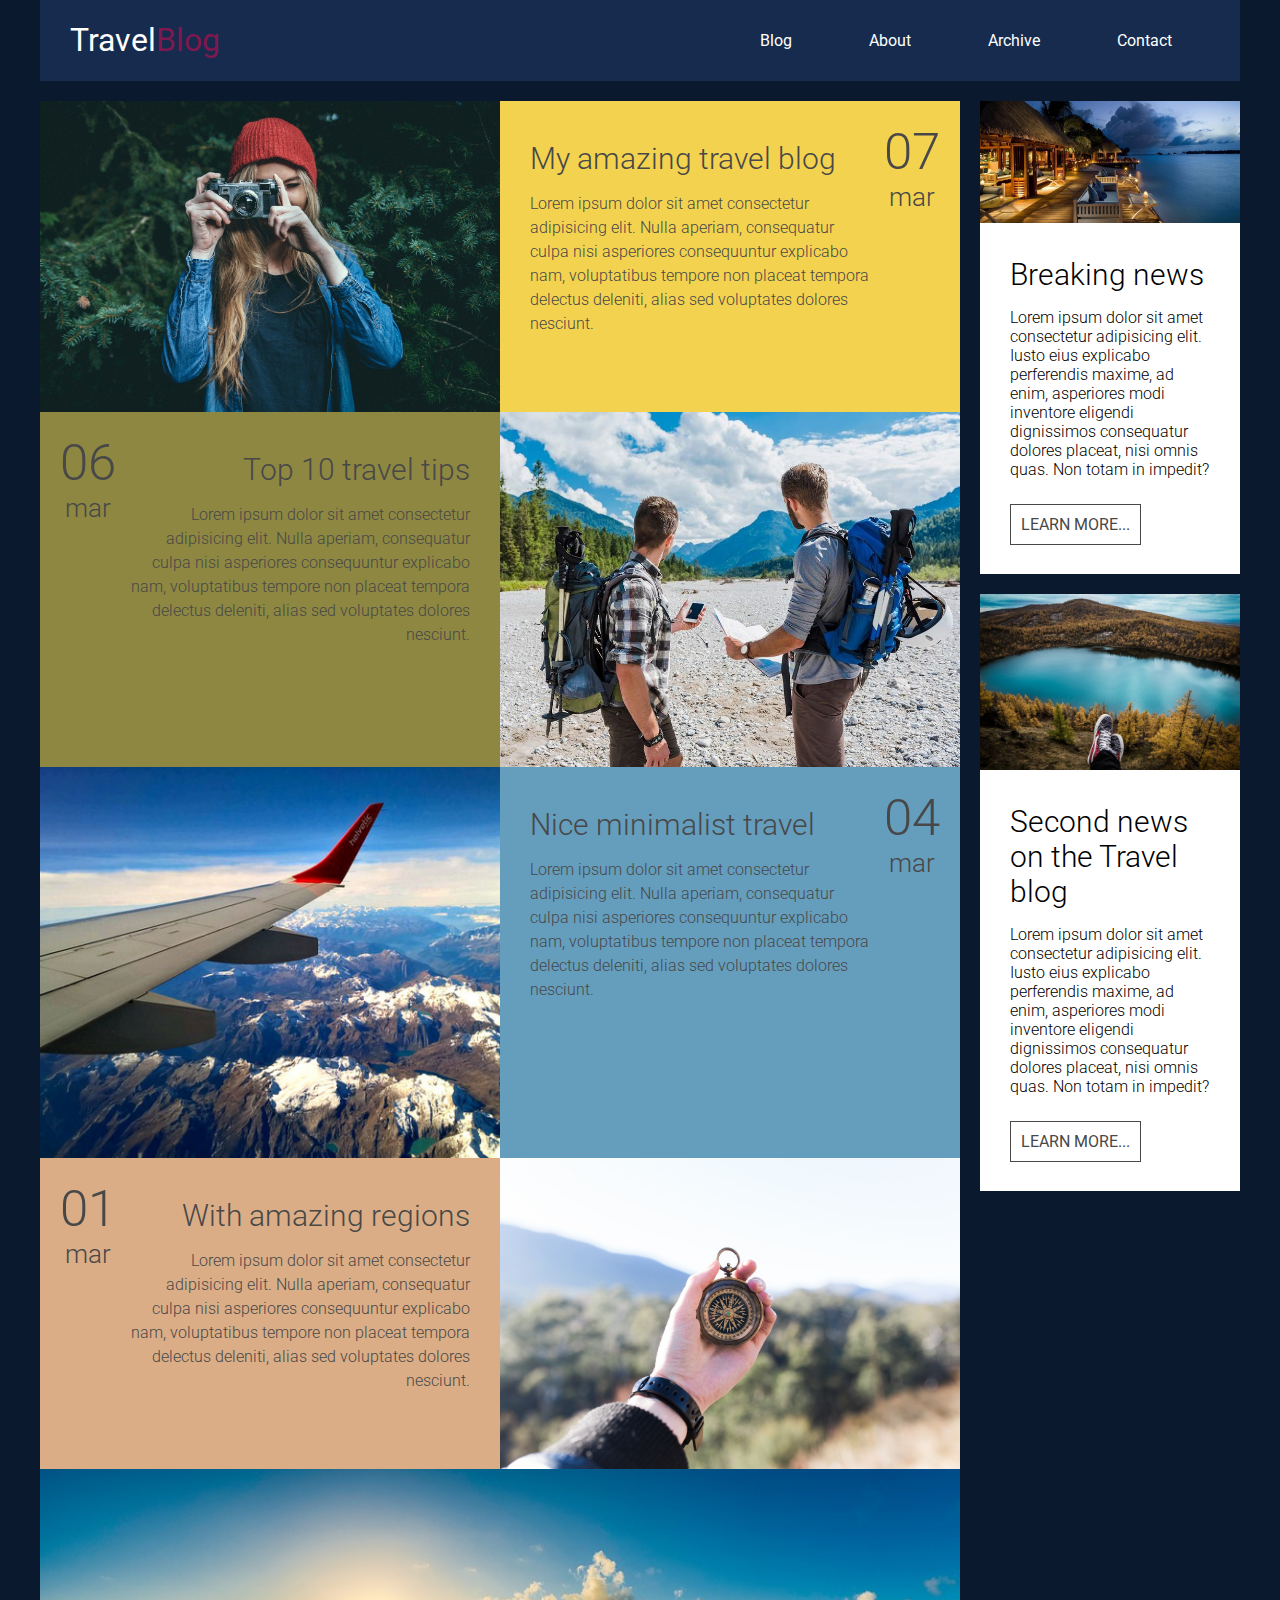
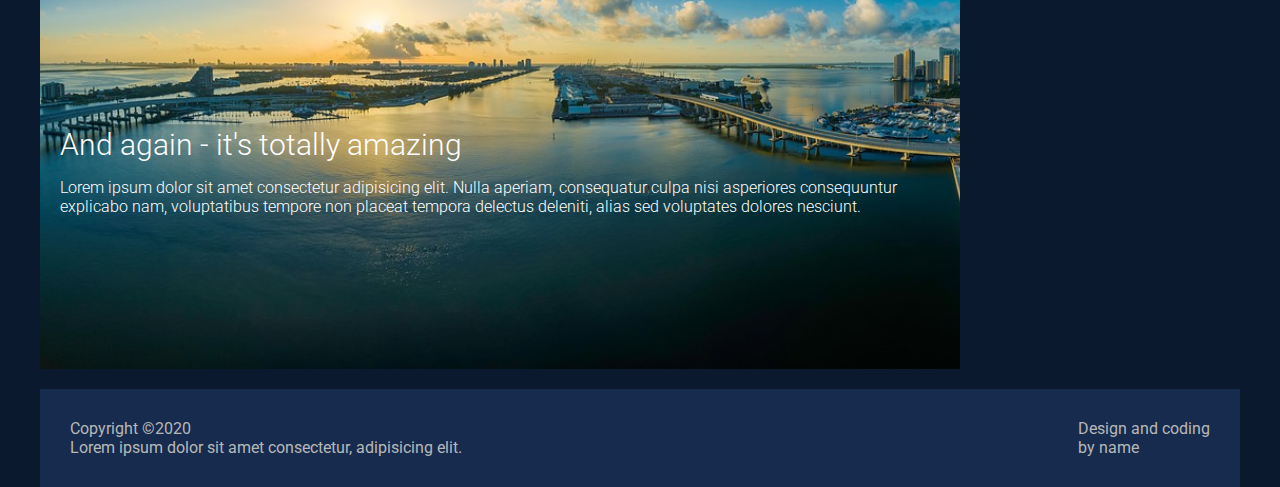
<file: example/travel-blog/index.html>
<!DOCTYPE html>
<html lang="zxx">
<head>
  <meta charset="UTF-8">
  <meta name="viewport" content="width=device-width, initial-scale=1.0">
  <meta http-equiv="X-UA-Compatible" content="ie=edge">
  <link rel="stylesheet" href="./css/styles.css">
  <link href='https://fonts.googleapis.com/css?family=Roboto:400,100,300,700&subset=latin,latin-ext' rel='stylesheet' type='text/css'>   
  <title>Responsive</title>
</head>
<body>
  <header class="header">
    <div class="header-wrap">
      <h1 class="header_logo">Travel<span class="header_logo-word">Blog</span></h1>
      <nav class="header_navigation">
        <span class="navigation-toggl">☰</span>
        <ul class="header_navigation-list">
          <li class="header_navigation-item"><a href="#" class="header_navigation-link">Blog</a></li>
          <li class="header_navigation-item"><a href="#" class="header_navigation-link">About</a></li>
          <li class="header_navigation-item"><a href="#" class="header_navigation-link">Archive</a></li>
          <li class="header_navigation-item"><a href="#" class="header_navigation-link">Contact</a></li>
        </ul>
      </nav>
    </div>
  </header>

  <main class="content">
    <div class="content_wrap">

      <section class="content_section post-1">
        <div class="image_wrap">
          <img src="img/post1.jpg" alt="Travel blog image" class="content_section-post-image">
        </div>
        <div class="content_section-post-wrap">
          <div class="content_section-post-description">
            <h2 class="content_section-post-title">My amazing travel blog</h2>
            <p class="content_section-post-blog">
              Lorem ipsum dolor sit amet consectetur adipisicing elit. Nulla aperiam, consequatur culpa nisi asperiores consequuntur explicabo nam, voluptatibus tempore non placeat tempora delectus deleniti, alias sed voluptates dolores nesciunt.
            </p>
          </div>
          <div class="content_section-date-wrap">
            <span class="content_section-post-date">07</span>
            <span class="content_section-post-month">mar</span>
          </div>
        </div>
      </section>

      <section class="content_section post-2">
        <div class="image_wrap">
          <img src="img/post2.jpg" alt="Travel blog image" class="content_section-post-image">
        </div>
        <div class="content_section-post-wrap">
          <div class="content_section-post-description">
            <h2 class="content_section-post-title">Top 10 travel tips</h2>
            <p class="content_section-post-blog">
              Lorem ipsum dolor sit amet consectetur adipisicing elit. Nulla aperiam, consequatur culpa nisi asperiores consequuntur explicabo nam, voluptatibus tempore non placeat tempora delectus deleniti, alias sed voluptates dolores nesciunt.
            </p>
          </div>
          <div class="content_section-date-wrap">
            <span class="content_section-post-date">06</span>
            <span class="content_section-post-month">mar</span>
          </div>
        </div>
      </section>

      <section class="content_section post-3">
        <div class="image_wrap">
          <img src="img/post3.jpg" alt="Travel blog image" class="content_section-post-image">
        </div>
        <div class="content_section-post-wrap">
          <div class="content_section-post-description">
            <h2 class="content_section-post-title">Nice minimalist travel</h2>
            <p class="content_section-post-blog">
              Lorem ipsum dolor sit amet consectetur adipisicing elit. Nulla aperiam, consequatur culpa nisi asperiores consequuntur explicabo nam, voluptatibus tempore non placeat tempora delectus deleniti, alias sed voluptates dolores nesciunt.
            </p>
          </div>
          <div class="content_section-date-wrap">
            <span class="content_section-post-date">04</span>
            <span class="content_section-post-month">mar</span>
          </div>
        </div>
      </section>

      <section class="content_section post-4">
        <div class="image_wrap">
          <img src="img/post4.jpg" alt="Travel blog image" class="content_section-post-image">
        </div>
        <div class="content_section-post-wrap">
          <div class="content_section-post-description">
            <h2 class="content_section-post-title">With amazing regions</h2>
            <p class="content_section-post-blog">
              Lorem ipsum dolor sit amet consectetur adipisicing elit. Nulla aperiam, consequatur culpa nisi asperiores consequuntur explicabo nam, voluptatibus tempore non placeat tempora delectus deleniti, alias sed voluptates dolores nesciunt.
            </p>
          </div>
          <div class="content_section-date-wrap">
            <span class="content_section-post-date">01</span>
            <span class="content_section-post-month">mar</span>
          </div>
        </div>
      </section>
  
      <section class="content_section-amazing" aria-label="Amazing post">
        <article class="content_section-amazing-post">
            <h2 class="content_section-amazing-title">And again - it's totally amazing</h2>
            <p class="content_section-amazing-blog">
              Lorem ipsum dolor sit amet consectetur adipisicing elit. Nulla aperiam, consequatur culpa nisi asperiores consequuntur explicabo nam, voluptatibus tempore non placeat tempora delectus deleniti, alias sed voluptates dolores nesciunt.
            </p>
        </article>
      </section>

    </div>
    
    <aside class="content_news">

      <section class="content_news-post">
        <div class="content_news-post-wrap">
          <img src="img/news1.jpg" alt="Breaking news" class="content_news-post-image">
          <div class="content_news-wrap">
            <h2 class="content_news-post-title">Breaking news</h2>
            <p class="content_news-post-text">
              Lorem ipsum dolor sit amet consectetur adipisicing elit. Iusto eius explicabo perferendis maxime, ad enim, asperiores modi inventore eligendi dignissimos consequatur dolores placeat, nisi omnis quas. Non totam in impedit?
            </p>
            <a href="#" class="content_news-post-link">Learn more...</a>
          </div>
        </div>
      </section>

      <section class="content_news-post">
        <div class="content_news-post-wrap">
          <img src="img/news2.jpg" alt="Second news" class="content_news-post-image">
          <div class="content_news-wrap">
            <h2 class="content_news-post-title">Second news on the Travel blog</h2>
            <p class="content_news-post-text">
              Lorem ipsum dolor sit amet consectetur adipisicing elit. Iusto eius explicabo perferendis maxime, ad enim, asperiores modi inventore eligendi dignissimos consequatur dolores placeat, nisi omnis quas. Non totam in impedit?
            </p>
            <a href="#" class="content_news-post-link">Learn more...</a>
          </div>
        </div>
      </section>

    </aside>
  </main>

  <footer class="footer">
    <div class="footer_wrap">
      <div class="footer_wrap-company">
        <span class="footer_copyright">Copyright &copy;2020</span>
        <p class="footer_description">
          Lorem ipsum dolor sit amet consectetur, adipisicing elit.
        </p>
      </div>
      <div class="footer_wrap-created">
        <span>Design and coding <br>by name</span>
      </div>
    </div>
  </footer>
</body>
</html>
</file>
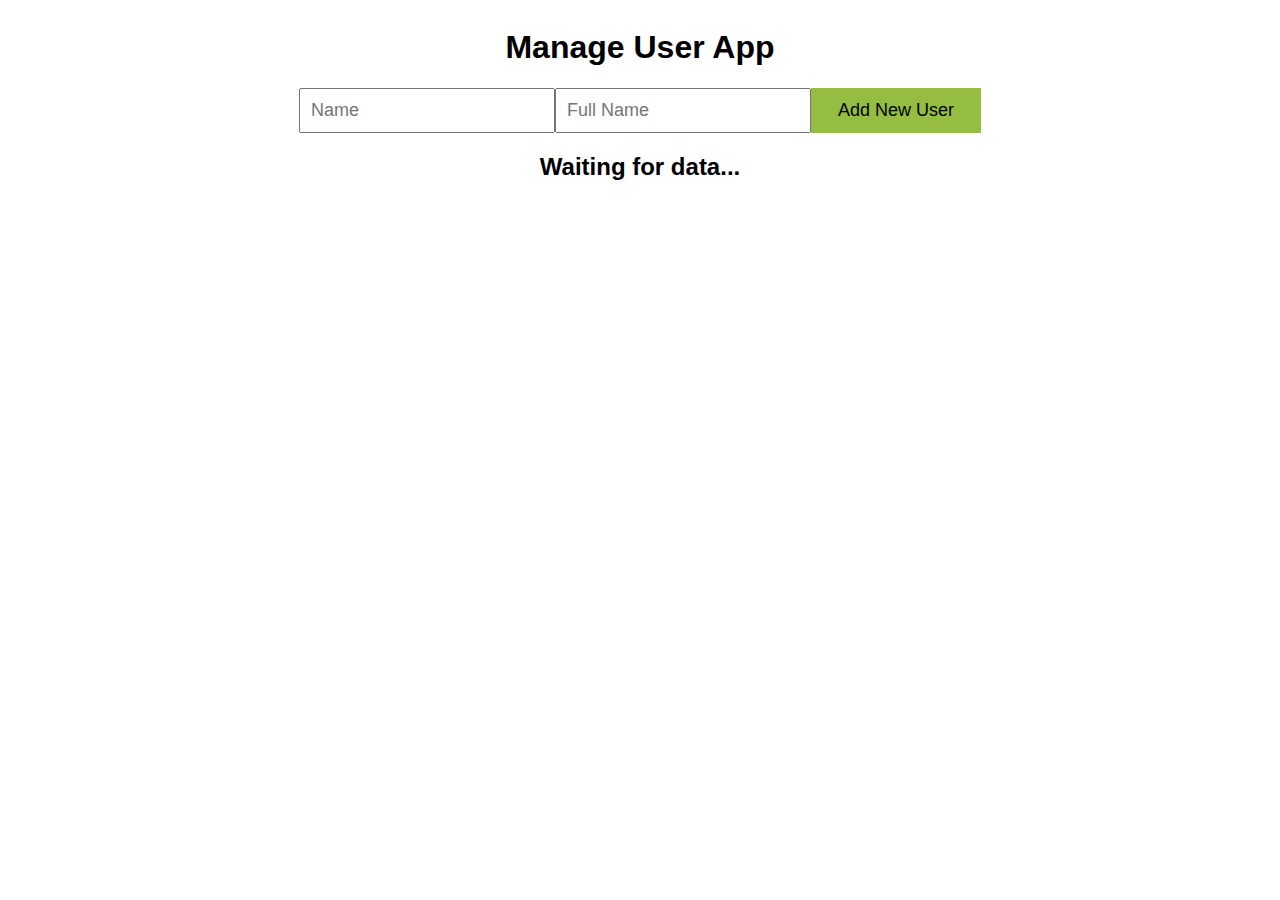
<file: example/ajax/app/index.html>
<!DOCTYPE html>
<html lang="en">
<head>
  <meta charset="UTF-8">
  <meta name="viewport" content="width=device-width, initial-scale=1.0">
  <link rel="stylesheet" type="text/css" href="./styles/index.css">
  <title>UserList</title>
</head>
<body>
  <div id="app-container"></div>
  <script src="./js/index.js"></script>
</body>
</html>
</file>
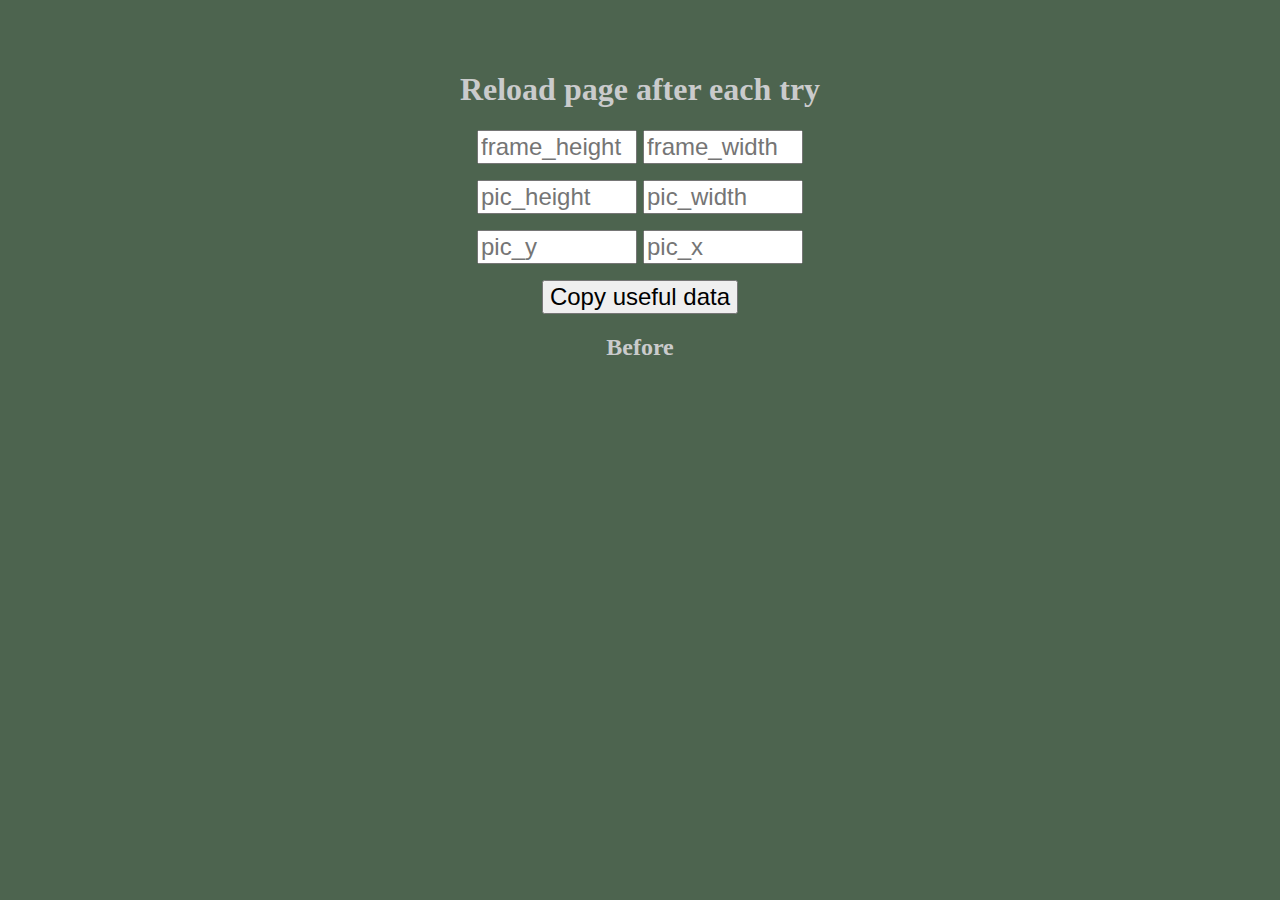
<file: example/test-task-js/copy-useful-data-1-task/index.html>
<!DOCTYPE html>
<html lang="en">
<head>
    <meta charset="UTF-8">
    <meta name="viewport" content="width=device-width, initial-scale=1.0">
    <link rel="stylesheet" href="css/style.css">
    <title>Document</title>
</head>
<body>
    

    <div class="table-container">
        <h1>Reload page after each try</h1>
        <form class="table-container__input" action="">
            <input class="table-container__item" type="text" name="frame_height" id="frame_height" placeholder="frame_height" required>
            <input class="table-container__item" type="text" name="frame_width" id="frame_width" placeholder="frame_width" required>
            <input class="table-container__item" type="text" name="pic_height" id="pic_height" placeholder="pic_height" required>
            <input class="table-container__item" type="text" name="pic_width" id="pic_width" placeholder="pic_width" required>
            <input class="table-container__item" type="text" name="pic_y" id="pic_y" placeholder="pic_y" required>
            <input class="table-container__item" type="text" name="pic_x" id="pic_x" placeholder="pic_x" required>
            <button class="table-container__button">Copy useful data</button>
        </form>
        
        <h2 class="before-copy">Before</h2>
    </div>

    <script src="js/first-task.js"></script>
</body>
</html>
</file>
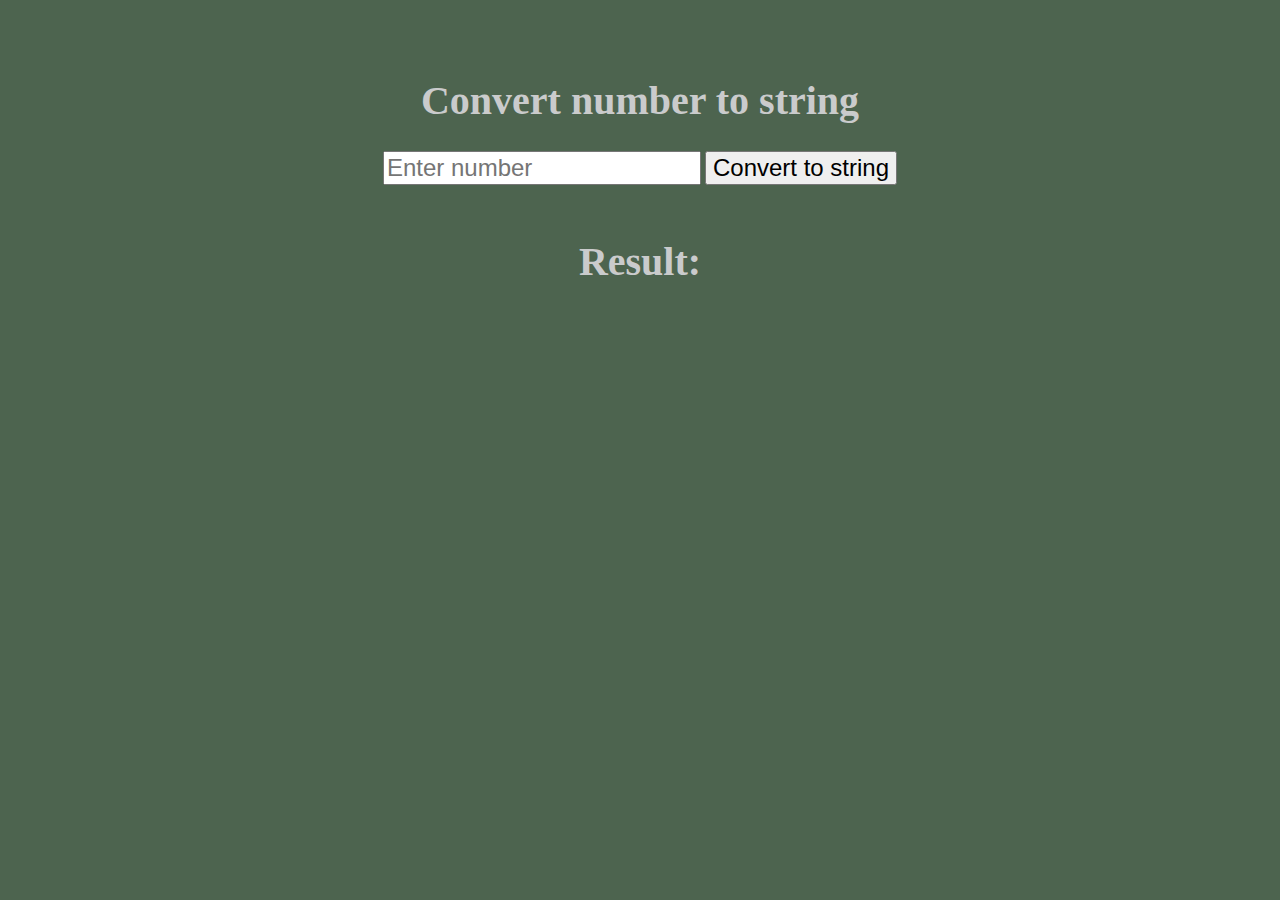
<file: example/test-task-js/numbers-into-words-2-task/index.html>
<!DOCTYPE html>
<html lang="en">
<head>
    <meta charset="UTF-8">
    <meta name="viewport" content="width=device-width, initial-scale=1.0">
    <link rel="stylesheet" href="css/style.css">
    <title>Document</title>
</head>
<body>
    <div class="container">
        <h1 class='container-title'>Сonvert number to string</h1>
        <div class="input-wrapper">
            <input type="number" name="inputValue" id="inputValue" placeholder="Enter number" class="input-block">
            <button id="convertNumber" class="button-block">Convert to string</button>
        </div>

        <h2 class="container-title">Result:</h2>
    </div>

    <script src="js/second-task.js"></script>
</body>
</html>
</file>
<file: css/style.css>
body {
    font-family: 'Work Sans', sans-serif;
    overflow-x: hidden;
}

.header {
    position: relative;
}

.header::before {
    content: "";
    position: absolute;
    left: 0; right: 0; top: 0; bottom: 0;
    z-index: -1;
    background: url('../images/header.jpg') center / cover no-repeat;
    filter: blur(7px);
}

.header-navigation {
    background-color: #15263e;
}

.navbar-nav.navbar-center {
    margin-left: auto;
    margin-right: auto;
    left: 0;
    right: 0;
}

.nav-link:hover {
    color: rgb(6, 148, 101) !important;
}

.cv-frontend {
    display: inline-block;
    padding: 18px 28px;
    color: #ffffff;
    text-decoration: none;
}

.cv-frontend:hover {
    background-color: #3c5d8b;
    color: #ffffff;
    text-decoration: none;
}


.header-cv {
    height: 500px;
    display: flex;
    flex-direction: column;
    align-items: center;
    justify-content: center;
}

.header-cv__who, 
.header-cv__title {
    color: #ffffff;
    margin: 0;
    margin-bottom: 14px;
    text-align: center;
}

.about-info__skills ul {
    list-style-type: "-";
}

.technical-skills,
.soft-skills {
    margin: 0;
    padding: 0;
}

.technical-skill__item,
.soft-skill__item {
    padding: 4px 0;
}

.about-info__photo {
    width: 280px;
    height: 280px;
    border-radius: 50%;
    border: 10px solid #28a745;
}

.experience-work__electronic-engineer {
    text-align: center;
}

.projects-info__link {
    text-decoration: none;
}

.projects-info__link:hover {
    color: rgb(211, 143, 55);
}

.footer {
    background-color: #15263e;
    color: #ffffff;
}

.email-link,
.github-link,
.linkedin-link {
    color: #28a745;
    text-decoration: none;
}

.email-link:hover,
.github-link:hover,
.linkedin-link:hover {
    color: rgb(211, 143, 55);
    text-decoration: none;
}

.projects-list {
    display: flex;
    flex-direction: column;
    align-items: center;
    list-style-type: none;
}

.projects-list__item {
    display: grid;
    grid-template-columns: repeat(3, 1fr);
    grid-gap: 4px;
}

.projects-list__item span {
    line-height: 37px;
}

.disabled {
    cursor: not-allowed;
    pointer-events: none;    
    text-decoration: none;
}
</file>
<file: example/bootstrap-layout/css/styles.css>
.header-content__description--button,
.footer-form__button {
    background-color: #ff7f50;
    border-color: #ff7f50;
}

.container-wrapper__dark {
    background-color: #343a40;
}

.container-wrapper__white {
    background-color: #f8f9fa;
}

.footer {
    background-color: #343a40;
}
</file>
<file: example/giphy-api/css/style.css>
body {
    margin: 0 auto;
    padding: 0;
    max-width: 1600px;
    font-family: 'Work Sans', sans-serif;
    background-color: #0b98aa;
    text-align: center;
}

.header,
.main {
    margin: 0 8px;
}

.header {
    display: flex;
    flex-direction: column;
    align-items: center;
}

.main {
    text-align: center;
}

#add-gifs {
    margin-top: 30px;
}

.gifs-count,
.gifs-not-found {
    text-align: center;
}

#giphy-category,
#find-gifs,
#add-gifs {
    padding: 10px 15px;
    font-size: 22px;

}

.gif-container {
    margin-top: 14px;
    display: grid;
    grid-template-columns: repeat(auto-fill, minmax(260px, 1fr));
    grid-gap: 6px;
}

.gif-container__image {
    width: 100%;
    height: 200px;
    border-radius: 6px;
}

.footer {
    margin-top: 100px;
    margin-bottom: 20px;
    display: flex;
    flex-direction: column;
    align-items: center;
}

@media screen and (max-width: 729px) {
    #search-form {
        display: flex;
        flex-direction: column;
        align-items: center;
        align-items: stretch;
    }

    #search-form input {
        margin-top: 8px;
    }
}

.disabled:hover {
    cursor: not-allowed;
}

.up {
    display: inline-block;
    padding: 16px 22px;
    border-radius: 50%;
    text-decoration: none;
    background-color: #ffffff;
    font-size: 20px;
    color: #000000;
    margin-top: 40px;
}

.up:hover {
    color: blueviolet;
}

.hidden {
    display: none;
}

.active {
    display: inline-block;
}
</file>
<file: example/life-blog/css/style.css>
body {
    margin: 0 auto;
    padding: 0;
}

.header {
    width: 100%;
    display: flex;
    flex-direction: column;
    height: 100vh;
    margin-bottom: 25px;
}

.header_navigation-wrap {
    background-color: #fff;
    display: flex;
    justify-content: space-between;
    margin: 34px 13.75%;
    color: #777777;
}

.header_logo {
    font-weight: bold;
    letter-spacing: 3px;
    font-size: 20px;
}

.header_navigation-link {
    margin-left: 40px;
    color: #777777;
    text-decoration: none;
    font-size: 20px;
    letter-spacing: 2px;
}

.header_navigation-link:hover {
    color: #bfba55;
}

.header_content-wrap {
    height: calc(100vh - 91.32px);
    display: flex;
    flex-direction: column;
    align-items: center;
    justify-content: center;
    background-image: linear-gradient(rgba(0,0,0,.5), rgba(0,0,0,.5)), url("../img/home-bg.jpg");
    background-repeat: no-repeat;
    background-size: cover;
}

.header_heading {
    color: #ffffff;
    font-size: 60px;
    margin: 0;
    font-family: 'PT Serif', serif;
}

.header_desription {
    color: #bfba55;
    letter-spacing: 2px;
}

.header_about-link {
    position: relative;
    top: 36px;
    padding: 16px 24px;
    border-radius: 30px;
    text-decoration: none;
    background-color: #ffffff;
    text-transform: uppercase;
    letter-spacing: 1px;
    font-weight: bold;
    color: #777777;
}

.header_about-link:hover {
    background-color: #cccccc;
    color: #ffffff;
}

.content {
    display: flex;
    flex-direction: column;
    align-items: center;
    justify-content: center;
    /* max-width: 945px; */
    width: 100%;
    background-color: #ffffff;
}

.content_section {
    margin: 0 20.46875%;
    display: flex;
    flex-direction: column;
    margin-top: 90px;
    padding-bottom: 62px;
    border-bottom: 1px solid #f0f0f0;
}

.content_section-img {
    width: 100%;
}

.content_section-post-heading {
    font-size: 26px;
    font-family: 'PT Serif', serif;
}

.content_section-post-info {
    padding: 0;
}

.content_section-post-description,
.content_section-post-read {
    font-family: 'PT Serif', serif;
    color: #777777;
}

.content_section-post-info li {
    display: inline-block;
    list-style-type: none;
    margin-right: 10px;
    vertical-align: middle;
    color: #333333;
}

.post_user-avatar {
    width: 45px;
    height: 45px;
    border-radius: 50%;
}

.post_user-comments:before {
    font-family: "Font Awesome 5 Free";
    content: "\f075";
    padding-right: 4px;
}

.content_section-post-description {
    line-height: 2;
    padding-bottom: 40px;
    font-family: 'PT Serif', serif;
}

.content_section-post-read {
    border: 1px solid #cccccc;
    padding: 14px 24px;
    border-radius: 30px;
    text-decoration: none;
    background-color: #ffffff;
    letter-spacing: 1px;
    color: #777777;
    font-weight: 600;
}

.content_section-post-read:hover {
    background-color: #cccccc;
    color: #ffffff;
}

section:last-child {
    border: none;
    margin-bottom: 50px;
}

.footer {
    padding: 95px 20.5%;
    font-family: 'PT Serif', serif;
    background-color: #000000;
    color: #777777;
}

.footer_wrap {
    display: flex;
    flex-direction: row;
    justify-content: space-between;
}

.footer_company-heading,
.footer_contact-heading {
    color: #ffffff;
}

.footer_company {
    flex-basis: 440px;
    margin-right: 8%;
}

.footer_contact {
    margin-right: 22px;
}

.footer_copyright {
    display: flex;
    flex-direction: column;
}

.footer_company-description {
    line-height: 2;
}
</file>
<file: example/scss-preprocessor/css/style1.css>
body {
  margin: 0 auto;
  padding: 0;
  max-width: 1300px;
  background-color: #ffffff; }

.header {
  background-image: url("../img/m-h-day.jpg");
  min-height: 560px;
  background-repeat: no-repeat;
  border-bottom-right-radius: 40%;
  background-size: cover;
  background-position: center center; }
  .header-wrap {
    padding-top: 20px;
    margin-left: 130px;
    color: #2c2f3c;
    font-family: "Source Sans Pro", sans-serif; }
    .header-wrap div:not([class]) {
      padding-top: 24px; }
  .header_button {
    padding: 10px 36px;
    background-color: #699900;
    color: #ffffff;
    font-weight: bold;
    border: none;
    cursor: pointer; }
  .header .login {
    color: #ffffff;
    font-family: "Source Sans Pro", sans-serif;
    font-size: 16px;
    font-weight: normal;
    margin-left: 128px; }
  .header_heading {
    z-index: 10;
    position: relative;
    margin-bottom: 30px;
    width: 400px;
    font-size: 50px;
    font-weight: bold;
    line-height: 1; }
    .header_heading::after {
      content: "";
      position: absolute;
      z-index: -1;
      height: 36px;
      background-color: #14a0c7;
      width: 210px;
      right: 190px;
      bottom: 0px; }
  .header_text {
    font-family: "Source Sans Pro", sans-serif;
    font-size: 16px;
    white-space: pre-line;
    margin-bottom: 30px; }

.landing-logo, .footer_logo {
  display: inline-block;
  font-family: "Hind", sans-serif;
  letter-spacing: -0.5px;
  font-weight: bold; }
  .landing-logo img, .footer_logo img {
    float: left;
    width: 40px;
    height: 40px; }
  .landing-logo p, .footer_logo p {
    float: left;
    margin: 0;
    padding-left: 10px;
    line-height: 1;
    font-size: 26px; }
  .landing-logo span, .footer_logo span {
    text-align: center;
    display: block;
    font-size: 12px; }

.section {
  display: flex;
  flex-direction: column;
  align-items: center; }
  .section_card_heading {
    color: #ffffff; }
  .section_card_text {
    color: #bbc3c9; }
  .section_banner_heading {
    color: #2c2f3c; }
  .section_banner_text {
    color: #bbc3c9; }
  .section_text {
    z-index: 10;
    position: relative;
    font-size: 30px;
    font-family: "Source Sans Pro", sans-serif;
    font-weight: 600;
    color: #2c2f3c; }
    .section_text::after {
      content: "";
      position: absolute;
      z-index: -1;
      height: 36px;
      background-color: #14a0c7;
      right: 8px;
      width: 136px;
      bottom: 6px; }
  .section_card_wrap {
    max-width: 770px; }
  .section_card {
    display: flex;
    align-items: center;
    margin-bottom: 20px;
    border-radius: 5px;
    padding: 20px;
    background-color: #21232e; }
  .section_card_img {
    border-radius: 5px;
    width: 100%;
    height: 200px; }
  .section_card_right_container {
    text-align: center; }
  .section_card_heading {
    font-size: 20px;
    font-family: "Source Sans Pro", sans-serif;
    font-weight: bold;
    margin: 0;
    padding-bottom: 10px; }
  .section_card_text {
    padding: 0 52px;
    padding-bottom: 10px;
    font-family: "Source Sans Pro", sans-serif;
    text-align: justify;
    margin: 0;
    font-size: 16px;
    line-height: 1.4; }
  .section_link {
    color: #bbc3c9;
    font-family: "Source Sans Pro", sans-serif;
    font-size: 16px;
    font-weight: bold; }
  .section_banner {
    position: relative;
    display: flex;
    align-items: center;
    justify-content: space-between;
    width: 820px;
    bottom: -66px;
    box-sizing: border-box;
    padding: 0 80px;
    margin-top: 34px;
    background: linear-gradient(45deg, #699900, #2b59dd);
    border-radius: 5px; }
  .section_banner_button {
    padding: 10px 36px;
    background-color: #699900;
    color: #ffffff;
    font-weight: bold;
    border: none;
    cursor: pointer; }
  .section_banner_text_wrap {
    font-family: "Source Sans Pro", sans-serif; }
  .section_banner_heading {
    position: relative;
    padding: 20px 0;
    margin: 0;
    z-index: 10;
    font-weight: 600;
    font-size: 28px; }
    .section_banner_heading::before {
      content: "";
      position: absolute;
      z-index: -1;
      height: 36px;
      background-color: #14a0c7;
      left: 108px;
      width: 58px;
      bottom: 24px; }
  .section_banner_text {
    margin: 0;
    padding-bottom: 34px; }

.footer {
  font-family: "Source Sans Pro", sans-serif;
  background-color: #21232e;
  padding: 32px 130px; }
  .footer-wrap {
    padding-top: 66px;
    display: flex;
    align-items: center;
    justify-content: space-between; }
  .footer_text {
    box-sizing: border-box;
    padding-left: 30px;
    width: 330px;
    color: #bbc3c9; }
  .footer-cr {
    color: #bbc3c9; }
  .footer_logo {
    color: #bbc3c9; }
</file>
<file: example/scss-preprocessor/css/style2.css>
#pageColor {
  padding: 10px 36px;
  background-color: #8a0d0d;
  color: #a1d7f0;
  font-weight: bold;
  border: none;
  cursor: pointer; }

body {
  margin: 0 auto;
  padding: 0;
  max-width: 1300px;
  background-color: #21232e; }

.header {
  background-image: url("../img/m-h-night.jpg");
  min-height: 560px;
  background-repeat: no-repeat;
  border-bottom-right-radius: 40%;
  background-size: cover;
  background-position: center center; }
  .header-wrap {
    padding-top: 20px;
    margin-left: 130px;
    color: #ffffff;
    font-family: "Source Sans Pro", sans-serif; }
    .header-wrap div:not([class]) {
      padding-top: 24px; }
  .header_button {
    padding: 10px 36px;
    background-color: #e3ac00;
    color: #ffffff;
    font-weight: bold;
    border: none;
    cursor: pointer; }
  .header .login {
    color: #ffffff;
    font-family: "Source Sans Pro", sans-serif;
    font-size: 16px;
    font-weight: normal;
    margin-left: 128px; }
  .header_heading {
    z-index: 10;
    position: relative;
    margin-bottom: 30px;
    width: 400px;
    font-size: 50px;
    font-weight: bold;
    line-height: 1; }
    .header_heading::after {
      content: "";
      position: absolute;
      z-index: -1;
      height: 36px;
      background-color: #ff4e33;
      width: 210px;
      right: 190px;
      bottom: 0px; }
  .header_text {
    font-family: "Fresca", sans-serif;
    font-size: 16px;
    white-space: pre-line;
    margin-bottom: 30px; }

.landing-logo, .footer_logo {
  display: inline-block;
  font-family: "Fresca", sans-serif;
  letter-spacing: -0.5px;
  font-weight: bold; }
  .landing-logo img, .footer_logo img {
    float: left;
    width: 40px;
    height: 40px; }
  .landing-logo p, .footer_logo p {
    float: left;
    margin: 0;
    padding-left: 10px;
    line-height: 1;
    font-size: 26px; }
  .landing-logo span, .footer_logo span {
    text-align: center;
    display: block;
    font-size: 12px; }

.section {
  display: flex;
  flex-direction: column;
  align-items: center; }
  .section_card_heading {
    color: #ffffff; }
  .section_card_text {
    color: #d1d1d1; }
  .section_banner_heading {
    color: #ffffff; }
  .section_banner_text {
    color: #d1d1d1; }
  .section_text {
    z-index: 10;
    position: relative;
    font-size: 30px;
    font-family: "Source Sans Pro", sans-serif;
    font-weight: 600;
    color: #ffffff; }
    .section_text::after {
      content: "";
      position: absolute;
      z-index: -1;
      height: 36px;
      background-color: #ff4e33;
      right: 8px;
      width: 136px;
      bottom: 6px; }
  .section_card_wrap {
    max-width: 770px; }
  .section_card {
    display: flex;
    align-items: center;
    margin-bottom: 20px;
    border-radius: 5px;
    padding: 20px;
    background-color: #3b3f50; }
  .section_card_img {
    border-radius: 5px;
    width: 100%;
    height: 200px; }
  .section_card_right_container {
    text-align: center; }
  .section_card_heading {
    font-size: 20px;
    font-family: "Source Sans Pro", sans-serif;
    font-weight: bold;
    margin: 0;
    padding-bottom: 10px; }
  .section_card_text {
    padding: 0 52px;
    padding-bottom: 10px;
    font-family: "Fresca", sans-serif;
    text-align: justify;
    margin: 0;
    font-size: 16px;
    line-height: 1.4; }
  .section_link {
    color: #d1d1d1;
    font-family: "Source Sans Pro", sans-serif;
    font-size: 16px;
    font-weight: bold; }
  .section_banner {
    position: relative;
    display: flex;
    align-items: center;
    justify-content: space-between;
    width: 820px;
    bottom: -66px;
    box-sizing: border-box;
    padding: 0 80px;
    margin-top: 34px;
    background: linear-gradient(45deg, #e3ac00, #922b54);
    border-radius: 5px; }
  .section_banner_button {
    padding: 10px 36px;
    background-color: #e3ac00;
    color: #ffffff;
    font-weight: bold;
    border: none;
    cursor: pointer; }
  .section_banner_text_wrap {
    font-family: "Source Sans Pro", sans-serif; }
  .section_banner_heading {
    position: relative;
    padding: 20px 0;
    margin: 0;
    z-index: 10;
    font-weight: 600;
    font-size: 28px; }
    .section_banner_heading::before {
      content: "";
      position: absolute;
      z-index: -1;
      height: 36px;
      background-color: #ff4e33;
      left: 108px;
      width: 58px;
      bottom: 24px; }
  .section_banner_text {
    margin: 0;
    padding-bottom: 34px; }

.footer {
  font-family: "Fresca", sans-serif;
  background-color: #3b3f50;
  padding: 32px 130px; }
  .footer-wrap {
    padding-top: 66px;
    display: flex;
    align-items: center;
    justify-content: space-between; }
  .footer_text {
    box-sizing: border-box;
    padding-left: 30px;
    width: 330px;
    color: #d1d1d1; }
  .footer-cr {
    color: #d1d1d1; }
  .footer_logo {
    color: #d1d1d1; }
</file>
<file: example/smart-orange/css/fonts.css>
@font-face {
    font-family: 'HelveticaNeueCyr';
    src: url('../font/HelveticaNeueCyr/HelveticaNeueCyr-Roman.eot');
	src: url('../font/HelveticaNeueCyr/HelveticaNeueCyr-Roman.eot?#iefix') format('embedded-opentype'),
		url('../font/HelveticaNeueCyr/HelveticaNeueCyr-Roman.woff') format('woff'),
		url('../font/HelveticaNeueCyr/HelveticaNeueCyr-Roman.ttf') format('truetype');
	font-weight: normal;
	font-style: normal;
}
</file>
<file: example/smart-orange/css/style.css>
@charset "UTF-8";
*,
::before,
::after {
  -webkit-box-sizing: border-box;
          box-sizing: border-box;
}

img {
  width: 100%;
}

a:hover {
  text-decoration: none;
}

body {
  margin: 0 auto;
  padding: 0;
  overflow-x: hidden;
}

.disabled {
  color: grey;
  cursor: default;
  text-decoration: none;
  opacity: 0.5;
}

.main-navigation {
  position: fixed;
  z-index: 100;
  top: 12vh;
  padding-left: 80px;
}

.main-navigation__link {
  color: #A68E52;
}

.main-navigation__list {
  list-style-type: none;
  padding: 0;
  display: -webkit-box;
  display: -ms-flexbox;
  display: flex;
  -webkit-box-orient: vertical;
  -webkit-box-direction: normal;
      -ms-flex-direction: column;
          flex-direction: column;
}

.main-navigation__item {
  position: relative;
  margin-bottom: 40px;
  font-family: "HelveticaNeueCyr";
  color: #A68E52;
  font-size: 10px;
  text-transform: uppercase;
}

.main-navigation__item::before {
  content: "";
  position: absolute;
  left: -22px;
  top: 5px;
  width: 3px;
  height: 3px;
  border-radius: 50%;
  background-color: #A68E52;
}

.main-navigation__swap {
  position: relative;
  display: -webkit-box;
  display: -ms-flexbox;
  display: flex;
  -webkit-box-orient: vertical;
  -webkit-box-direction: normal;
      -ms-flex-direction: column;
          flex-direction: column;
  left: -38px;
}

.main-navigation__arrow i {
  color: #A68E52;
}

.main-navigation__item-active {
  display: inline;
}

.main-navigation__item-hidden {
  display: block;
}

.navigation {
  display: -webkit-box;
  display: -ms-flexbox;
  display: flex;
  -webkit-box-orient: horizontal;
  -webkit-box-direction: normal;
      -ms-flex-direction: row;
          flex-direction: row;
  -webkit-box-align: center;
      -ms-flex-align: center;
          align-items: center;
}

.navigation-slider {
  display: -webkit-box;
  display: -ms-flexbox;
  display: flex;
  -webkit-box-orient: horizontal;
  -webkit-box-direction: normal;
      -ms-flex-direction: row;
          flex-direction: row;
  list-style-type: none;
  font-size: 8px;
  padding: 0;
}

.navigation-slider__item {
  margin-right: 22px;
  color: #DDDDDD;
  opacity: 0.2;
}

.navigation-slider__item-active {
  color: #757575;
  opacity: 1;
}

.navigation-arrow {
  display: inline-block;
  margin: 0 10px;
  color: #DDDDDD;
  font-size: 34px;
}

#registrationForm {
  opacity: 0;
  visibility: hidden;
}

.form-wrapper {
  position: fixed;
  width: 100vw;
  height: 100vh;
  overflow: auto;
  background-color: black;
  background-color: rgba(0, 0, 0, 0.4);
  left: 0;
  top: 0;
  -webkit-transition: .6s all;
  transition: .6s all;
}

.form {
  max-width: 768px;
  height: 506px;
  position: fixed;
  z-index: 9999;
  top: 50%;
  left: 50%;
  margin-left: -384px;
  margin-top: -253px;
  display: -ms-grid;
  display: grid;
  -ms-grid-columns: 1fr 1fr;
      grid-template-columns: 1fr 1fr;
  -ms-grid-rows: auto;
      grid-template-rows: auto;
  background-color: #FFFFFF;
  outline: solid 1px rgba(166, 142, 82, 0.5);
  outline-offset: -20px;
  overflow: hidden;
}

.form-call {
  -ms-grid-column: 1;
  -ms-grid-column-span: 1;
  grid-column: 1/2;
  margin: 71px 67px;
}

.form-call__close {
  position: absolute;
  top: 30px;
  right: 30px;
  background-color: transparent;
  border: 0.5px solid #A68E52;
  background: #FDFBFB;
  border-radius: 50%;
  padding: 3px 10px;
  text-align: center;
}

.form-fill__title {
  margin-top: 30px;
  font-family: "Cormorant", serif;
  color: #212224;
  font-size: 68px;
  font-weight: 500;
  line-height: 68px;
}

.form-fill input {
  width: 100%;
  margin-top: 30px;
  font-family: "HelveticaNeueCyr";
  color: #757575;
  font-size: 14px;
  line-height: 24px;
  padding-bottom: 10px;
  border: none;
  border-bottom: 1px solid #DDDDDD;
}

.form-fill__send {
  margin-top: 30px;
  padding: 10px 52px;
  background: #A68E52;
  border-radius: 3px;
  border: none;
  font-family: "HelveticaNeueCyr";
  color: #FDFBFB;
  font-size: 10px;
  text-transform: uppercase;
}

.form-image__background {
  width: 100%;
  height: 100%;
}

.carousel-control-next, .carousel-control-prev {
  top: auto;
  bottom: 140px;
  width: 30px;
  height: 30px;
  color: #fff;
}

.carousel-control-prev {
  left: 180px;
}

.carousel-control-next {
  right: auto;
  left: 220px;
}

.carousel-control-prev-icon {
  background-image: none;
}

.carousel-control-prev-icon .fa-long-arrow-alt-left {
  font-size: 30px;
}

.carousel-control-next-icon {
  background-image: none;
}

.carousel-control-next-icon .fa-long-arrow-alt-right {
  font-size: 30px;
}

.carousel-indicators {
  right: auto;
  left: 0;
  bottom: 120px;
  margin-right: 0;
  margin-left: 110px;
}

.carousel-indicators li {
  width: 8px;
  height: 8px;
  margin-right: 20px;
  background-color: #fff;
  border-radius: 50%;
}

.main-navigation__link {
  display: none;
  position: relative;
}

.main-navigation__link::before {
  position: absolute;
  content: "";
  left: -28px;
  bottom: 0;
  width: 16px;
  height: 16px;
  border-radius: 50%;
  border: 1px solid #A68E52;
}

.active {
  color: #A68E52;
  display: inline-block;
}

.main {
  position: relative;
  margin: 0 auto;
}

.deactive {
  background-color: #F1F1F1;
}

.content-wrapper {
  background-image: url("../image/sales-bg.png");
  background-color: #161B21;
  background-repeat: no-repeat;
}

.header {
  position: relative;
  margin: 0 auto;
}

.header-wrapper {
  margin: 0 auto;
  position: relative;
}

.header-item {
  display: -webkit-box;
  display: -ms-flexbox;
  display: flex;
  -webkit-box-orient: vertical;
  -webkit-box-direction: normal;
      -ms-flex-direction: column;
          flex-direction: column;
  -webkit-box-pack: justify;
      -ms-flex-pack: justify;
          justify-content: space-between;
  position: relative;
  height: 750px;
  padding: 30px 40px;
}

.header-item__club::before {
  content: "";
  position: absolute;
  top: 0;
  right: 0;
  left: 0;
  height: 100%;
  width: 100%;
  z-index: -1;
  background: -webkit-gradient(linear, right top, left top, from(rgba(0, 0, 0, 0.9)), color-stop(0.01%, rgba(0, 0, 0, 0.9)), to(rgba(0, 0, 0, 0))), url("../image/header-bg-slide1-min.jpg");
  background: linear-gradient(270deg, rgba(0, 0, 0, 0.9) 0%, rgba(0, 0, 0, 0.9) 0.01%, rgba(0, 0, 0, 0) 100%), url("../image/header-bg-slide1-min.jpg");
  -webkit-transform: matrix(-1, 0, 0, 1, 0, 0);
          transform: matrix(-1, 0, 0, 1, 0, 0);
  background-repeat: no-repeat;
  background-size: cover;
  background-position: center;
}

.header-item__house::before {
  content: "";
  position: absolute;
  top: 0;
  right: 0;
  left: 0;
  height: 100%;
  width: 100%;
  z-index: -1;
  background: -webkit-gradient(linear, right top, left top, from(rgba(0, 0, 0, 0.9)), color-stop(0.01%, rgba(0, 0, 0, 0.9)), to(rgba(0, 0, 0, 0))), url("../image/header-bg-slide2-min.jpg");
  background: linear-gradient(270deg, rgba(0, 0, 0, 0.9) 0%, rgba(0, 0, 0, 0.9) 0.01%, rgba(0, 0, 0, 0) 100%), url("../image/header-bg-slide2-min.jpg");
  -webkit-transform: matrix(-1, 0, 0, 1, 0, 0);
          transform: matrix(-1, 0, 0, 1, 0, 0);
  background-repeat: no-repeat;
  background-size: cover;
  background-position: center;
}

.header-heading {
  display: -webkit-box;
  display: -ms-flexbox;
  display: flex;
  -webkit-box-orient: horizontal;
  -webkit-box-direction: normal;
      -ms-flex-direction: row;
          flex-direction: row;
  -webkit-box-align: center;
      -ms-flex-align: center;
          align-items: center;
  -webkit-box-pack: justify;
      -ms-flex-pack: justify;
          justify-content: space-between;
  max-width: 360px;
}

.header-heading__contact {
  position: relative;
}

.header-heading__contact::before {
  font-family: "Font Awesome 5 Free";
  position: absolute;
  content: "";
  left: -38px;
  font-size: 14px;
  color: #A68E52;
  font-weight: 900;
  border: 1px solid rgba(117, 117, 117, 0.4);
  padding-top: 4px;
  bottom: 10px;
  width: 30px;
  height: 30px;
  text-align: center;
  border-radius: 50%;
}

.header-heading__phone {
  font-family: "HelveticaNeueCyr";
  color: #A68E52;
  font-size: 14px;
  margin: 0;
  line-height: 26px;
}

.header-heading__call {
  font-family: "HelveticaNeueCyr";
  color: #DDDDDD;
  font-size: 10px;
  text-decoration: none;
  display: inline-block;
  border-bottom: 1px solid #A68E52;
  line-height: 26px;
}

.header-heading__lang {
  letter-spacing: 0.05em;
  font-size: 10px;
  line-height: 26px;
  color: #DDDDDD;
  background-color: transparent;
  border-radius: 50%;
  border: 1px solid rgba(117, 117, 117, 0.4);
}

.header-content {
  display: -webkit-box;
  display: -ms-flexbox;
  display: flex;
  -webkit-box-orient: horizontal;
  -webkit-box-direction: normal;
      -ms-flex-direction: row;
          flex-direction: row;
}

.header-content__trigger {
  font-family: "HelveticaNeueCyr";
  color: #A68E52;
  font-size: 10px;
  margin-right: 44px;
}

.header-content__progress {
  position: relative;
  margin-left: 6px;
  width: 1px;
  height: 78px;
  background: rgba(221, 221, 221, 0.4);
}

.header-content__progress::before {
  position: absolute;
  content: "";
  width: 1px;
  height: 25px;
  background-color: #DDDDDD;
}

.header-content__page {
  margin: 5px 0;
  display: inline-block;
  -webkit-transform: rotate(-90deg);
          transform: rotate(-90deg);
}

.header-content__title {
  color: #A68E52;
  line-height: 24px;
}

.header-content__appartment {
  text-transform: uppercase;
}

.header-content__description {
  font-family: "Cormorant", serif;
  color: #FDFBFB;
  font-size: 68px;
  line-height: 68px;
  font-weight: normal;
  margin: 0;
}

.header-content__about {
  letter-spacing: 0.05em;
  font-size: 10px;
  line-height: 26px;
  font-family: "HelveticaNeueCyr";
  color: #FDFBFB;
  font-size: 10px;
  background-color: #A68E52;
  padding: 10px 52px;
  letter-spacing: 0.05em;
  text-transform: uppercase;
  border-radius: 3px;
  text-decoration: none;
  margin-top: 64px;
  display: inline-block;
}

.header-footer {
  margin-left: 80px;
  display: -webkit-box;
  display: -ms-flexbox;
  display: flex;
  -webkit-box-orient: horizontal;
  -webkit-box-direction: normal;
      -ms-flex-direction: row;
          flex-direction: row;
  -webkit-box-pack: justify;
      -ms-flex-pack: justify;
          justify-content: space-between;
  font-family: "HelveticaNeueCyr";
  color: #DDDDDD;
  font-size: 10px;
  text-transform: uppercase;
  -webkit-box-align: center;
      -ms-flex-align: center;
          align-items: center;
}

.header-footer__location {
  position: relative;
}

.header-footer__location::before {
  font-family: "Font Awesome 5 Free";
  position: absolute;
  content: "";
  left: -20px;
  font-size: 14px;
  color: #A68E52;
  font-weight: 900;
}

.header-footer__metro {
  position: relative;
  left: 60px;
  font-family: "HelveticaNeueCyr";
  color: #DDDDDD;
  font-size: 10px;
}

.header-footer__metro::before {
  content: "M";
  border: 0.8px solid #A68E52;
  font-family: "HelveticaNeueCyr";
  color: #A68E52;
  font-size: 10px;
  margin-right: 8px;
  padding: 3px 4px;
  width: 30px;
  height: 30px;
  text-align: center;
  border-radius: 50%;
}

.header-footer__image {
  width: 66px;
  height: 46px;
}

.gallery-preview {
  margin-left: 236px;
}

.gallery-preview::before {
  z-index: -1;
  content: "";
  position: absolute;
  background: url("../image/yolochka.png");
  opacity: 0.13;
  top: 294px;
  left: 14px;
  width: 100%;
  height: 400px;
  background-repeat: no-repeat;
}

.gallery-preview__image {
  position: relative;
  width: 100%;
  height: 100%;
}

.gallery-footer {
  position: relative;
  top: -44px;
}

.gallery-footer__content {
  display: -ms-grid;
  display: grid;
  -ms-grid-columns: 1fr 1fr 1fr 1fr 1fr 1fr 1fr 1fr 1fr 1fr 1fr 1fr;
      grid-template-columns: 1fr 1fr 1fr 1fr 1fr 1fr 1fr 1fr 1fr 1fr 1fr 1fr;
}

.gallery-footer__navigation-wrapper {
  padding-left: 115px;
  -ms-grid-column: 1;
  -ms-grid-column-span: 5;
  grid-column: 1/6;
  margin-right: 14px;
  background-color: #FDFBFB;
  -webkit-box-shadow: 0px 5px 60px rgba(55, 55, 55, 0.2);
          box-shadow: 0px 5px 60px rgba(55, 55, 55, 0.2);
}

.gallery-footer__slider {
  position: relative;
  margin-left: 40px;
  top: 16px;
}

.gallery-footer__slider a i {
  padding-bottom: 22px;
}

.gallery-footer__circle {
  color: #DDDDDD;
  opacity: 1;
}

.gallery-footer__circle-active {
  color: #A68E52;
}

.gallery-footer__items {
  display: -ms-grid;
  display: grid;
  -ms-grid-columns: 1fr 1fr 1fr 1fr 1fr;
      grid-template-columns: 1fr 1fr 1fr 1fr 1fr;
  -ms-grid-column: 6;
  -ms-grid-column-span: 7;
  grid-column: 6/13;
}

.gallery-footer__item {
  width: 114px;
  height: 74px;
  -ms-flex-item-align: end;
      align-self: flex-end;
  justify-self: flex-end;
}

.gallery-footer__active {
  width: 160px;
  height: 103px;
}

.gallery-footer__section {
  display: -webkit-box;
  display: -ms-flexbox;
  display: flex;
  -webkit-box-orient: horizontal;
  -webkit-box-direction: normal;
      -ms-flex-direction: row;
          flex-direction: row;
  list-style-type: none;
  padding: 0;
  margin: 0;
}

.gallery-footer__title {
  display: inline-block;
  padding: 7px 40px;
  font-family: "HelveticaNeueCyr";
  color: #A68E52;
  font-size: 10px;
  text-transform: uppercase;
  text-decoration: none;
  font-weight: bold;
  letter-spacing: 0.05em;
  line-height: 26px;
}

.appartment {
  margin-left: 205px;
}

.appartment-fits__title {
  font-family: "Cormorant", serif;
  color: #212224;
  font-size: 68px;
  line-height: 68px;
}

.appartment-info {
  background: #FFFFFF;
  -webkit-box-shadow: 0px 8px 20px rgba(33, 34, 36, 0.1);
          box-shadow: 0px 8px 20px rgba(33, 34, 36, 0.1);
}

.appartment-info__item {
  text-align: center;
}

.appartment-info__item a {
  text-decoration: none;
  display: inline-block;
  padding: 12px 4px;
}

.appartment-info__deactive {
  letter-spacing: 0.05em;
  color: #212224;
}

.appartment-info__list {
  display: -ms-grid;
  display: grid;
  -ms-grid-columns: 1fr 1fr 1fr 1fr 1fr 1fr 1fr 1fr 1fr 1fr;
      grid-template-columns: 1fr 1fr 1fr 1fr 1fr 1fr 1fr 1fr 1fr 1fr;
  list-style-type: none;
  padding: 0;
  line-height: 26px;
  font-family: "HelveticaNeueCyr";
  color: #A68E52;
  font-size: 10px;
  font-weight: bold;
}

.appartment-info__size {
  font-size: 12px;
  color: #757575;
  opacity: 0.7;
}

.appartment-info__size-active {
  color: #212224;
}

.appartment-info__room {
  letter-spacing: 0.05em;
  text-transform: uppercase;
  color: #212224;
}

.appartment-info__active {
  color: #A68E52;
}

.appartment-detail {
  display: -webkit-box;
  display: -ms-flexbox;
  display: flex;
  -webkit-box-orient: horizontal;
  -webkit-box-direction: normal;
      -ms-flex-direction: row;
          flex-direction: row;
  padding: 50px 50px 40px 50px;
}

.appartment-detail__info {
  background: #FFFFFF;
  padding: 0 30px 30px 30px;
  -webkit-box-shadow: 0px 8px 20px rgba(33, 34, 36, 0.05);
          box-shadow: 0px 8px 20px rgba(33, 34, 36, 0.05);
}

.appartment-detail__image {
  width: 268px;
  height: 386px;
  margin-right: 88px;
}

.appartment-detail__title {
  margin: 0;
  font-family: "Cormorant", serif;
  color: #212224;
  font-size: 30px;
  line-height: 68px;
}

.appartment-detail__wrapper {
  display: -webkit-box;
  display: -ms-flexbox;
  display: flex;
  -webkit-box-orient: horizontal;
  -webkit-box-direction: normal;
      -ms-flex-direction: row;
          flex-direction: row;
  -webkit-box-pack: justify;
      -ms-flex-pack: justify;
          justify-content: space-between;
}

.appartment-detail__wrapper:first-child {
  padding: 0;
}

.appartment-detail__list {
  font-family: "HelveticaNeueCyr";
  color: #757575;
  font-size: 12px;
}

.appartment-detail__line {
  position: relative;
  margin-left: 10px;
}

.appartment-detail__line::before {
  position: absolute;
  top: 20px;
  left: -10px;
  content: "";
  width: 0.5px;
  height: 100px;
  background-color: #DDDDDD;
}

.appartment-detail__name {
  white-space: nowrap;
  padding: 8px 10px 8px 0;
}

.appartment-detail__value {
  padding: 8px 10px;
  color: #212224;
}

.appartment-contact__wrapper {
  display: -webkit-box;
  display: -ms-flexbox;
  display: flex;
  -webkit-box-orient: horizontal;
  -webkit-box-direction: normal;
      -ms-flex-direction: row;
          flex-direction: row;
  line-height: 26px;
}

.appartment-contact__department {
  margin-left: 60px;
}

.appartment-contact__text {
  font-family: "HelveticaNeueCyr";
  color: #757575;
  font-size: 14px;
}

.appartment-contact__phone {
  color: #212224;
}

.appartment-contact__link {
  display: inline-block;
  font-family: "HelveticaNeueCyr";
  color: #A68E52;
  font-size: 14px;
  line-height: 24px;
  text-decoration: none;
  border-bottom: 1px solid;
}

.appartment-footer__slider {
  margin-left: 0;
}

.documents {
  margin-top: 230px;
  margin-left: 234px;
  padding-bottom: 90px;
}

.documents-header {
  display: -ms-grid;
  display: grid;
  -ms-grid-columns: 350px 350px;
      grid-template-columns: 350px 350px;
  -ms-grid-rows: 1fr 1fr;
      grid-template-rows: 1fr 1fr;
}

.documents-header__title {
  -ms-grid-column: 1;
  -ms-grid-column-span: 2;
  grid-column: 1/3;
  font-family: "Cormorant", serif;
  color: #FDFBFB;
  font-size: 68px;
  font-weight: normal;
  margin: 0;
}

.documents-header__description {
  font-family: "HelveticaNeueCyr";
  color: #DDDDDD;
  font-size: 14px;
}

.documents-card {
  display: -ms-grid;
  display: grid;
  -ms-grid-columns: 190px 190px 190px;
      grid-template-columns: 190px 190px 190px;
  -ms-grid-rows: 260px;
      grid-template-rows: 260px;
  grid-gap: 60px;
}

.documents-card__item {
  display: -ms-grid;
  display: grid;
  -ms-grid-columns: 1fr;
      grid-template-columns: 1fr;
  -ms-grid-rows: 1fr 1fr 1fr;
      grid-template-rows: 1fr 1fr 1fr;
  padding: 34px 20px 20px 20px;
  border: 0.5px solid #757575;
}

.documents-card__file {
  display: -ms-grid;
  display: grid;
  -ms-grid-columns: 1fr 1fr;
      grid-template-columns: 1fr 1fr;
  -webkit-box-align: center;
      -ms-flex-align: center;
          align-items: center;
}

.documents-card__format {
  font-size: 50px;
  color: #A68E52;
}

.documents-card__size {
  font-family: "HelveticaNeueCyr";
  color: #757575;
  font-size: 12px;
  line-height: 26px;
}

.documents-item__name {
  font-family: "Cormorant", serif;
  color: #DDDDDD;
  font-size: 18px;
  line-height: 26px;
  font-weight: normal;
}

.documents-item__title {
  border-bottom: 0.5px solid #757575;
}

.documents-item__date {
  font-family: "HelveticaNeueCyr";
  color: #757575;
  font-size: 12px;
  line-height: 26px;
}

.documents-item__info {
  display: -ms-grid;
  display: grid;
  -ms-grid-columns: 1fr auto;
      grid-template-columns: 1fr auto;
  -webkit-box-align: center;
      -ms-flex-align: center;
          align-items: center;
}

.documents-item__download {
  color: #A68E52;
  text-decoration: none;
  text-align: right;
}

.documents-footer__slider {
  padding-top: 75px;
}

.contacts {
  margin-top: 130px;
  margin-left: 210px;
}

.contacts-header {
  display: -ms-grid;
  display: grid;
  -ms-grid-columns: 200px auto;
      grid-template-columns: 200px auto;
}

.contacts-header__title {
  -ms-grid-column: 1;
  -ms-grid-column-span: 1;
  grid-column: 1/2;
  font-family: "Cormorant", serif;
  color: #212224;
  font-size: 68px;
  line-height: 68px;
  margin: 0;
}

.contacts-header__location {
  margin-left: 50px;
  -ms-grid-column: 2;
  -ms-grid-column-span: 2;
  grid-column: 2/4;
}

.contacts-header__location-grid {
  -ms-grid-column: 4;
  -ms-grid-column-span: 2;
  grid-column: 4/6;
}

.contacts-header__heading {
  font-family: "HelveticaNeueCyr";
  color: #757575;
  font-size: 14px;
  line-height: 24px;
}

.contacts-header__address {
  font-family: "Cormorant", serif;
  color: #212224;
  font-size: 30px;
  line-height: 68px;
  margin: 0;
}

.contacts-header__phone {
  font-family: "Cormorant", serif;
  color: #212224;
  font-size: 30px;
  line-height: 64px;
  margin: 0;
}

.contacts-header__time {
  font-family: "HelveticaNeueCyr";
  color: #757575;
  font-size: 10px;
  text-transform: uppercase;
  white-space: nowrap;
}

.contacts-header__call {
  display: inline-block;
  font-family: "HelveticaNeueCyr";
  color: #A68E52;
  font-size: 14px;
  line-height: 24px;
  text-decoration: none;
  border-bottom: 1px solid;
}

.contacts-contact {
  position: relative;
  margin-top: 55px;
  text-align: center;
  display: -ms-grid;
  display: grid;
  -ms-grid-columns: 1fr 1fr 1fr 1fr 1fr;
      grid-template-columns: 1fr 1fr 1fr 1fr 1fr;
}

.contacts-contact__us {
  display: inline-block;
  font-family: "HelveticaNeueCyr";
  color: #A68E52;
  font-size: 14px;
  line-height: 24px;
  text-decoration: none;
  border-bottom: 1px solid;
  -ms-grid-column: 1;
  -ms-grid-column-span: 1;
  grid-column: 1/2;
  position: relative;
}

.contacts-contact__us::before {
  font-family: "Font Awesome 5 Free";
  position: absolute;
  content: "";
  left: -50px;
  font-size: 26px;
  color: #A68E52;
  font-weight: 900;
}

.contacts-contact__map {
  -ms-grid-column: 2;
  -ms-grid-column-span: 4;
  grid-column: 2/6;
  width: 100%;
}

.footer {
  display: -webkit-box;
  display: -ms-flexbox;
  display: flex;
  -webkit-box-orient: horizontal;
  -webkit-box-direction: normal;
      -ms-flex-direction: row;
          flex-direction: row;
  -ms-flex-pack: distribute;
      justify-content: space-around;
  background-color: #212224;
  -webkit-box-align: center;
      -ms-flex-align: center;
          align-items: center;
}

.footer-location {
  font-family: "HelveticaNeueCyr";
  color: #B3AEAE;
  font-size: 14px;
}

.footer-location__address {
  position: relative;
}

.footer-location__address::before {
  font-family: "Font Awesome 5 Free";
  position: absolute;
  content: "";
  left: -20px;
  font-size: 14px;
  color: #A68E52;
  font-weight: 900;
}

.footer-location__phone {
  position: relative;
}

.footer-location__phone::before {
  font-family: "Font Awesome 5 Free";
  position: absolute;
  content: "";
  left: -20px;
  font-size: 14px;
  color: #A68E52;
  font-weight: 900;
}

.footer-social__facebook {
  color: #B3AEAE;
  margin-right: 10px;
}

.footer-social__instagram {
  color: #B3AEAE;
}

.footer-lang__item {
  font-family: "HelveticaNeueCyr";
  color: #B3AEAE;
  font-size: 10px;
  text-decoration: none;
  line-height: 26px;
  letter-spacing: 0.05em;
  margin: 0 5px;
}

.footer-lang__active {
  border-bottom: 1px solid #A68E52;
}

@media screen and (max-width: 1200px) {
  .gallery-preview {
    margin-left: 220px;
  }
  .gallery-preview::before {
    top: 20vh;
    left: 14px;
    height: 100%;
  }
  .gallery-footer__navigation-wrapper {
    display: -ms-grid;
    display: grid;
    -ms-grid-columns: 1fr 1fr 1fr 1fr 1fr 1fr 1fr 1fr 1fr 1fr 1fr 1fr;
        grid-template-columns: 1fr 1fr 1fr 1fr 1fr 1fr 1fr 1fr 1fr 1fr 1fr 1fr;
    -ms-grid-column: 1;
    -ms-grid-column-span: 12;
    grid-column: 1/13;
    margin-right: 0;
  }
  .gallery-footer__items {
    display: -ms-grid;
    display: grid;
    -ms-grid-column: 1;
    -ms-grid-column-span: 12;
    grid-column: 1/13;
    -ms-grid-row: 1;
    grid-row: 1;
    grid-gap: 10px;
  }
  .gallery-footer__slider a i {
    padding-bottom: 22px;
  }
  .appartment {
    margin-left: 170px;
  }
  .appartment-detail__image {
    margin-right: 40px;
  }
  .appartment-detail__info {
    padding: 0 20px 20px 20px;
  }
}

@media screen and (max-width: 992px) {
  .form {
    max-width: 384px;
    margin-left: -192px;
    margin-top: -126.5px;
    top: 35%;
  }
  .form-image {
    display: none;
  }
  .main-navigation {
    padding-left: 0;
    top: 0;
  }
  .main-navigation__list {
    -webkit-box-orient: horizontal;
    -webkit-box-direction: normal;
        -ms-flex-direction: row;
            flex-direction: row;
  }
  .main-navigation__item {
    margin-bottom: 0;
  }
  .main-navigation__item::before {
    content: none;
  }
  .main-navigation__link {
    display: inline-block;
    padding: 10px 20px;
    background: #212224;
    color: #A68E52;
    opacity: .9;
  }
  .main-navigation__link:hover {
    color: #FFFFFF;
  }
  .main-navigation__link::before {
    content: none;
  }
  .main-navigation__swap {
    display: none;
  }
  .gallery-preview {
    margin-left: 0;
  }
  .gallery-preview::before {
    content: none;
  }
  .appartment {
    margin-left: 0;
  }
  .appartment-info__list {
    -ms-grid-columns: 1fr 1fr 1fr 1fr 1fr;
        grid-template-columns: 1fr 1fr 1fr 1fr 1fr;
  }
  .appartment-detail {
    display: -webkit-box;
    display: -ms-flexbox;
    display: flex;
    -webkit-box-orient: vertical;
    -webkit-box-direction: normal;
        -ms-flex-direction: column;
            flex-direction: column;
    -webkit-box-align: center;
        -ms-flex-align: center;
            align-items: center;
  }
  .appartment-contact {
    margin-top: 20px;
    text-align: center;
    display: -webkit-box;
    display: -ms-flexbox;
    display: flex;
    -webkit-box-orient: vertical;
    -webkit-box-direction: normal;
        -ms-flex-direction: column;
            flex-direction: column;
  }
  .appartment-contact__wrapper {
    display: -webkit-box;
    display: -ms-flexbox;
    display: flex;
    -webkit-box-orient: horizontal;
    -webkit-box-direction: normal;
        -ms-flex-direction: row;
            flex-direction: row;
    -webkit-box-pack: justify;
        -ms-flex-pack: justify;
            justify-content: space-between;
  }
  .appartment-contact__department {
    margin-left: 0;
  }
  .appartment-footer__slider {
    margin-left: 50px;
  }
  .documents {
    margin-left: 0;
    margin-top: 40px;
  }
  .documents-footer__slider {
    -webkit-box-pack: center;
        -ms-flex-pack: center;
            justify-content: center;
  }
  .contacts {
    margin-left: 0;
  }
  .contacts-contact__us::before {
    margin-left: 18px;
  }
  .footer {
    padding-top: 40px;
    display: -ms-grid;
    display: grid;
    -ms-grid-columns: 1fr 1fr;
        grid-template-columns: 1fr 1fr;
    -ms-grid-rows: auto;
        grid-template-rows: auto;
  }
  .footer-location__address {
    -ms-grid-column: 1;
    -ms-grid-column-span: 1;
    grid-column: 1/2;
    -ms-grid-row: 1;
    -ms-grid-row-span: 1;
    grid-row: 1/2;
    -ms-grid-column-align: center;
        justify-self: center;
  }
  .footer-location__phone {
    -ms-grid-column: 2;
    -ms-grid-column-span: 1;
    grid-column: 2/3;
    -ms-grid-row: 1;
    -ms-grid-row-span: 1;
    grid-row: 1/2;
    -ms-grid-column-align: center;
        justify-self: center;
  }
  .footer-social {
    -ms-grid-column: 1;
    -ms-grid-column-span: 1;
    grid-column: 1/2;
    -ms-grid-row: 2;
    -ms-grid-row-span: 1;
    grid-row: 2/3;
    -ms-grid-column-align: center;
        justify-self: center;
  }
  .footer-lang {
    -ms-grid-column: 2;
    -ms-grid-column-span: 1;
    grid-column: 2/3;
    -ms-grid-row: 2;
    -ms-grid-row-span: 1;
    grid-row: 2/3;
    -ms-grid-column-align: center;
        justify-self: center;
  }
  .footer-logo {
    -ms-grid-column: 1;
    -ms-grid-column-span: 1;
    grid-column: 1/2;
    -ms-grid-row: 3;
    -ms-grid-row-span: 1;
    grid-row: 3/4;
    -ms-grid-column-align: center;
        justify-self: center;
  }
  .footer-logo__house {
    width: 95px;
    height: 118px;
  }
  .footer-developed {
    -ms-grid-column: 2;
    -ms-grid-column-span: 1;
    grid-column: 2/3;
    -ms-grid-row: 3;
    -ms-grid-row-span: 1;
    grid-row: 3/4;
    -ms-grid-column-align: center;
        justify-self: center;
  }
  .footer-developed__orange {
    width: 95px;
    height: 118px;
  }
}

@media screen and (max-width: 769px) {
  .header-footer {
    margin-left: 0;
  }
  .gallery-footer__items {
    display: -ms-grid;
    display: grid;
    -ms-grid-columns: 1fr 1fr 1fr;
        grid-template-columns: 1fr 1fr 1fr;
    -ms-grid-rows: 1fr 1fr;
        grid-template-rows: 1fr 1fr;
  }
  .gallery-footer__item {
    width: 100%;
  }
  .gallery-footer__navigation-wrapper {
    display: -webkit-box;
    display: -ms-flexbox;
    display: flex;
    -webkit-box-orient: vertical;
    -webkit-box-direction: normal;
        -ms-flex-direction: column;
            flex-direction: column;
    -webkit-box-pack: center;
        -ms-flex-pack: center;
            justify-content: center;
    -webkit-box-align: center;
        -ms-flex-align: center;
            align-items: center;
    padding-left: 0;
  }
  .gallery-footer__slider a i {
    padding-bottom: 22px;
  }
  .gallery-footer__title {
    padding-left: 35px;
    padding-right: 35px;
  }
  .documents-header {
    display: block;
    text-align: center;
  }
  .documents-card {
    -ms-grid-columns: 260px;
        grid-template-columns: 260px;
    -webkit-box-pack: center;
        -ms-flex-pack: center;
            justify-content: center;
    grid-gap: 20px;
  }
  .documents-card__file {
    text-align: center;
  }
  .documents-footer__slider {
    -webkit-box-pack: center;
        -ms-flex-pack: center;
            justify-content: center;
  }
  .contacts-header {
    display: -webkit-box;
    display: -ms-flexbox;
    display: flex;
    -webkit-box-orient: vertical;
    -webkit-box-direction: normal;
        -ms-flex-direction: column;
            flex-direction: column;
  }
  .contacts-header__title {
    text-align: center;
    margin-bottom: 20px;
  }
  .contacts-header__location {
    margin-left: 0;
    text-align: center;
    margin-bottom: 20px;
  }
  .contacts-header__location-grid {
    margin-left: 0;
    text-align: center;
  }
  .contacts-header__address {
    line-height: 30px;
  }
  .contacts-header__phone {
    line-height: 30px;
  }
  .contacts-contact {
    display: -webkit-box;
    display: -ms-flexbox;
    display: flex;
    -webkit-box-orient: vertical;
    -webkit-box-direction: normal;
        -ms-flex-direction: column;
            flex-direction: column;
  }
  .contacts-contact__map {
    margin-top: 20px;
  }
}

@media screen and (max-width: 569px) {
  .main-navigation__link {
    padding: 5px 10px;
  }
  .header-item {
    -webkit-box-pack: justify;
        -ms-flex-pack: justify;
            justify-content: space-between;
  }
  .header-heading__contact {
    margin-left: 26px;
  }
  .header-content__trigger {
    display: none;
  }
  .header-content__title {
    color: #FFFFFF;
    margin-bottom: 18px;
  }
  .header-content__description {
    text-align: center;
    line-height: 48px;
    font-size: 48px;
  }
  .header-content__info {
    display: -webkit-box;
    display: -ms-flexbox;
    display: flex;
    -webkit-box-orient: vertical;
    -webkit-box-direction: normal;
        -ms-flex-direction: column;
            flex-direction: column;
    -webkit-box-align: center;
        -ms-flex-align: center;
            align-items: center;
    -webkit-box-pack: center;
        -ms-flex-pack: center;
            justify-content: center;
  }
  .header-footer {
    -webkit-box-orient: vertical;
    -webkit-box-direction: normal;
        -ms-flex-direction: column;
            flex-direction: column;
  }
  .header-footer__metro {
    left: 20px;
  }
  .header-footer__logo {
    margin-top: 10px;
  }
  .appartment-fits__title {
    font-size: 48px;
    line-height: 48px;
    text-align: center;
  }
  .appartment-info__list {
    -ms-grid-columns: 1fr 1fr;
        grid-template-columns: 1fr 1fr;
  }
  .appartment-detail__wrapper {
    -webkit-box-orient: vertical;
    -webkit-box-direction: normal;
        -ms-flex-direction: column;
            flex-direction: column;
  }
  .appartment-detail__line {
    display: none;
  }
  .appartment-contact__wrapper {
    -ms-flex-pack: distribute;
        justify-content: space-around;
  }
  .contacts-header__title {
    font-size: 48px;
  }
  .footer-location__address {
    -ms-grid-column: 1;
    -ms-grid-column-span: 2;
    grid-column: 1/3;
    -ms-grid-row: 1;
    -ms-grid-row-span: 1;
    grid-row: 1/2;
    margin-bottom: 10px;
  }
  .footer-location__phone {
    -ms-grid-column: 1;
    -ms-grid-column-span: 2;
    grid-column: 1/3;
    -ms-grid-row: 2;
    -ms-grid-row-span: 1;
    grid-row: 2/3;
    margin-bottom: 10px;
  }
  .footer-social {
    -ms-grid-column: 1;
    -ms-grid-column-span: 1;
    grid-column: 1/2;
    -ms-grid-row: 3;
    -ms-grid-row-span: 1;
    grid-row: 3/4;
  }
  .footer-lang {
    -ms-grid-column: 2;
    -ms-grid-column-span: 1;
    grid-column: 2/3;
    -ms-grid-row: 3;
    -ms-grid-row-span: 1;
    grid-row: 3/4;
  }
  .footer-logo {
    -ms-grid-column: 1;
    -ms-grid-column-span: 1;
    grid-column: 1/2;
    -ms-grid-row: 4;
    -ms-grid-row-span: 1;
    grid-row: 4/5;
  }
  .footer-developed {
    -ms-grid-column: 2;
    -ms-grid-column-span: 1;
    grid-column: 2/3;
    -ms-grid-row: 4;
    -ms-grid-row-span: 1;
    grid-row: 4/5;
  }
}
/*# sourceMappingURL=style.css.map */
</file>
<file: example/travel-blog/css/styles.css>
body {
  font-family: roboto;
}

.post-1 {
	background: #F3D250;
}
.post-2 {
	background: #8D8741;
}
.post-3 {
	background: #659DBD;
}
.post-4 {
	background: #DAAD86;
}

body {
  margin: 0 auto;
  padding: 0 30px;
  box-sizing: border-box;
  background-color: #0b192f;
}

.header {
  background-color: #162b4d;
  margin: 0 10px 10px 10px;
}

.header-wrap {
  display: flex;
  flex-direction: row;
  justify-content: space-between;
  align-items: center;
  margin: 0 30px;
}

.navigation-toggl {
  display: none;
}

.header_logo {
  font-weight: normal;
  color: #ffffff;
}

.header_logo-word {
  color: #7f184f;
}

.header_navigation-list {
  list-style-type: none;
  display: flex;
  margin: 0;
  padding: 0;
}

.header_navigation-link {
  display: inline-block;
  padding: 30px 3vw;
  text-decoration: none;
  color: #ffffff;
}

.header_navigation-link:hover {
  background: rgba(194, 192, 192, 0.2);
  color: #b8b8b8;
}

.content {
  display: flex;
  flex-direction: row;
}

.content_section {
  display: flex;
  flex-direction: row;
}

.content_wrap {
  width: 75%;
  margin: 10px;
}

.image_wrap {
  width: 50%;
}

.image_wrap:hover {
  opacity: 0.4;
}

.content_section-post-image {
  height: 100%;
  width: 100%;
  object-fit: cover;
}

.content_section-post-wrap {
  width: 50%;
  display: flex;
  flex-direction: row;
  padding: 20px;
  color: #484848;
  box-sizing: border-box;
  font-weight: 300;
}

.content_section-post-title {
  margin: 0;
  font-weight: 300;
  font-size: 30px;
  padding-top: 10px;
}

.content_section-post-blog {
  line-height: 1.5;
}

.content_section-post-description {
  padding: 10px;
}

.content_section-date-wrap {
  display: flex;
  flex-direction: column;
  text-align: center;
  color: #484848;
  font-weight: 300;
}

.content_section-post-date {
  font-size: 4vw;
}

.content_section-post-month {
  font-size: 2vw;
}

.content_section-post-wrap:hover {
  opacity: 0.4;
}

.content_section:nth-child(even) {
  flex-direction: row-reverse;
  text-align: right;
}

.content_section:nth-child(even) .content_section-post-wrap {
  flex-direction: row-reverse;
}

.content_section-amazing {
  display: flex;
  flex-direction: column;
  justify-content: center;
  background-image: url(../img/post5.jpg);
  width: 100%;
  min-height: 500px;
  background-repeat: no-repeat;
  background-size: cover;
}

.content_section-amazing-title {
  margin: 0;
  font-size: 30px;
  font-weight: 300;
}

.content_section-amazing-post {
  padding-top: 120px;
  margin: 0 20px;
  color: #ffffff;
}

.content_section-amazing-blog {
  font-weight: 300;
}

.content_news {
  width: 25%;
  margin: 10px;
}

.content_news-wrap {
  padding: 30px 30px 40px 30px;
}

.content_news-post {
  background-color: #ffffff;
  margin-bottom: 20px;
}

.content_news-post-image {
  height: 100%;
  width: 100%;
  object-fit: cover;
}

.content_news-post-title {
  margin: 0;
  font-weight: 300;
  font-size: 30px;
}

.content_news-post-text {
  padding-bottom: 20px;
  font-weight: 300;
}

.content_news-post-link {
  padding: 10px;
  text-transform: uppercase;
  border: 1px solid #484848;
  color: #484848;
  text-decoration: none;
}

.content_news-post-link:hover {
  border: none;
  border-bottom: 1px solid #484848;
}

.footer {
  background-color: #162b4d;
  margin: 10px 10px 0 10px;
  padding: 30px;
}

.footer_wrap {
  display: flex;
  flex-direction: row;
  justify-content: space-between;
  color: #b8b8b8;
}

.footer_description {
  margin: 0;
}

@media screen and (max-width: 1400px) {
  .content_wrap {
    width: 78%;
  }

  .content_news {
    width: 22%;
  }
}

@media screen and (max-width: 1020px) {
  .content_wrap {
    width: 70%;
  }

  .content_news {
    width: 30%;
  }
}

@media screen and (max-width: 900px) {
  body {
    padding: 0;
  }

  .header-wrap {
    flex-direction: column-reverse;
  }

  .header-wrap {
    display: flex;
    justify-content: center;
  }

  .header_navigation-list {
    display: none;
  }

  .navigation-toggl {
    padding-top: 20px;
    color: #ffffff;
    display: block;
    font-size: 24px;
  }

  .content_wrap {
    width: 60%;
  }

  .content_news {
    width: 40%;
  }

  .content_section {
    flex-direction: column;
    justify-content: center;
    align-items: center;
  }

  .image_wrap {
    width: 100%;
  }

  .content_section-post-wrap {
    width: 100%;
    flex-direction: column;
    padding-bottom: 0;
  }

  .content_section:nth-child(even) {
    flex-direction: column;
    text-align: left;
  }

  .content_section:nth-child(even) .content_section-post-wrap {
    flex-direction: column;
    text-align: left;
  }

  .content_section-post-blog,
  .content_news-post-text,
  .footer_wrap {
    font-size: 2.5vw;
  }

  .content_section-post-description {
    padding-bottom: 0;
  }

  .content_section-date-wrap {
    flex-direction: row;
    justify-content: center;
    align-items: baseline;
    margin: 0;
    margin-bottom: 20px;
  }

  .content_section-post-month {
    padding-left: 4px;
  }

  .content_section-amazing-post {
    padding-top: 0;
  }

  .content_section-amazing-title {
    font-size: 5vw;
  }

  .footer {
    padding-top: 40px;
    padding-bottom: 20px;
  }

  .footer_wrap {
    display: flex;
    text-align: center;
    flex-direction: column;
  }

  .footer_wrap-company {
    margin-bottom: 10px;
  }
}

@media screen and (max-width: 680px) {
  .header {
    margin: 0 6px 20px 6px;
  }

  .content {
    flex-direction: column;
  }

  .content_wrap {
    width: 100%;
  }

  .content_news {
    width: 100%;
    margin: 10px;
  }

  .content_wrap {
    margin: 10px;
  }

  .content_section-post-title,
  .content_news-post-title {
    font-size: 30px;
  }

  .content {
    margin: 0 6px;
  }

  .content_wrap {
    margin: 0;
    margin-bottom: 10px;
  }

  .content_section-post-blog, 
  .content_news-post-text {
    font-size: 16px;
  }

  .content_section-post-date,
  .content_section-post-month {
    font-size: 16px;
  }

  .content_section-post-month {
    padding-left: 4px;
  }

  .content_news {
    margin: 0;
  }

  .content_news-wrap {
    padding: 15px 15px 20px 15px;
  }

  .content_news-post-link {
    padding: 5px;
  }

  .content_news-post {
    margin-top: 10px;
    margin-bottom: 20px;
  }

  .footer {
    background-color: #162b4d;
    margin: 10px 6px 0 6px;
    padding: 40px 0 20px 0;
  }

  .footer_wrap {
    font-size: 12px;
  }
}
</file>
<file: example/ajax/app/styles/index.css>
body {
    font-family: sans-serif;
}

#app-container {
    display: flex;
    flex-direction: column;
    justify-content: center;
    align-items: center;
}

.add-user_name,
.add-user_fullname,
.add-new_user {
    padding: 10px;
    font-size: 18px;
}

.user-table {
    margin-top: 20px;
    border-collapse: collapse;
}

th {
    text-align: center;
}

tr:nth-child(even) {
    background-color: #dddddd;
}

td {
    padding: 10px 30px;
}

.user-name,
.user-nickname {
    padding: 10px;
}

.add-new_user,
.update-user_button,
.delete-user_button {
    padding: 10px 25px;
    background-color: rgb(148, 189, 66);

    border-color: transparent;
    cursor: pointer;
}

.add-new_user:hover,
.update-user_button:hover,
.delete-user_button:hover {
    background-color: rgb(74, 163, 163);
}

.add-new_user:disabled,
.update-user_button:disabled,
.delete-user_button:disabled {
    cursor: not-allowed;
    opacity: 0.5;
}

.user-table_header {
    font-size: 20px;
}

.user-id,
.user-name,
.user-nickname,
.update-user_button,
.delete-user_button {
    font-size: 18px;
}
</file>
<file: example/test-task-js/copy-useful-data-1-task/css/style.css>
body {
    margin: 0 auto;
    background-color: rgb(77, 100, 79);
}

.table-container {
    display: flex;
    flex-direction: column;
    justify-content: center;
    align-items: center;
    padding: 50px;
}

h1, h2 {
    color: rgb(202, 203, 204);
}
/* Table */
.table-container__input {
    display: grid;
    grid-template-columns: 160px 160px;
    grid-gap: 6px;
}

.table-container__item {
    font-size: 24px;
    margin-bottom: 10px;
}

.table-container__button {
    font-size: 24px;
    justify-self: center;
    grid-column: 1/3;
}

table, th, td {
    border: 1px solid black;
    border-collapse: collapse;
}

td {
    padding: 6px;
    text-align: center;
    color: rgb(202, 203, 204);
}

.main-table-before {
    margin-bottom: 20px;
}
</file>
<file: example/test-task-js/numbers-into-words-2-task/css/style.css>
body {
    margin: 0 auto;
    background-color: rgb(77, 100, 79);
}

.container,
.table-container {
    display: flex;
    flex-direction: column;
    justify-content: center;
    align-items: center;
    padding: 50px;
}

.container-title {
    font-size: 40px;
    color: rgb(202, 203, 204);
}

.input-wrapper {
    text-align: center;
}

.input-block,
.button-block {
    font-size: 24px;
}

.input-block {
    margin-bottom: 20px;
}

.function-result {
    font-size: 30px;
    color: rgb(202, 203, 204);
}

hr {
    width: 100%;
    margin-bottom: 30px;
}
</file>
